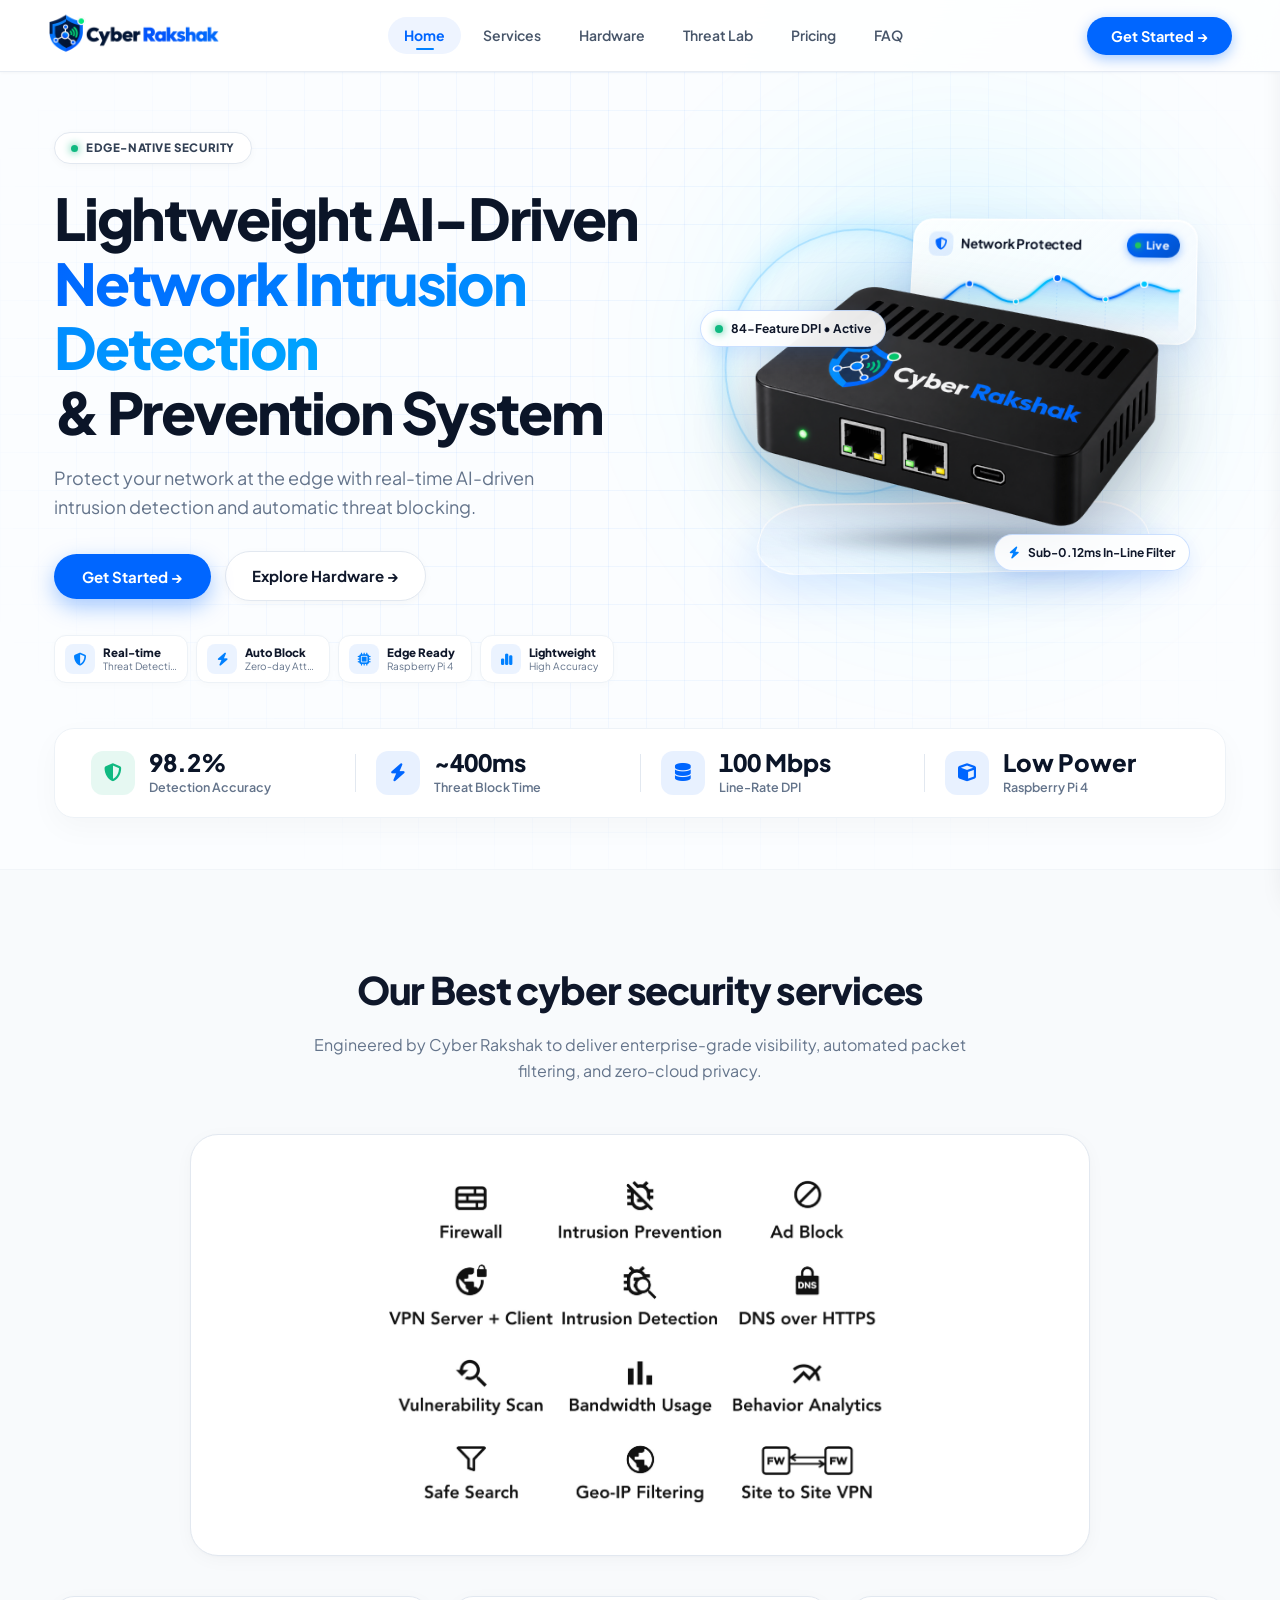
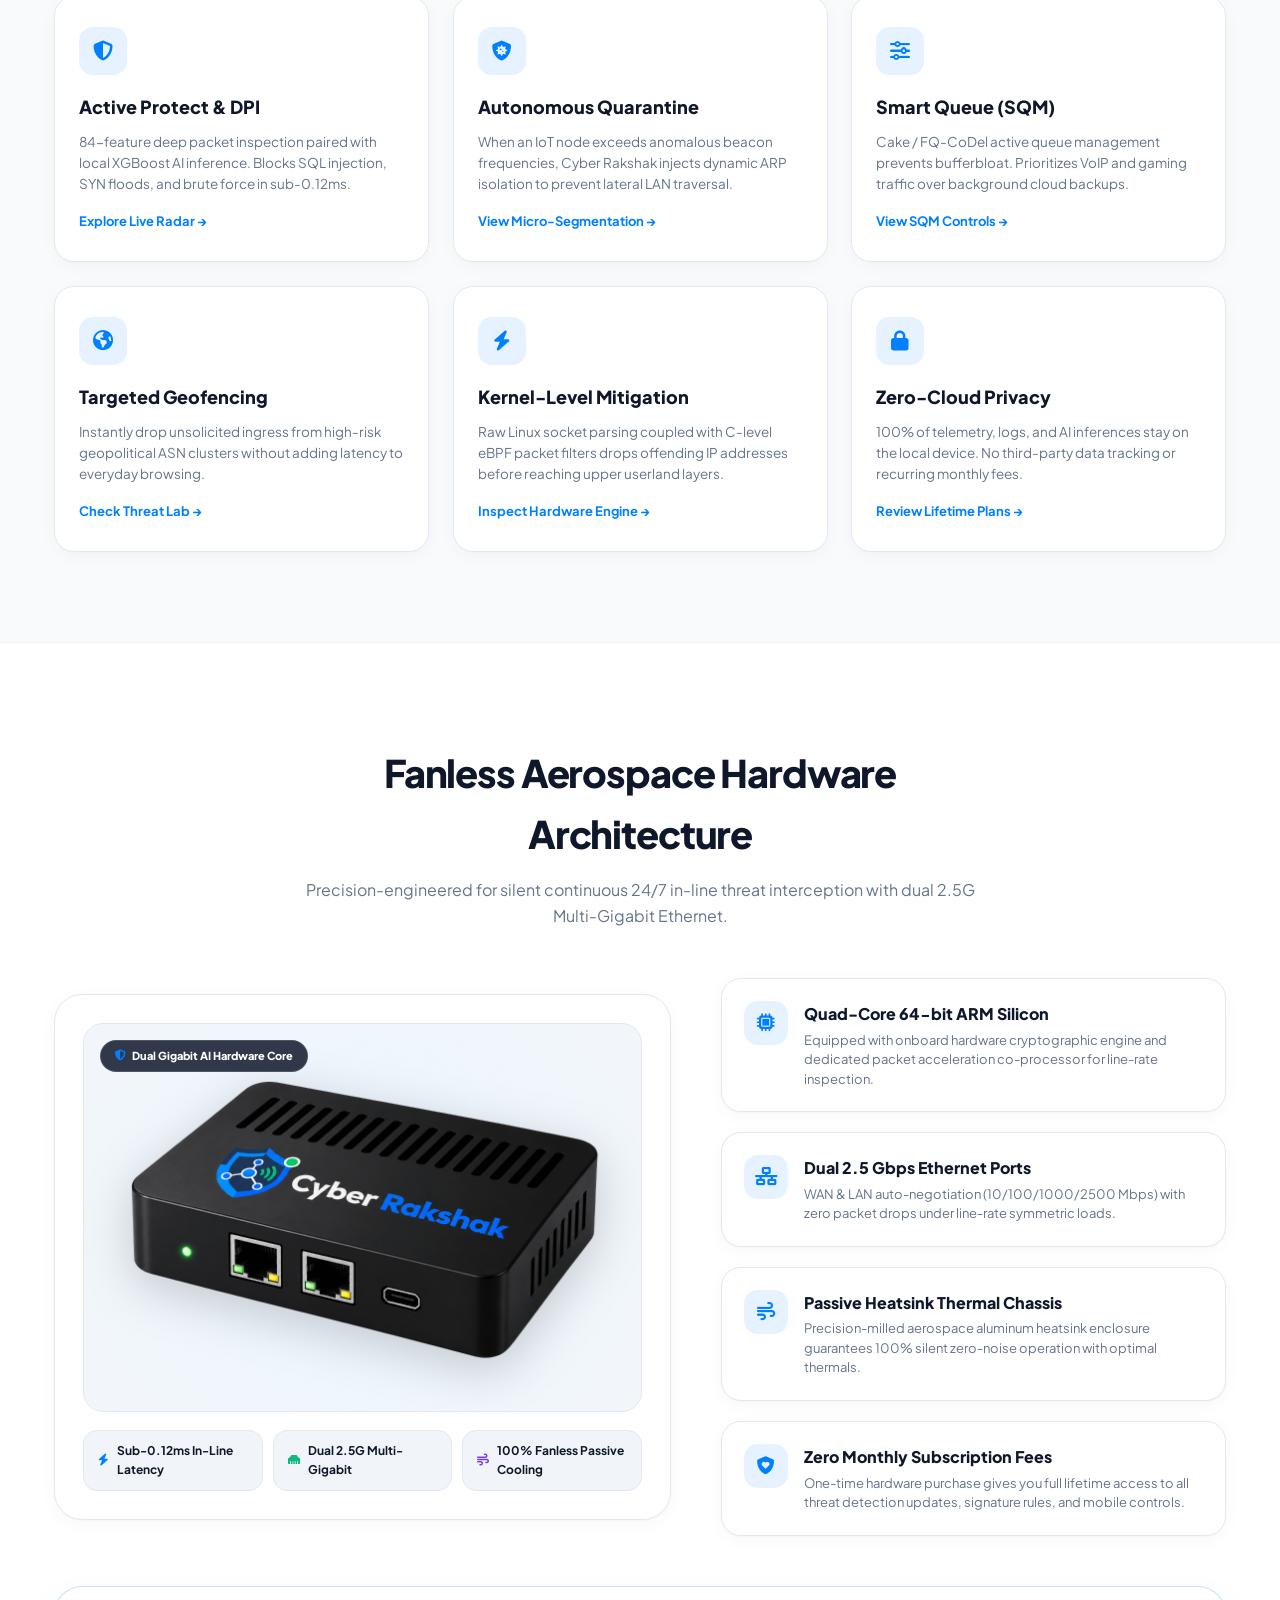
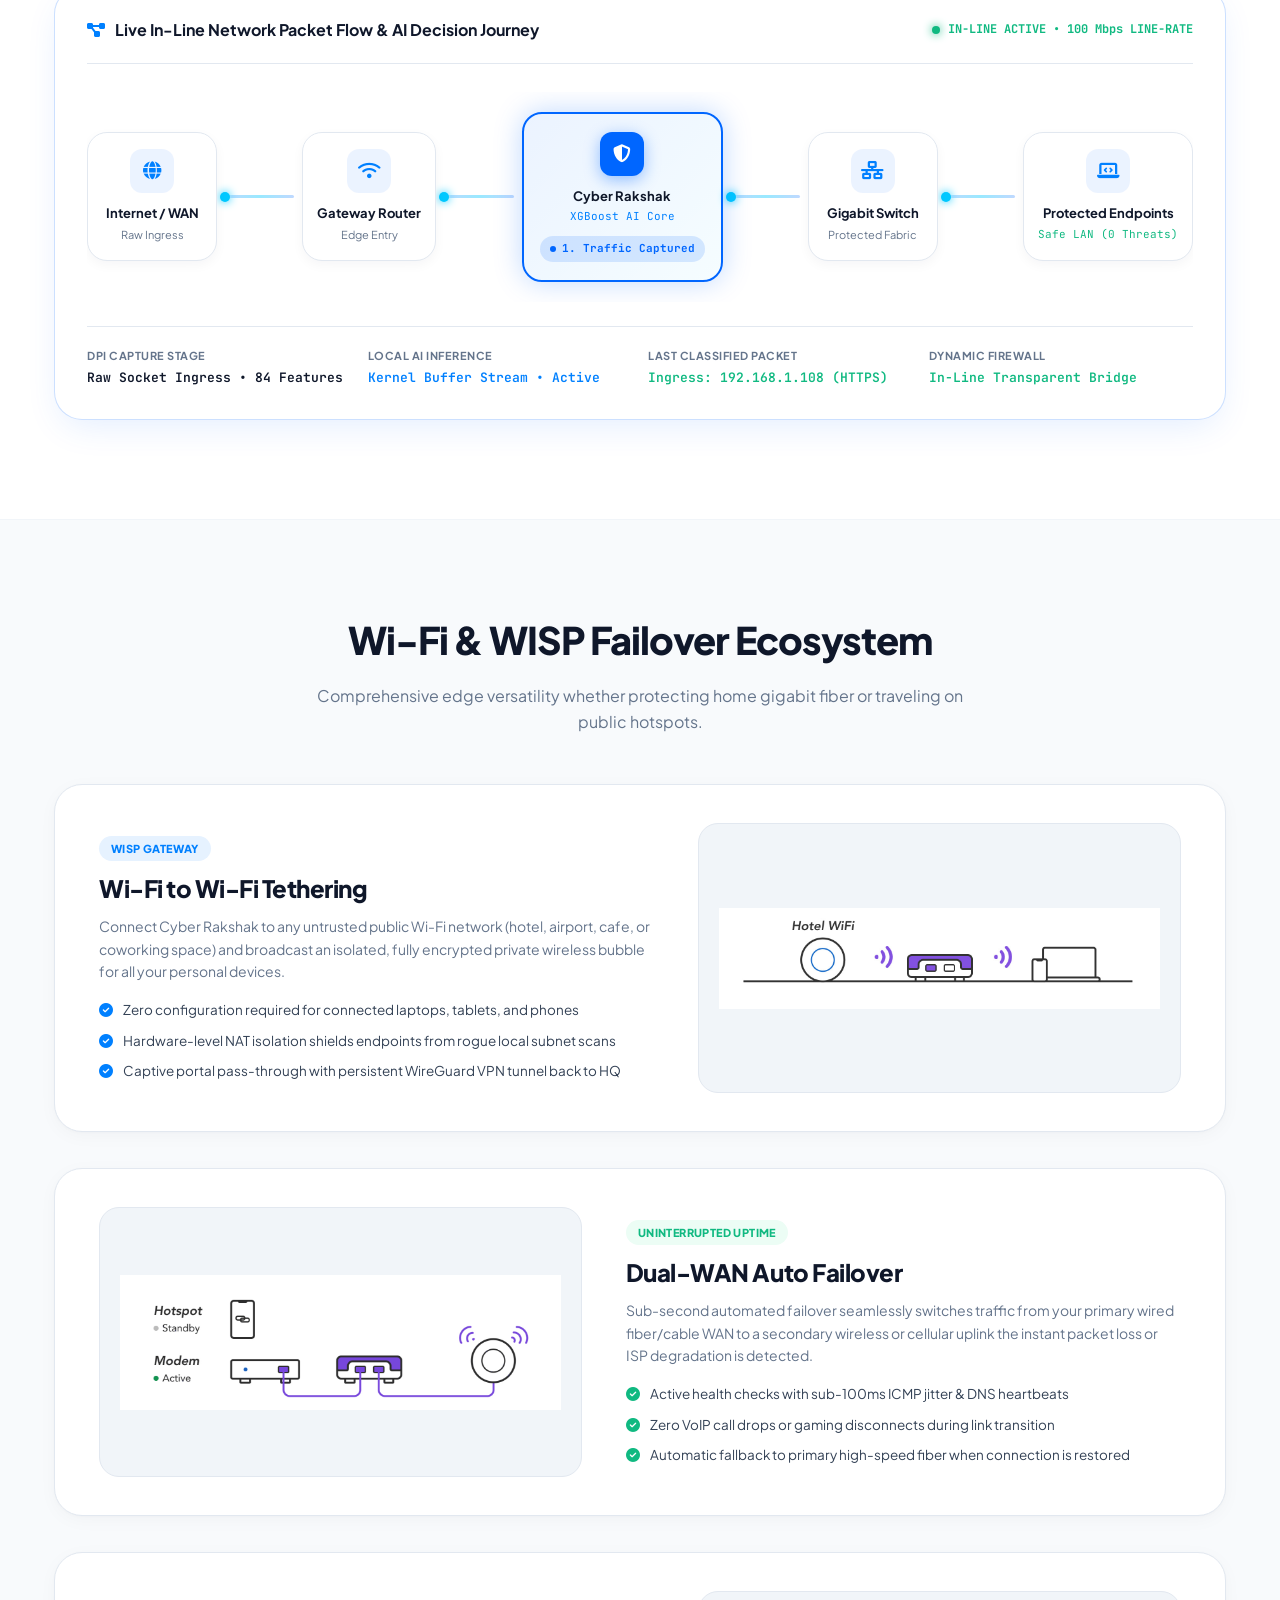
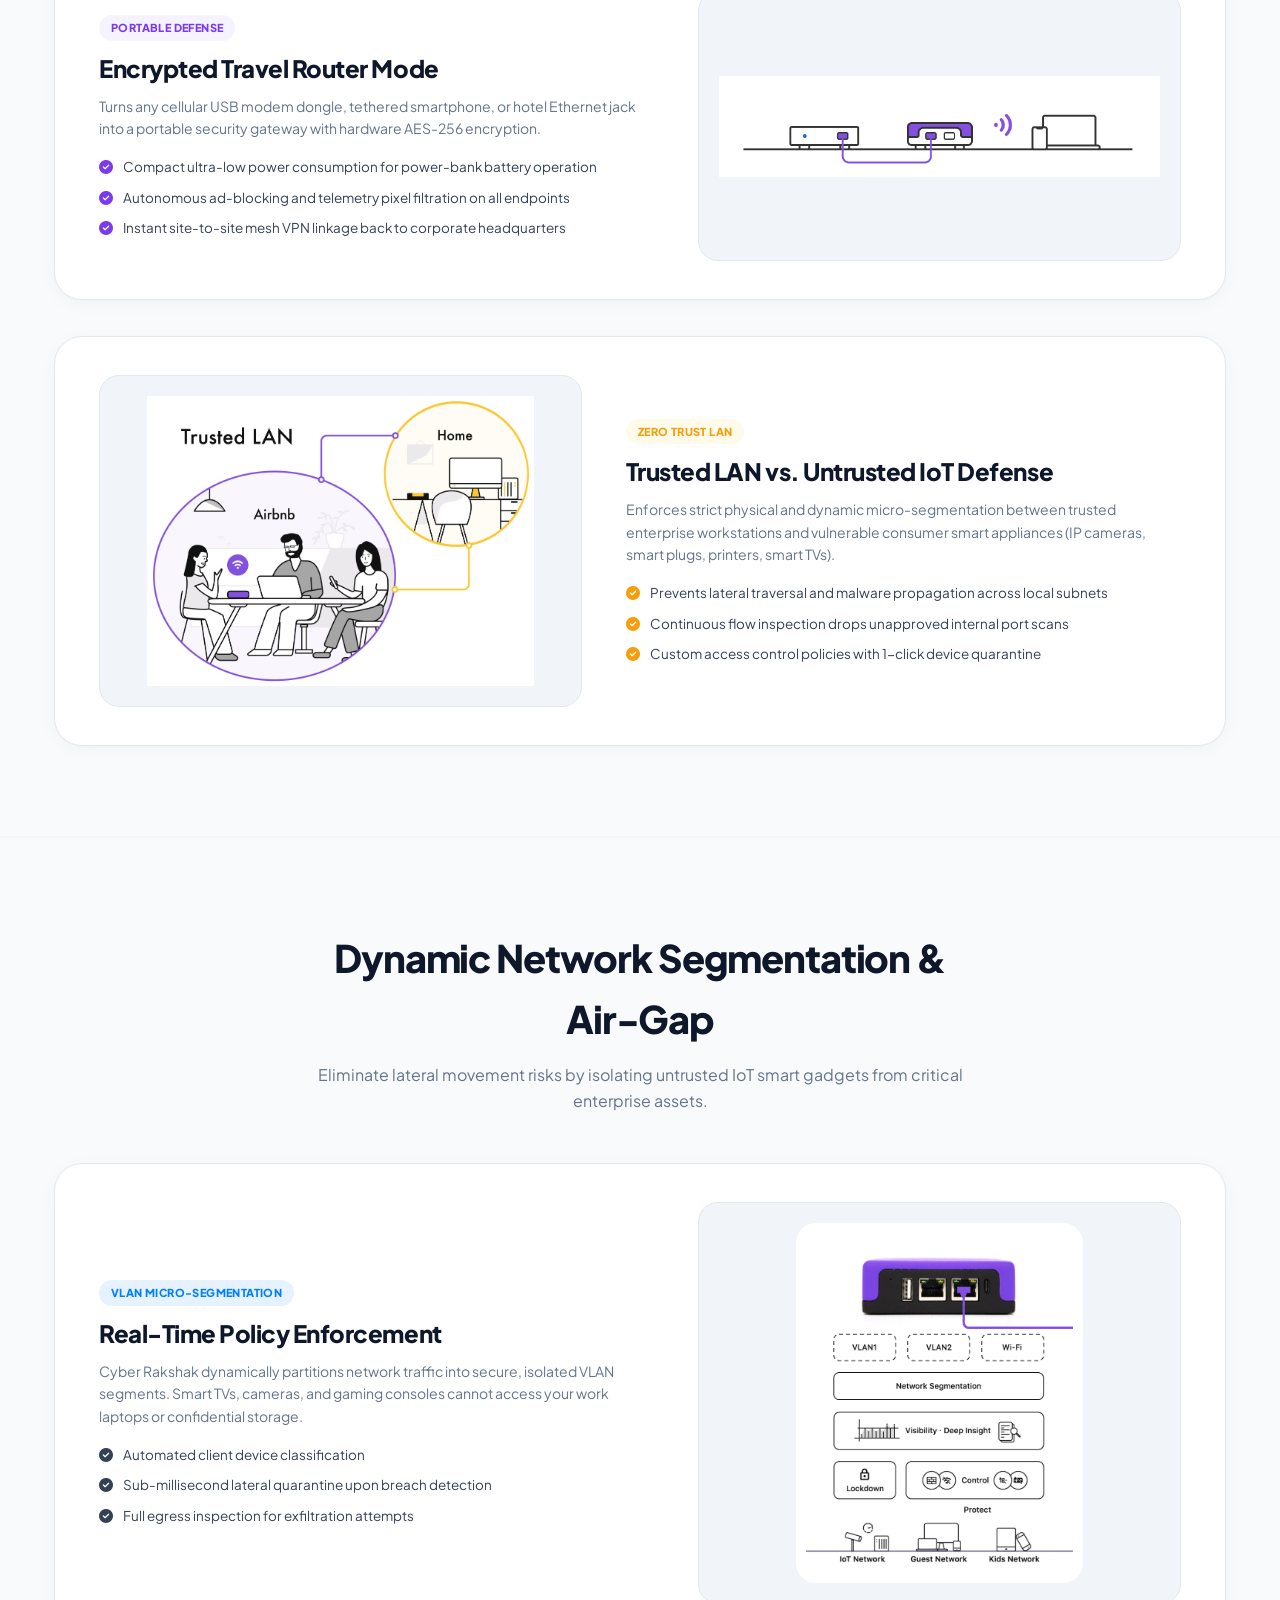
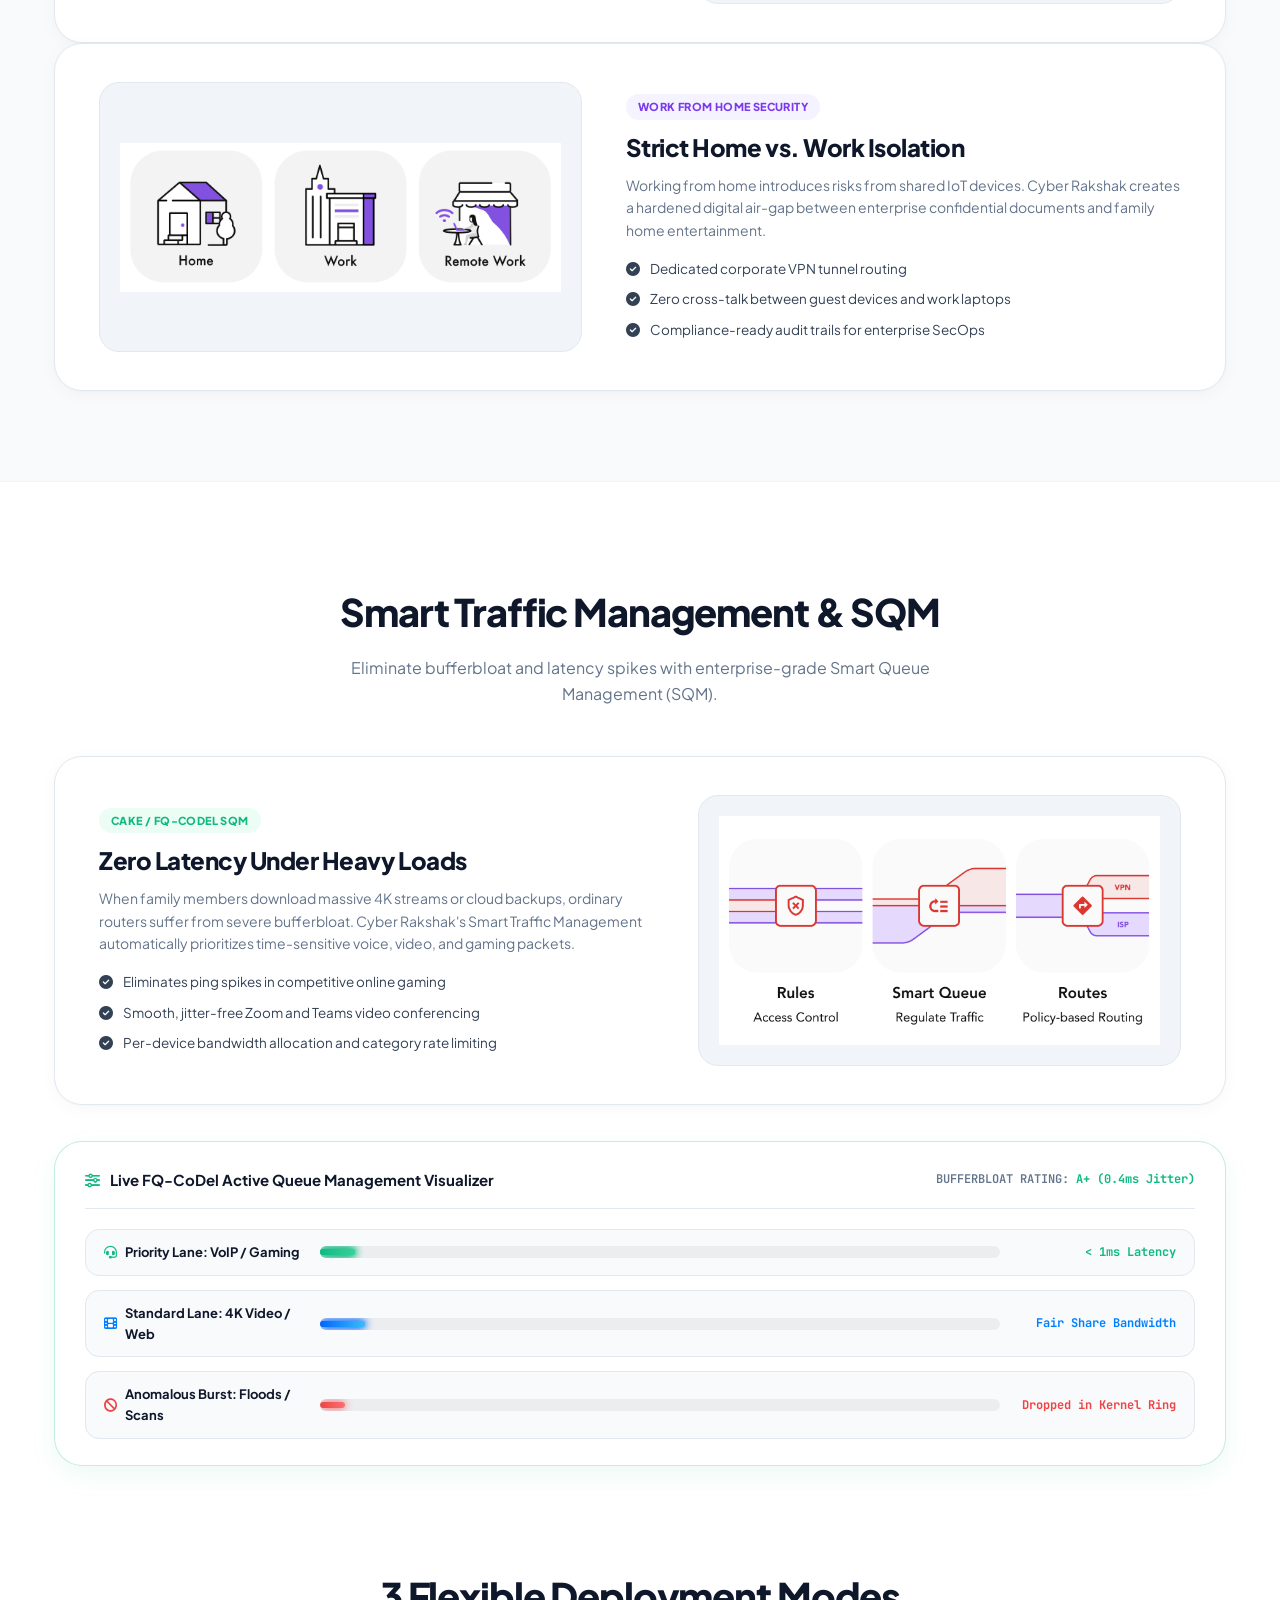
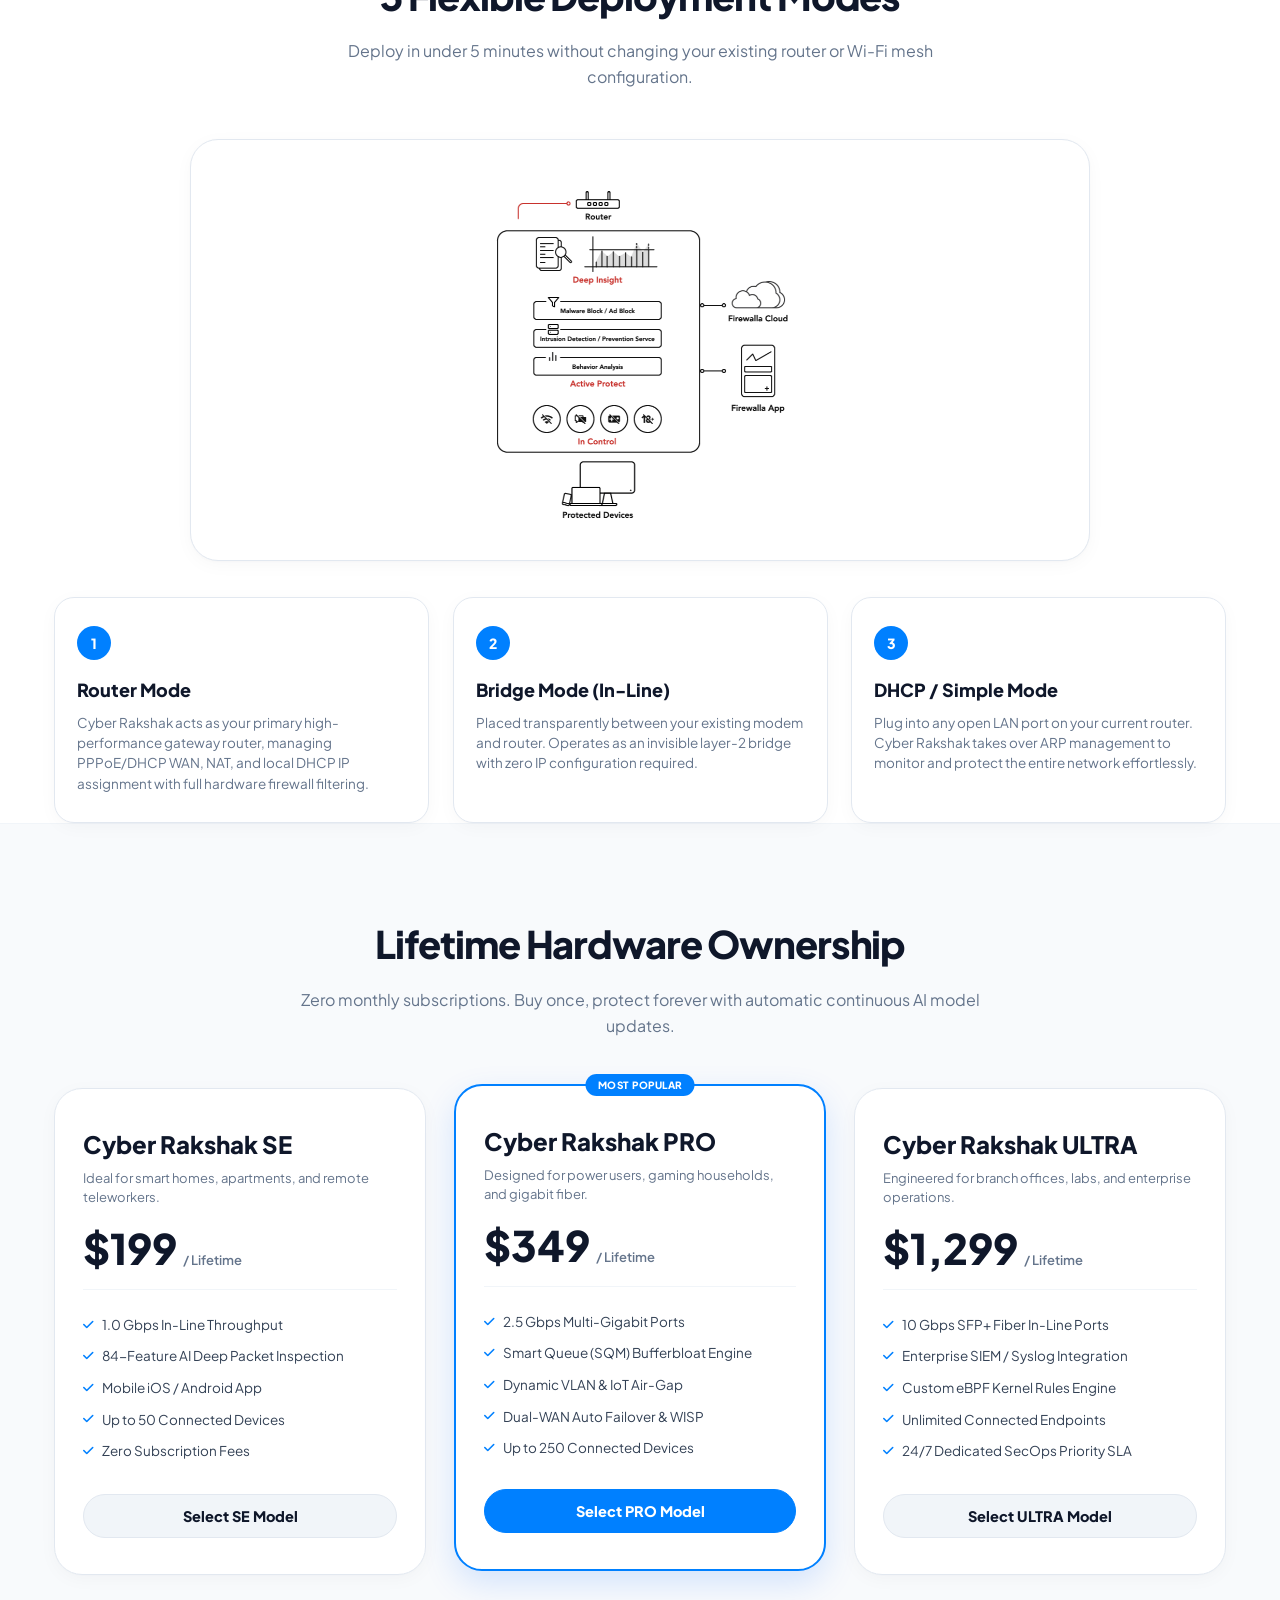
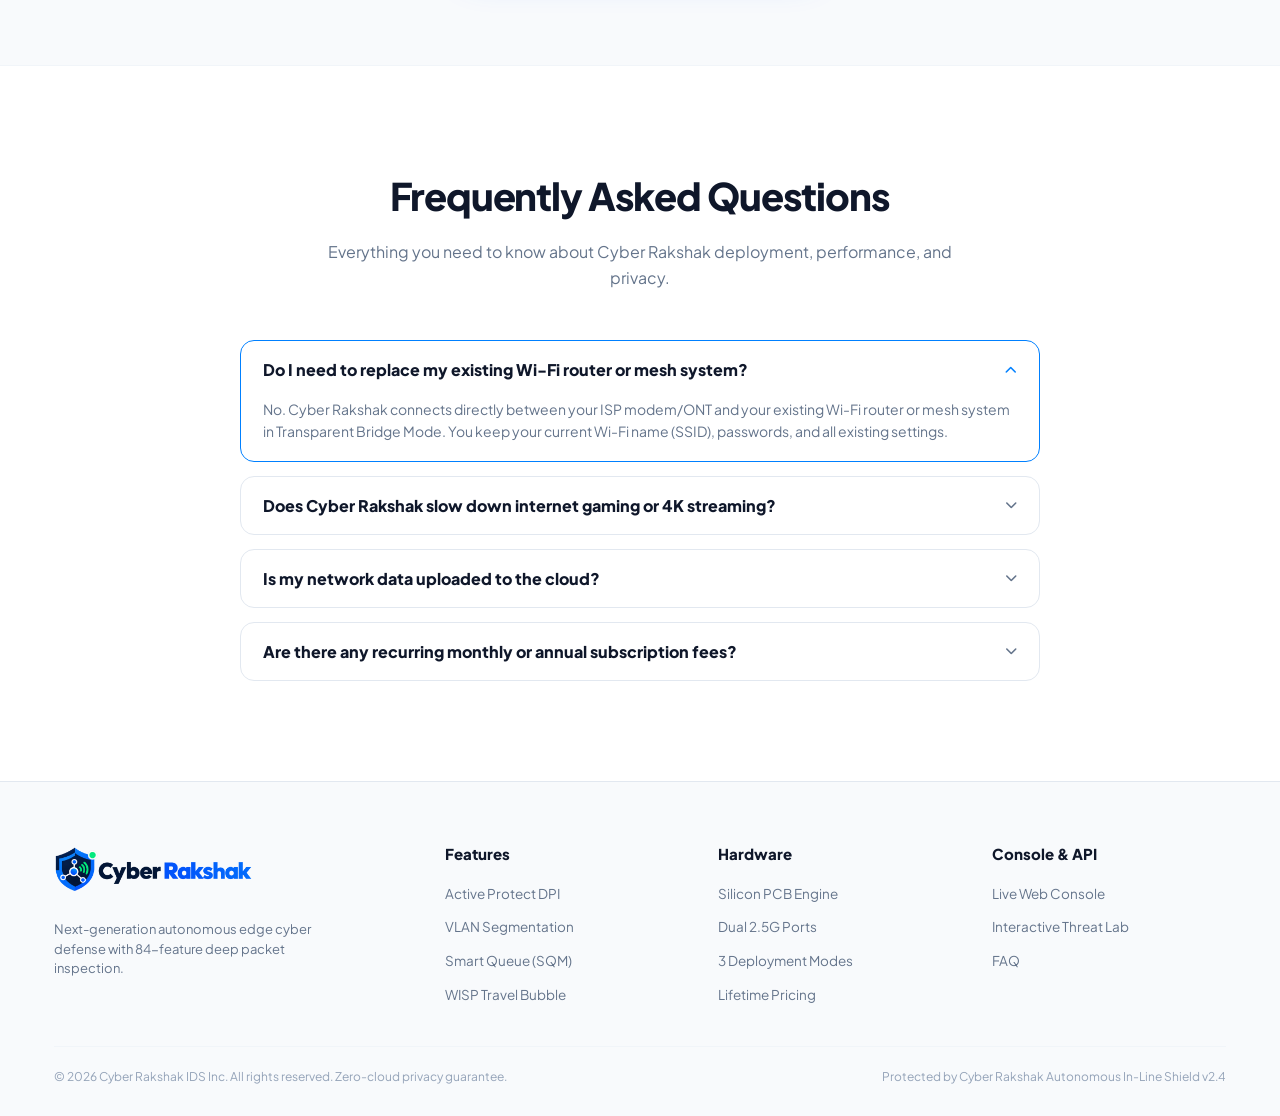
<file: showcase_website/index.html>
<!DOCTYPE html>
<html lang="en" data-theme="light">
<head>
    <meta charset="UTF-8">
    <meta name="viewport" content="width=device-width, initial-scale=1.0, maximum-scale=5.0">
    <title>Cyber Rakshak IDS | Protecting Your Digital Future with Autonomous Edge AI</title>
    <meta name="description" content="Cyber Rakshak IDS is an in-line gigabit cyber security hardware firewall powered by 84-feature Deep Packet Inspection and local XGBoost AI. Sub-0.12ms kernel mitigation with zero cloud dependency.">
    
    <!-- Modern Google Fonts -->
    <link rel="preconnect" href="https://fonts.googleapis.com">
    <link rel="preconnect" href="https://fonts.gstatic.com" crossorigin>
    <link href="https://fonts.googleapis.com/css2?family=Plus+Jakarta+Sans:wght@300;400;500;600;700;800;900&family=JetBrains+Mono:wght@400;500;600;700&family=Outfit:wght@500;600;700;800&display=swap" rel="stylesheet">
    
    <!-- Favicon -->
    <link rel="icon" type="image/png" href="assets/cyber_rakshak_brand.png">
    
    <!-- Font Awesome 6 Icons -->
    <link rel="stylesheet" href="https://cdnjs.cloudflare.com/ajax/libs/font-awesome/6.5.1/css/all.min.css">
    
    <!-- Real Google Identity Services (GIS) SDK -->
    <script src="https://accounts.google.com/gsi/client" async defer></script>
    
    <link rel="stylesheet" href="styles.css">
</head>
<body>

    <!-- Atmospheric Ambient Cyan/Blue Glow in Top-Right -->
    <div class="ambient-glow-aura"></div>

    <!-- ========================================================
         TOP NAVIGATION BAR (Exact Match to User Design Reference)
         ======================================================== -->
    <header class="site-header" id="topNav">
        <div class="container header-container">
            <!-- Brand Logo -->
            <a href="#hero" class="brand-link" aria-label="Cyber Rakshak Home">
                <img src="assets/cyber_rakshak_brand.png" alt="Cyber Rakshak" class="brand-full-logo-img" onerror="this.src='https://lh3.googleusercontent.com/d/1mfm1QIVQ8yXiE9QZMVimhO6u6XgnABFr'">
            </a>

            <!-- Center Menu Links -->
            <nav class="nav-menu-center">
                <a href="#hero" class="nav-pill-link active">Home</a>
                <a href="#services" class="nav-pill-link">Services</a>
                <a href="#hardware" class="nav-pill-link">Hardware</a>
                <a href="#interactive-lab" class="nav-pill-link">Threat Lab</a>
                <a href="#pricing" class="nav-pill-link">Pricing</a>
                <a href="#faq" class="nav-pill-link">FAQ</a>
            </nav>

            <!-- Right Actions: Get Started CTA -->
            <div class="header-right-actions">
                <div id="googleHeaderBtn" style="display: none;"></div>
                <button type="button" class="btn-clean-cta" onclick="triggerRealGoogleAuth()">
                    Get Started &rarr;
                </button>
                <button class="btn-mobile-hamburger" onclick="toggleMobileMenu()" aria-label="Toggle Navigation">
                    <i class="fa-solid fa-bars"></i>
                </button>
            </div>
        </div>
    </header>

    <!-- Mobile Drawer -->
    <div class="mobile-backdrop" id="mobBackdrop" onclick="toggleMobileMenu(false)"></div>
    <div class="mobile-menu-drawer" id="mobDrawer">
        <div class="mob-head">
            <div class="brand-link">
                <img src="assets/cyber_rakshak_brand.png" alt="Cyber Rakshak" class="brand-full-logo-img mob-logo" onerror="this.src='https://lh3.googleusercontent.com/d/1mfm1QIVQ8yXiE9QZMVimhO6u6XgnABFr'">
            </div>
            <button class="btn-close-drawer" onclick="toggleMobileMenu(false)" aria-label="Close Menu"><i class="fa-solid fa-xmark"></i></button>
        </div>
        <div class="mob-links">
            <div class="mob-group-title">NAVIGATION</div>
            <a href="#hero" onclick="toggleMobileMenu(false)"><i class="fa-solid fa-house text-blue"></i> Home</a>
            <a href="#services" onclick="toggleMobileMenu(false)"><i class="fa-solid fa-shield-halved text-blue"></i> Services</a>
            <a href="#hardware" onclick="toggleMobileMenu(false)"><i class="fa-solid fa-microchip text-purple"></i> Hardware</a>
            <a href="#interactive-lab" onclick="toggleMobileMenu(false)"><i class="fa-solid fa-flask text-green"></i> Threat Lab</a>
            <a href="#pricing" onclick="toggleMobileMenu(false)"><i class="fa-solid fa-tag text-amber"></i> Pricing</a>
            <a href="#faq" onclick="toggleMobileMenu(false)"><i class="fa-solid fa-circle-question text-muted"></i> FAQ</a>

            <div style="margin-top: 18px; display: flex; flex-direction: column; gap: 10px;">
                <div id="googleDrawerBtn" style="display: flex; justify-content: center; width: 100%; min-height: 44px;"></div>
                <button type="button" class="btn-clean-cta" onclick="triggerRealGoogleAuth(); toggleMobileMenu(false);" style="width: 100%; justify-content: center; padding: 12px;">
                    Get Started &rarr;
                </button>
            </div>
        </div>
    </div>

    <!-- ========================================================
         HERO SECTION (Exact Match to User Reference Design)
         ======================================================== -->
    <section class="hero-stage-section" id="hero">
        <!-- Animated Cyber Matrix Grid Background -->
        <div class="hero-cyber-grid-overlay"></div>
        
        <div class="container">
            
            <!-- 2-Column Side-by-Side Hero Stage -->
            <div class="hero-split-grid">
                
                <!-- Left Column: Copy, Actions & 4 Micro Cards -->
                <div class="hero-left-col reveal-hero-left">
                    
                    <!-- Green Pill Badge -->
                    <div class="hero-edge-badge">
                        <span class="badge-dot-green"></span>
                        <span class="badge-edge-text">EDGE-NATIVE SECURITY</span>
                    </div>

                    <!-- Main Headline -->
                    <h1 class="hero-main-heading">
                        Lightweight AI-Driven<br>
                        <span class="hero-blue-text">Network Intrusion Detection</span><br>
                        &amp; Prevention System
                    </h1>

                    <!-- Subtitle -->
                    <p class="hero-main-sub">
                        Protect your network at the edge with real-time AI-driven intrusion detection and automatic threat blocking.
                    </p>

                    <!-- Hero Action Buttons -->
                    <div class="hero-main-btns">
                        <button type="button" onclick="triggerRealGoogleAuth()" class="btn-hero-primary-pill btn-magnetic">
                            Get Started &rarr;
                        </button>
                        <a href="#hardware" class="btn-hero-demo-pill">
                            Explore Hardware &rarr;
                        </a>
                    </div>

                    <!-- Row of 4 Feature Micro Cards -->
                    <div class="hero-micro-row">
                        
                        <!-- Card 1: Real-time -->
                        <div class="micro-stat-card">
                            <div class="micro-icon text-blue">
                                <i class="fa-solid fa-shield-halved"></i>
                            </div>
                            <div class="micro-txt">
                                <div class="micro-head">Real-time</div>
                                <div class="micro-desc">Threat Detection</div>
                            </div>
                        </div>

                        <!-- Card 2: Auto Block -->
                        <div class="micro-stat-card">
                            <div class="micro-icon text-blue">
                                <i class="fa-solid fa-bolt"></i>
                            </div>
                            <div class="micro-txt">
                                <div class="micro-head">Auto Block</div>
                                <div class="micro-desc">Zero-day Attacks</div>
                            </div>
                        </div>

                        <!-- Card 3: Edge Ready -->
                        <div class="micro-stat-card">
                            <div class="micro-icon text-blue">
                                <i class="fa-solid fa-microchip"></i>
                            </div>
                            <div class="micro-txt">
                                <div class="micro-head">Edge Ready</div>
                                <div class="micro-desc">Raspberry Pi 4</div>
                            </div>
                        </div>

                        <!-- Card 4: Lightweight -->
                        <div class="micro-stat-card">
                            <div class="micro-icon text-blue">
                                <i class="fa-solid fa-chart-simple"></i>
                            </div>
                            <div class="micro-txt">
                                <div class="micro-head">Lightweight</div>
                                <div class="micro-desc">High Accuracy</div>
                            </div>
                        </div>

                    </div>

                </div>

                <!-- Right Column: 3D Hardware Showcase & Floating Glass Telemetry Card -->
                <div class="hero-right-col reveal-hero-right">
                    <div class="hero-showcase-stage" id="heroHardwareStage">
                        
                        <!-- Atmospheric Studio Halo & Cyber Ring -->
                        <div class="stage-ambient-aura"></div>
                        <div class="stage-cyber-ring"></div>
                        
                        <!-- Animated Radar Pulse Rings -->
                        <div class="stage-radar-ring ring-1"></div>
                        <div class="stage-radar-ring ring-2"></div>
                        
                        <!-- 3D Geometric Platform Pedestal -->
                        <div class="stage-pedestal-platform">
                            <div class="stage-pedestal-rim"></div>
                            <div class="stage-pedestal-top"></div>
                        </div>

                        <!-- Floating Frosted Glass Live Telemetry Card (Exact Mockup Match) -->
                        <div class="floating-telemetry-glass-card" id="heroMainGlassCard" data-parallax="0.035">
                            <div class="glass-card-top">
                                <div class="glass-card-title">
                                    <div class="glass-shield-icon">
                                        <i class="fa-solid fa-shield-halved"></i>
                                    </div>
                                    <span class="glass-card-heading">Network Protected</span>
                                </div>
                                <span class="pill-live-tag">
                                    <span class="live-pulse-dot"></span>
                                    Live
                                </span>
                            </div>
                            <div class="glass-wave-area">
                                <svg viewBox="0 0 340 90" preserveAspectRatio="none" class="wave-chart-svg">
                                    <defs>
                                        <linearGradient id="waveFillGrad" x1="0%" y1="0%" x2="0%" y2="100%">
                                            <stop offset="0%" stop-color="rgba(0, 102, 255, 0.32)" />
                                            <stop offset="50%" stop-color="rgba(0, 200, 255, 0.12)" />
                                            <stop offset="100%" stop-color="rgba(0, 102, 255, 0.0)" />
                                        </linearGradient>
                                        <linearGradient id="waveStrokeGrad" x1="0%" y1="0%" x2="100%" y2="0%">
                                            <stop offset="0%" stop-color="#0066ff" />
                                            <stop offset="45%" stop-color="#00c8ff" />
                                            <stop offset="75%" stop-color="#0066ff" />
                                            <stop offset="100%" stop-color="#00c8ff" />
                                        </linearGradient>
                                        <filter id="glowFilter" x="-20%" y="-20%" width="140%" height="140%">
                                            <feGaussianBlur stdDeviation="2.5" result="blur" />
                                            <feMerge>
                                                <feMergeNode in="blur" />
                                                <feMergeNode in="SourceGraphic" />
                                            </feMerge>
                                        </filter>
                                    </defs>
                                    
                                    <!-- Subtle Grid Guidelines -->
                                    <line x1="60" y1="28" x2="60" y2="90" stroke="rgba(0, 102, 255, 0.15)" stroke-dasharray="2 3" stroke-width="1" />
                                    <line x1="125" y1="52" x2="125" y2="90" stroke="rgba(0, 102, 255, 0.15)" stroke-dasharray="2 3" stroke-width="1" />
                                    <line x1="180" y1="18" x2="180" y2="90" stroke="rgba(0, 102, 255, 0.15)" stroke-dasharray="2 3" stroke-width="1" />
                                    <line x1="245" y1="46" x2="245" y2="90" stroke="rgba(0, 102, 255, 0.15)" stroke-dasharray="2 3" stroke-width="1" />
                                    <line x1="295" y1="24" x2="295" y2="90" stroke="rgba(0, 102, 255, 0.15)" stroke-dasharray="2 3" stroke-width="1" />

                                    <!-- Wave Fill Area -->
                                    <path d="M 0 60 C 30 60, 40 28, 60 28 C 85 28, 100 56, 125 52 C 150 48, 160 18, 180 18 C 205 18, 220 50, 245 46 C 270 42, 280 24, 295 24 C 315 24, 325 38, 340 32 L 340 90 L 0 90 Z" fill="url(#waveFillGrad)"></path>
                                    
                                    <!-- Wave Stroke with Glow -->
                                    <path d="M 0 60 C 30 60, 40 28, 60 28 C 85 28, 100 56, 125 52 C 150 48, 160 18, 180 18 C 205 18, 220 50, 245 46 C 270 42, 280 24, 295 24 C 315 24, 325 38, 340 32" fill="none" stroke="url(#waveStrokeGrad)" stroke-width="2.6" stroke-linecap="round" stroke-linejoin="round" filter="url(#glowFilter)" class="wave-stroke-path"></path>
                                    
                                    <!-- Peak Telemetry Nodes -->
                                    <circle cx="60" cy="28" r="4.5" fill="#0066ff" stroke="#ffffff" stroke-width="1.8" />
                                    <circle cx="125" cy="52" r="3.5" fill="#00c8ff" stroke="#ffffff" stroke-width="1.5" />
                                    <circle cx="180" cy="18" r="5" fill="#0066ff" stroke="#ffffff" stroke-width="2" />
                                    <circle cx="245" cy="46" r="3.5" fill="#00c8ff" stroke="#ffffff" stroke-width="1.5" />
                                    <circle cx="295" cy="24" r="4.5" fill="#00c8ff" stroke="#ffffff" stroke-width="1.8" />
                                </svg>
                            </div>
                        </div>

                        <!-- Micro Floating Security Chips -->
                        <div class="hero-float-chip chip-left" data-parallax="-0.03">
                            <span class="chip-pulse-green"></span>
                            <span>84-Feature DPI &bull; Active</span>
                        </div>
                        <div class="hero-float-chip chip-bottom" data-parallax="0.025">
                            <i class="fa-solid fa-bolt text-blue"></i>
                            <span>Sub-0.12ms In-Line Filter</span>
                        </div>

                        <!-- Device Contact Drop Shadow -->
                        <div class="stage-device-shadow"></div>

                        <!-- Cyber Rakshak Hardware Appliance Image -->
                        <div class="stage-device-wrapper" id="heroDeviceWrapper">
                            <img src="assets/cyber_rakshak_device.png" alt="Cyber Rakshak Autonomous AI Defense Hardware Appliance" class="stage-hardware-device-img">
                        </div>

                    </div>
                </div>

            </div>

            <!-- Full-Width Bottom Stats Glass Banner (Interactive Count-Up Counters) -->
            <div class="hero-bottom-stats-banner reveal-on-scroll">
                
                <!-- Stat 1: 98.2% Detection Accuracy -->
                <div class="banner-stat-item">
                    <div class="banner-icon-box icon-mint">
                        <i class="fa-solid fa-shield-halved"></i>
                    </div>
                    <div class="banner-stat-content">
                        <div class="banner-stat-val counter-stat" data-target="98.2" data-decimals="1" data-suffix="%">98.2%</div>
                        <div class="banner-stat-lbl">Detection Accuracy</div>
                    </div>
                </div>

                <div class="banner-divider"></div>

                <!-- Stat 2: ~400ms Threat Block Time -->
                <div class="banner-stat-item">
                    <div class="banner-icon-box icon-electric">
                        <i class="fa-solid fa-bolt"></i>
                    </div>
                    <div class="banner-stat-content">
                        <div class="banner-stat-val counter-stat" data-target="400" data-prefix="~" data-suffix="ms">~400ms</div>
                        <div class="banner-stat-lbl">Threat Block Time</div>
                    </div>
                </div>

                <div class="banner-divider"></div>

                <!-- Stat 3: 100 Mbps Line-Rate DPI -->
                <div class="banner-stat-item">
                    <div class="banner-icon-box icon-electric">
                        <i class="fa-solid fa-database"></i>
                    </div>
                    <div class="banner-stat-content">
                        <div class="banner-stat-val counter-stat" data-target="100" data-suffix=" Mbps">100 Mbps</div>
                        <div class="banner-stat-lbl">Line-Rate DPI</div>
                    </div>
                </div>

                <div class="banner-divider"></div>

                <!-- Stat 4: Low Power Raspberry Pi 4 -->
                <div class="banner-stat-item">
                    <div class="banner-icon-box icon-electric">
                        <i class="fa-solid fa-cube"></i>
                    </div>
                    <div class="banner-stat-content">
                        <div class="banner-stat-val text-glow" data-text="Low Power">Low Power</div>
                        <div class="banner-stat-lbl">Raspberry Pi 4</div>
                    </div>
                </div>

            </div>

        </div>
    </section>



    <!-- ========================================================
         SECTION 1: "Our Best cyber security services"
         ======================================================== -->
    <section class="services-section" id="services">
        <div class="container">
            
            <div class="section-title-wrap">
                <h2 class="section-title-clean">Our Best cyber security services</h2>
                <p class="section-desc-clean">
                    Engineered by Cyber Rakshak to deliver enterprise-grade visibility, automated packet filtering, and zero-cloud privacy.
                </p>
            </div>

            <!-- Features Icon Grid Asset from User (Optimized Size) -->
            <div class="asset-center-card">
                <img src="assets/features_icon_45affabe-aed8-4848-8291-a58893f74abd.jpg_v=1641816516.png" alt="Cyber Rakshak Security Capabilities Matrix" class="asset-img-features">
            </div>

            <div class="services-grid-6">
                
                <!-- Service 1: Active Protect -->
                <div class="service-box-clean">
                    <div class="service-icon-wrap">
                        <i class="fa-solid fa-shield-halved"></i>
                    </div>
                    <h3>Active Protect &amp; DPI</h3>
                    <p>84-feature deep packet inspection paired with local XGBoost AI inference. Blocks SQL injection, SYN floods, and brute force in sub-0.12ms.</p>
                    <a href="#interactive-lab" class="service-learn-link">Explore Live Radar &rarr;</a>
                </div>

                <!-- Service 2: VqLAN Quarantine -->
                <div class="service-box-clean">
                    <div class="service-icon-wrap">
                        <i class="fa-solid fa-shield-virus"></i>
                    </div>
                    <h3>Autonomous Quarantine</h3>
                    <p>When an IoT node exceeds anomalous beacon frequencies, Cyber Rakshak injects dynamic ARP isolation to prevent lateral LAN traversal.</p>
                    <a href="#segmentation" class="service-learn-link">View Micro-Segmentation &rarr;</a>
                </div>

                <!-- Service 3: Smart Traffic SQM -->
                <div class="service-box-clean">
                    <div class="service-icon-wrap">
                        <i class="fa-solid fa-sliders"></i>
                    </div>
                    <h3>Smart Queue (SQM)</h3>
                    <p>Cake / FQ-CoDel active queue management prevents bufferbloat. Prioritizes VoIP and gaming traffic over background cloud backups.</p>
                    <a href="#traffic-mgmt" class="service-learn-link">View SQM Controls &rarr;</a>
                </div>

                <!-- Service 4: Zero-Trust Geofencing -->
                <div class="service-box-clean">
                    <div class="service-icon-wrap">
                        <i class="fa-solid fa-earth-americas"></i>
                    </div>
                    <h3>Targeted Geofencing</h3>
                    <p>Instantly drop unsolicited ingress from high-risk geopolitical ASN clusters without adding latency to everyday browsing.</p>
                    <a href="#interactive-lab" class="service-learn-link">Check Threat Lab &rarr;</a>
                </div>

                <!-- Service 5: Sub-0.12ms IPTables Drop -->
                <div class="service-box-clean">
                    <div class="service-icon-wrap">
                        <i class="fa-solid fa-bolt"></i>
                    </div>
                    <h3>Kernel-Level Mitigation</h3>
                    <p>Raw Linux socket parsing coupled with C-level eBPF packet filters drops offending IP addresses before reaching upper userland layers.</p>
                    <a href="#hardware" class="service-learn-link">Inspect Hardware Engine &rarr;</a>
                </div>

                <!-- Service 6: Privacy by Design -->
                <div class="service-box-clean">
                    <div class="service-icon-wrap">
                        <i class="fa-solid fa-lock"></i>
                    </div>
                    <h3>Zero-Cloud Privacy</h3>
                    <p>100% of telemetry, logs, and AI inferences stay on the local device. No third-party data tracking or recurring monthly fees.</p>
                    <a href="#pricing" class="service-learn-link">Review Lifetime Plans &rarr;</a>
                </div>

            </div>

        </div>
    </section>

    <!-- ========================================================
         HARDWARE ARCHITECTURE STAGE
         ======================================================== -->
    <section class="hardware-section" id="hardware">
        <div class="container">
            
            <div class="section-title-wrap">
                <h2 class="section-title-clean">Fanless Aerospace Hardware Architecture</h2>
                <p class="section-desc-clean">
                    Precision-engineered for silent continuous 24/7 in-line threat interception with dual 2.5G Multi-Gigabit Ethernet.
                </p>
            </div>

            <div class="hardware-stage-clean">
                
                <!-- Interactive Stage Display -->
                <div class="hw-preview-box">
                    <div class="hw-main-display">
                        <img id="hwMainImg" src="assets/cyber_rakshak_device.png" alt="Cyber Rakshak Hardware Edge Appliance" class="asset-img-hardware-main">
                        <span class="hw-badge-tag"><i class="fa-solid fa-shield-halved text-blue"></i> Dual Gigabit AI Hardware Core</span>
                    </div>

                    <!-- Hardware Feature Highlight Badges -->
                    <div class="hw-highlights-row">
                        <div class="hw-feature-chip">
                            <i class="fa-solid fa-bolt text-blue"></i>
                            <span>Sub-0.12ms In-Line Latency</span>
                        </div>
                        <div class="hw-feature-chip">
                            <i class="fa-solid fa-ethernet text-green"></i>
                            <span>Dual 2.5G Multi-Gigabit</span>
                        </div>
                        <div class="hw-feature-chip">
                            <i class="fa-solid fa-wind text-purple"></i>
                            <span>100% Fanless Passive Cooling</span>
                        </div>
                    </div>
                </div>

                <!-- Hardware Specs Column -->
                <div class="hw-specs-column">
                    
                    <div class="hw-spec-card">
                        <div class="hw-spec-icon"><i class="fa-solid fa-microchip"></i></div>
                        <div class="hw-spec-text">
                            <h4>Quad-Core 64-bit ARM Silicon</h4>
                            <p>Equipped with onboard hardware cryptographic engine and dedicated packet acceleration co-processor for line-rate inspection.</p>
                        </div>
                    </div>

                    <div class="hw-spec-card">
                        <div class="hw-spec-icon"><i class="fa-solid fa-network-wired"></i></div>
                        <div class="hw-spec-text">
                            <h4>Dual 2.5 Gbps Ethernet Ports</h4>
                            <p>WAN &amp; LAN auto-negotiation (10/100/1000/2500 Mbps) with zero packet drops under line-rate symmetric loads.</p>
                        </div>
                    </div>

                    <div class="hw-spec-card">
                        <div class="hw-spec-icon"><i class="fa-solid fa-wind"></i></div>
                        <div class="hw-spec-text">
                            <h4>Passive Heatsink Thermal Chassis</h4>
                            <p>Precision-milled aerospace aluminum heatsink enclosure guarantees 100% silent zero-noise operation with optimal thermals.</p>
                        </div>
                    </div>

                    <div class="hw-spec-card">
                        <div class="hw-spec-icon"><i class="fa-solid fa-shield-heart"></i></div>
                        <div class="hw-spec-text">
                            <h4>Zero Monthly Subscription Fees</h4>
                            <p>One-time hardware purchase gives you full lifetime access to all threat detection updates, signature rules, and mobile controls.</p>
                        </div>
                    </div>

                </div>

            </div>

            <!-- Live Interactive In-Line Network Packet Journey Architecture -->
            <div class="interactive-network-pipeline-container reveal-on-scroll">
                <div class="pipeline-header">
                    <div class="pipeline-title">
                        <i class="fa-solid fa-diagram-project text-blue"></i>
                        <span>Live In-Line Network Packet Flow &amp; AI Decision Journey</span>
                    </div>
                    <div class="pipeline-status">
                        <span class="pulse-indicator-emerald"></span>
                        <span class="font-mono">IN-LINE ACTIVE &bull; 100 Mbps LINE-RATE</span>
                    </div>
                </div>
                
                <div class="network-topology-flow">
                    <!-- Node 1: Internet WAN -->
                    <div class="topo-node" id="node-wan" title="Raw Incoming Packet Ingress">
                        <div class="topo-icon-box"><i class="fa-solid fa-globe"></i></div>
                        <div class="topo-label">Internet / WAN</div>
                        <div class="topo-sub">Raw Ingress</div>
                    </div>

                    <!-- Cable 1 -->
                    <div class="topo-cable">
                        <div class="cable-line"></div>
                        <div class="traveling-packet packet-1"></div>
                    </div>

                    <!-- Node 2: Gateway Router -->
                    <div class="topo-node" id="node-router" title="Border Gateway">
                        <div class="topo-icon-box"><i class="fa-solid fa-wifi"></i></div>
                        <div class="topo-label">Gateway Router</div>
                        <div class="topo-sub">Edge Entry</div>
                    </div>

                    <!-- Cable 2 -->
                    <div class="topo-cable">
                        <div class="cable-line"></div>
                        <div class="traveling-packet packet-2"></div>
                    </div>

                    <!-- Node 3: CYBER RAKSHAK CORE APPLIANCE (Hero Node) -->
                    <div class="topo-node topo-core-node" id="node-cyberrakshak" title="Cyber Rakshak Autonomous AI Engine">
                        <div class="core-glow-aura"></div>
                        <div class="topo-icon-box core-icon"><i class="fa-solid fa-shield-halved"></i></div>
                        <div class="topo-label">Cyber Rakshak</div>
                        <div class="topo-sub text-blue font-mono">XGBoost AI Core</div>
                        
                        <!-- Live Dynamic Step HUD -->
                        <div class="core-step-badge" id="coreLiveStep">
                            <span class="step-dot-pulse"></span>
                            <span id="coreLiveStepText">1. Traffic Captured</span>
                        </div>
                    </div>

                    <!-- Cable 3 -->
                    <div class="topo-cable">
                        <div class="cable-line"></div>
                        <div class="traveling-packet packet-3"></div>
                    </div>

                    <!-- Node 4: Gigabit Switch / Mesh -->
                    <div class="topo-node" id="node-switch" title="Internal LAN Switch">
                        <div class="topo-icon-box"><i class="fa-solid fa-network-wired"></i></div>
                        <div class="topo-label">Gigabit Switch</div>
                        <div class="topo-sub">Protected Fabric</div>
                    </div>

                    <!-- Cable 4 -->
                    <div class="topo-cable">
                        <div class="cable-line"></div>
                        <div class="traveling-packet packet-4"></div>
                    </div>

                    <!-- Node 5: Protected Endpoints & IoT -->
                    <div class="topo-node" id="node-endpoints" title="Workstations, Laptops & IoT">
                        <div class="topo-icon-box"><i class="fa-solid fa-laptop-code"></i></div>
                        <div class="topo-label">Protected Endpoints</div>
                        <div class="topo-sub text-green font-mono">Safe LAN (0 Threats)</div>
                    </div>
                </div>

                <!-- Live Interactive Telemetry Terminal Bar -->
                <div class="pipeline-hud-strip">
                    <div class="hud-item">
                        <span class="hud-label">DPI CAPTURE STAGE</span>
                        <span class="hud-value font-mono" id="hudDpiStage">Raw Socket &bull; 84 Features</span>
                    </div>
                    <div class="hud-item">
                        <span class="hud-label">LOCAL AI INFERENCE</span>
                        <span class="hud-value font-mono text-blue" id="hudAiInference">XGBoost Edge &bull; 0.08ms</span>
                    </div>
                    <div class="hud-item">
                        <span class="hud-label">LAST CLASSIFIED PACKET</span>
                        <span class="hud-value font-mono text-green" id="hudPacketStatus">Allowed (Safe TCP Stream)</span>
                    </div>
                    <div class="hud-item">
                        <span class="hud-label">DYNAMIC FIREWALL</span>
                        <span class="hud-value font-mono text-green" id="hudMitigationStatus">Line-Rate Active &bull; Sub-0.12ms</span>
                    </div>
                </div>
            </div>

        </div>
    </section>

    <!-- ========================================================
         WI-FI, WISP & FAILOVER ECOSYSTEM (Full-Width Feature Cards)
         ======================================================== -->
    <section class="services-section" id="wifi-wisp">
        <div class="container">
            
            <div class="section-title-wrap">
                <h2 class="section-title-clean">Wi-Fi &amp; WISP Failover Ecosystem</h2>
                <p class="section-desc-clean">
                    Comprehensive edge versatility whether protecting home gigabit fiber or traveling on public hotspots.
                </p>
            </div>

            <div class="wifi-full-cards-stack">
                
                <!-- Card 1: Wi-Fi to Wi-Fi WISP -->
                <div class="clean-feature-split-card">
                    <div class="split-desc-body">
                        <span class="quad-tag-pill pill-blue">WISP Gateway</span>
                        <h3>Wi-Fi to Wi-Fi Tethering</h3>
                        <p>
                            Connect Cyber Rakshak to any untrusted public Wi-Fi network (hotel, airport, cafe, or coworking space) and broadcast an isolated, fully encrypted private wireless bubble for all your personal devices.
                        </p>
                        <ul class="split-bullet-list">
                            <li><i class="fa-solid fa-circle-check text-blue"></i> Zero configuration required for connected laptops, tablets, and phones</li>
                            <li><i class="fa-solid fa-circle-check text-blue"></i> Hardware-level NAT isolation shields endpoints from rogue local subnet scans</li>
                            <li><i class="fa-solid fa-circle-check text-blue"></i> Captive portal pass-through with persistent WireGuard VPN tunnel back to HQ</li>
                        </ul>
                    </div>
                    <div class="split-media-box">
                        <img src="assets/Wifi_to_Wifi.jpg_v=1641816991.png" alt="Wi-Fi to Wi-Fi WISP Tethering Diagram" class="asset-img-diagram">
                    </div>
                </div>

                <!-- Card 2: WAN Failover (GIF) -->
                <div class="clean-feature-split-card reverse-split">
                    <div class="split-media-box">
                        <img src="assets/wifiwan_failover.gif_v=1641816933.png" alt="Dual-WAN Auto Failover Animation" class="asset-img-diagram">
                    </div>
                    <div class="split-desc-body">
                        <span class="quad-tag-pill pill-green">Uninterrupted Uptime</span>
                        <h3>Dual-WAN Auto Failover</h3>
                        <p>
                            Sub-second automated failover seamlessly switches traffic from your primary wired fiber/cable WAN to a secondary wireless or cellular uplink the instant packet loss or ISP degradation is detected.
                        </p>
                        <ul class="split-bullet-list">
                            <li><i class="fa-solid fa-circle-check text-green"></i> Active health checks with sub-100ms ICMP jitter &amp; DNS heartbeats</li>
                            <li><i class="fa-solid fa-circle-check text-green"></i> Zero VoIP call drops or gaming disconnects during link transition</li>
                            <li><i class="fa-solid fa-circle-check text-green"></i> Automatic fallback to primary high-speed fiber when connection is restored</li>
                        </ul>
                    </div>
                </div>

                <!-- Card 3: Wi-Fi Hotspot Mode -->
                <div class="clean-feature-split-card">
                    <div class="split-desc-body">
                        <span class="quad-tag-pill pill-purple">Portable Defense</span>
                        <h3>Encrypted Travel Router Mode</h3>
                        <p>
                            Turns any cellular USB modem dongle, tethered smartphone, or hotel Ethernet jack into a portable security gateway with hardware AES-256 encryption.
                        </p>
                        <ul class="split-bullet-list">
                            <li><i class="fa-solid fa-circle-check text-purple"></i> Compact ultra-low power consumption for power-bank battery operation</li>
                            <li><i class="fa-solid fa-circle-check text-purple"></i> Autonomous ad-blocking and telemetry pixel filtration on all endpoints</li>
                            <li><i class="fa-solid fa-circle-check text-purple"></i> Instant site-to-site mesh VPN linkage back to corporate headquarters</li>
                        </ul>
                    </div>
                    <div class="split-media-box">
                        <img src="assets/Wifi_Hotspot.jpg_v=1641816995.png" alt="Wi-Fi Travel Hotspot Mode" class="asset-img-diagram">
                    </div>
                </div>

                <!-- Card 4: Trusted LAN Segment -->
                <div class="clean-feature-split-card reverse-split">
                    <div class="split-media-box">
                        <img src="assets/TrustedLAN.jpg_v=1641817097.png" alt="Trusted LAN Segment Protection" class="asset-img-diagram">
                    </div>
                    <div class="split-desc-body">
                        <span class="quad-tag-pill pill-amber">Zero Trust LAN</span>
                        <h3>Trusted LAN vs. Untrusted IoT Defense</h3>
                        <p>
                            Enforces strict physical and dynamic micro-segmentation between trusted enterprise workstations and vulnerable consumer smart appliances (IP cameras, smart plugs, printers, smart TVs).
                        </p>
                        <ul class="split-bullet-list">
                            <li><i class="fa-solid fa-circle-check text-amber"></i> Prevents lateral traversal and malware propagation across local subnets</li>
                            <li><i class="fa-solid fa-circle-check text-amber"></i> Continuous flow inspection drops unapproved internal port scans</li>
                            <li><i class="fa-solid fa-circle-check text-amber"></i> Custom access control policies with 1-click device quarantine</li>
                        </ul>
                    </div>
                </div>

            </div>

        </div>
    </section>

    <!-- ========================================================
         NETWORK SEGMENTATION & AIR-GAP (VLAN ANIMATION + HOME/WORK)
         ======================================================== -->
    <section class="services-section" id="segmentation">
        <div class="container">
            
            <div class="section-title-wrap">
                <h2 class="section-title-clean">Dynamic Network Segmentation &amp; Air-Gap</h2>
                <p class="section-desc-clean">
                    Eliminate lateral movement risks by isolating untrusted IoT smart gadgets from critical enterprise assets.
                </p>
            </div>

            <!-- Split Card 1: VLAN Animation GIF -->
            <div class="clean-feature-split-card">
                <div class="split-desc-body">
                    <span class="quad-tag-pill pill-blue">VLAN Micro-Segmentation</span>
                    <h3>Real-Time Policy Enforcement</h3>
                    <p>
                        Cyber Rakshak dynamically partitions network traffic into secure, isolated VLAN segments. Smart TVs, cameras, and gaming consoles cannot access your work laptops or confidential storage.
                    </p>
                    <ul class="split-bullet-list">
                        <li><i class="fa-solid fa-circle-check"></i> Automated client device classification</li>
                        <li><i class="fa-solid fa-circle-check"></i> Sub-millisecond lateral quarantine upon breach detection</li>
                        <li><i class="fa-solid fa-circle-check"></i> Full egress inspection for exfiltration attempts</li>
                    </ul>
                </div>
                <div class="split-media-box">
                    <img src="assets/Segmentation_anim_7c35d608-cc31-4da8-b002-d4b3aeb57d4c.gif_v=1642145518.png" alt="Dynamic VLAN Segmentation Animation" class="asset-img-portrait">
                </div>
            </div>

            <!-- Split Card 2: Home vs Work Air-Gap -->
            <div class="clean-feature-split-card reverse-split">
                <div class="split-media-box">
                    <img src="assets/home_work_3_1.png_v=1641816445.png" alt="Home vs Work Network Isolation Diagram" class="asset-img-diagram">
                </div>
                <div class="split-desc-body">
                    <span class="quad-tag-pill pill-purple">Work From Home Security</span>
                    <h3>Strict Home vs. Work Isolation</h3>
                    <p>
                        Working from home introduces risks from shared IoT devices. Cyber Rakshak creates a hardened digital air-gap between enterprise confidential documents and family home entertainment.
                    </p>
                    <ul class="split-bullet-list">
                        <li><i class="fa-solid fa-circle-check"></i> Dedicated corporate VPN tunnel routing</li>
                        <li><i class="fa-solid fa-circle-check"></i> Zero cross-talk between guest devices and work laptops</li>
                        <li><i class="fa-solid fa-circle-check"></i> Compliance-ready audit trails for enterprise SecOps</li>
                    </ul>
                </div>
            </div>



        </div>
    </section>

    <!-- ========================================================
         SMART TRAFFIC MANAGEMENT & SQM
         ======================================================== -->
    <section class="hardware-section" id="traffic-mgmt">
        <div class="container">
            
            <div class="section-title-wrap">
                <h2 class="section-title-clean">Smart Traffic Management &amp; SQM</h2>
                <p class="section-desc-clean">
                    Eliminate bufferbloat and latency spikes with enterprise-grade Smart Queue Management (SQM).
                </p>
            </div>

            <div class="clean-feature-split-card">
                <div class="split-desc-body">
                    <span class="quad-tag-pill pill-green">Cake / FQ-CoDel SQM</span>
                    <h3>Zero Latency Under Heavy Loads</h3>
                    <p>
                        When family members download massive 4K streams or cloud backups, ordinary routers suffer from severe bufferbloat. Cyber Rakshak's Smart Traffic Management automatically prioritizes time-sensitive voice, video, and gaming packets.
                    </p>
                    <ul class="split-bullet-list">
                        <li><i class="fa-solid fa-circle-check"></i> Eliminates ping spikes in competitive online gaming</li>
                        <li><i class="fa-solid fa-circle-check"></i> Smooth, jitter-free Zoom and Teams video conferencing</li>
                        <li><i class="fa-solid fa-circle-check"></i> Per-device bandwidth allocation and category rate limiting</li>
                    </ul>
                </div>
                <div class="split-media-box">
                    <img src="assets/SmartTrafficManagement_ef5508f0-dd1b-4507-ba54-321b45ee6e07.png_v=1641816630.png" alt="Smart Traffic Management and SQM Queuing" class="asset-img-diagram">
                </div>
            </div>

            <!-- Live 3-Lane SQM Interactive Traffic Visualizer -->
            <div class="interactive-sqm-traffic-lanes reveal-on-scroll">
                <div class="sqm-header">
                    <div class="sqm-title">
                        <i class="fa-solid fa-sliders text-green"></i>
                        <span>Live FQ-CoDel Active Queue Management Visualizer</span>
                    </div>
                    <div class="sqm-metrics-pill font-mono">
                        <span>BUFFERBLOAT RATING: <strong class="text-green">A+ (0.4ms Jitter)</strong></span>
                    </div>
                </div>

                <div class="sqm-lanes-container">
                    <!-- Lane 1: Ultra High Priority (Gaming & Realtime VoIP) -->
                    <div class="sqm-lane priority-lane">
                        <div class="lane-tag">
                            <i class="fa-solid fa-headset text-green"></i>
                            <span>Priority Lane: VoIP / Gaming</span>
                        </div>
                        <div class="lane-track">
                            <div class="stream-particle stream-green p-1"></div>
                            <div class="stream-particle stream-green p-2"></div>
                            <div class="stream-particle stream-green p-3"></div>
                        </div>
                        <div class="lane-stat font-mono text-green">&lt; 1ms Latency</div>
                    </div>

                    <!-- Lane 2: Balanced Bulk (Streaming & HTTPS) -->
                    <div class="sqm-lane balanced-lane">
                        <div class="lane-tag">
                            <i class="fa-solid fa-film text-blue"></i>
                            <span>Standard Lane: 4K Video / Web</span>
                        </div>
                        <div class="lane-track">
                            <div class="stream-particle stream-blue p-1"></div>
                            <div class="stream-particle stream-blue p-2"></div>
                        </div>
                        <div class="lane-stat font-mono text-blue">Fair Share Bandwidth</div>
                    </div>

                    <!-- Lane 3: Anomalous Ingress (SYN Floods / Scans - Throttled & Dropped) -->
                    <div class="sqm-lane throttled-lane">
                        <div class="lane-tag">
                            <i class="fa-solid fa-ban text-ruby"></i>
                            <span>Anomalous Burst: Floods / Scans</span>
                        </div>
                        <div class="lane-track">
                            <div class="stream-particle stream-ruby p-drop"></div>
                        </div>
                        <div class="lane-stat font-mono text-ruby">Dropped in Kernel Ring</div>
                    </div>
                </div>
            </div>

        </div>
    </section>

    <!-- ========================================================
         3 INSTALLATION MODES (HOW IT WORKS GIF)
         ======================================================== -->
    <section class="quad-grid-section" id="install-modes">
        <div class="container">
            
            <div class="section-title-wrap">
                <h2 class="section-title-clean">3 Flexible Deployment Modes</h2>
                <p class="section-desc-clean">
                    Deploy in under 5 minutes without changing your existing router or Wi-Fi mesh configuration.
                </p>
            </div>

            <!-- How It Works Asset Diagram (Optimized Size) -->
            <div class="asset-center-card" style="text-align: center; margin-bottom: 36px;">
                <img src="assets/howitworks_4320x1920_7928fafe-a7b5-41dc-8dba-ad0bd9bd4f29.gif" alt="3 Installation Modes Diagram" class="asset-img-modes">
            </div>

            <div class="modes-tri-grid">
                
                <div class="mode-card-item">
                    <div class="mode-badge-number">1</div>
                    <h4>Router Mode</h4>
                    <p>Cyber Rakshak acts as your primary high-performance gateway router, managing PPPoE/DHCP WAN, NAT, and local DHCP IP assignment with full hardware firewall filtering.</p>
                </div>

                <div class="mode-card-item">
                    <div class="mode-badge-number">2</div>
                    <h4>Bridge Mode (In-Line)</h4>
                    <p>Placed transparently between your existing modem and router. Operates as an invisible layer-2 bridge with zero IP configuration required.</p>
                </div>

                <div class="mode-card-item">
                    <div class="mode-badge-number">3</div>
                    <h4>DHCP / Simple Mode</h4>
                    <p>Plug into any open LAN port on your current router. Cyber Rakshak takes over ARP management to monitor and protect the entire network effortlessly.</p>
                </div>

            </div>

        </div>
    </section>



    <!-- ========================================================
         LIFETIME PRICING TIERS (ZERO MONTHLY SUBSCRIPTION)
         ======================================================== -->
    <section class="services-section" id="pricing">
        <div class="container">
            
            <div class="section-title-wrap">
                <h2 class="section-title-clean">Lifetime Hardware Ownership</h2>
                <p class="section-desc-clean">
                    Zero monthly subscriptions. Buy once, protect forever with automatic continuous AI model updates.
                </p>
            </div>

            <div class="pricing-cards-grid">
                
                <!-- Plan 1: Home SE -->
                <div class="clean-price-card">
                    <h3 class="plan-name">Cyber Rakshak SE</h3>
                    <p class="plan-sub">Ideal for smart homes, apartments, and remote teleworkers.</p>
                    <div class="price-val-wrap">
                        <span class="price-amount">$199</span>
                        <span class="price-period">/ Lifetime</span>
                    </div>
                    <ul class="plan-features-list">
                        <li><i class="fa-solid fa-check"></i> 1.0 Gbps In-Line Throughput</li>
                        <li><i class="fa-solid fa-check"></i> 84-Feature AI Deep Packet Inspection</li>
                        <li><i class="fa-solid fa-check"></i> Mobile iOS / Android App</li>
                        <li><i class="fa-solid fa-check"></i> Up to 50 Connected Devices</li>
                        <li><i class="fa-solid fa-check"></i> Zero Subscription Fees</li>
                    </ul>
                    <button type="button" onclick="triggerRealGoogleAuth()" class="btn-plan-action">Select SE Model</button>
                </div>

                <!-- Plan 2: Pro (Featured) -->
                <div class="clean-price-card featured-plan">
                    <span class="plan-popular-tag">MOST POPULAR</span>
                    <h3 class="plan-name">Cyber Rakshak PRO</h3>
                    <p class="plan-sub">Designed for power users, gaming households, and gigabit fiber.</p>
                    <div class="price-val-wrap">
                        <span class="price-amount">$349</span>
                        <span class="price-period">/ Lifetime</span>
                    </div>
                    <ul class="plan-features-list">
                        <li><i class="fa-solid fa-check"></i> 2.5 Gbps Multi-Gigabit Ports</li>
                        <li><i class="fa-solid fa-check"></i> Smart Queue (SQM) Bufferbloat Engine</li>
                        <li><i class="fa-solid fa-check"></i> Dynamic VLAN &amp; IoT Air-Gap</li>
                        <li><i class="fa-solid fa-check"></i> Dual-WAN Auto Failover &amp; WISP</li>
                        <li><i class="fa-solid fa-check"></i> Up to 250 Connected Devices</li>
                    </ul>
                    <button type="button" onclick="triggerRealGoogleAuth()" class="btn-plan-action active-btn">Select PRO Model</button>
                </div>

                <!-- Plan 3: Enterprise Gold -->
                <div class="clean-price-card">
                    <h3 class="plan-name">Cyber Rakshak ULTRA</h3>
                    <p class="plan-sub">Engineered for branch offices, labs, and enterprise operations.</p>
                    <div class="price-val-wrap">
                        <span class="price-amount">$1,299</span>
                        <span class="price-period">/ Lifetime</span>
                    </div>
                    <ul class="plan-features-list">
                        <li><i class="fa-solid fa-check"></i> 10 Gbps SFP+ Fiber In-Line Ports</li>
                        <li><i class="fa-solid fa-check"></i> Enterprise SIEM / Syslog Integration</li>
                        <li><i class="fa-solid fa-check"></i> Custom eBPF Kernel Rules Engine</li>
                        <li><i class="fa-solid fa-check"></i> Unlimited Connected Endpoints</li>
                        <li><i class="fa-solid fa-check"></i> 24/7 Dedicated SecOps Priority SLA</li>
                    </ul>
                    <button type="button" onclick="triggerRealGoogleAuth()" class="btn-plan-action">Select ULTRA Model</button>
                </div>

            </div>

        </div>
    </section>

    <!-- ========================================================
         FAQ ACCORDION SECTION
         ======================================================== -->
    <section class="hardware-section" id="faq">
        <div class="container">
            
            <div class="section-title-wrap">
                <h2 class="section-title-clean">Frequently Asked Questions</h2>
                <p class="section-desc-clean">
                    Everything you need to know about Cyber Rakshak deployment, performance, and privacy.
                </p>
            </div>

            <div class="faq-accordion-wrap">
                
                <div class="faq-item active">
                    <button class="faq-question-btn" onclick="toggleFaq(this)">
                        <span>Do I need to replace my existing Wi-Fi router or mesh system?</span>
                        <i class="fa-solid fa-chevron-down faq-chevron-icon"></i>
                    </button>
                    <div class="faq-answer">
                        <p>No. Cyber Rakshak connects directly between your ISP modem/ONT and your existing Wi-Fi router or mesh system in Transparent Bridge Mode. You keep your current Wi-Fi name (SSID), passwords, and all existing settings.</p>
                    </div>
                </div>

                <div class="faq-item">
                    <button class="faq-question-btn" onclick="toggleFaq(this)">
                        <span>Does Cyber Rakshak slow down internet gaming or 4K streaming?</span>
                        <i class="fa-solid fa-chevron-down faq-chevron-icon"></i>
                    </button>
                    <div class="faq-answer">
                        <p>No. Cyber Rakshak features hardware-accelerated 2.5 Gbps Multi-Gigabit packet processing with sub-0.12ms kernel mitigation latency. Its built-in Cake / FQ-CoDel Smart Queue Management (SQM) actively eliminates bufferbloat and ping spikes.</p>
                    </div>
                </div>

                <div class="faq-item">
                    <button class="faq-question-btn" onclick="toggleFaq(this)">
                        <span>Is my network data uploaded to the cloud?</span>
                        <i class="fa-solid fa-chevron-down faq-chevron-icon"></i>
                    </button>
                    <div class="faq-answer">
                        <p>Never. Cyber Rakshak operates with strict zero-cloud dependency. 100% of deep packet inspection, AI classification, logs, and telemetry are executed locally on the hardware device itself.</p>
                    </div>
                </div>

                <div class="faq-item">
                    <button class="faq-question-btn" onclick="toggleFaq(this)">
                        <span>Are there any recurring monthly or annual subscription fees?</span>
                        <i class="fa-solid fa-chevron-down faq-chevron-icon"></i>
                    </button>
                    <div class="faq-answer">
                        <p>None. When you purchase Cyber Rakshak, you own the hardware and software for life. All security signature updates, firmware patches, and mobile app features are completely free forever.</p>
                    </div>
                </div>

            </div>

        </div>
    </section>

    <!-- ========================================================
         FOOTER
         ======================================================== -->
    <footer class="site-footer">
        <div class="container">
            <div class="footer-grid-clean">
                <div>
                    <div class="brand-link" style="margin-bottom: 12px; display: inline-block;">
                        <img src="assets/cyber_rakshak_brand.png" alt="Cyber Rakshak" class="brand-full-logo-img" style="height: 60px; max-width: 300px;" onerror="this.src='https://lh3.googleusercontent.com/d/1mfm1QIVQ8yXiE9QZMVimhO6u6XgnABFr'">
                    </div>
                    <p style="font-size: 13px; color: var(--text-muted); line-height: 1.5; max-width: 260px;">
                        Next-generation autonomous edge cyber defense with 84-feature deep packet inspection.
                    </p>
                </div>

                <div>
                    <h4 class="footer-heading">Features</h4>
                    <ul class="footer-links">
                        <li><a href="#services">Active Protect DPI</a></li>
                        <li><a href="#segmentation">VLAN Segmentation</a></li>
                        <li><a href="#traffic-mgmt">Smart Queue (SQM)</a></li>
                        <li><a href="#wifi-wisp">WISP Travel Bubble</a></li>
                    </ul>
                </div>

                <div>
                    <h4 class="footer-heading">Hardware</h4>
                    <ul class="footer-links">
                        <li><a href="#hardware">Silicon PCB Engine</a></li>
                        <li><a href="#hardware">Dual 2.5G Ports</a></li>
                        <li><a href="#install-modes">3 Deployment Modes</a></li>
                        <li><a href="#pricing">Lifetime Pricing</a></li>
                    </ul>
                </div>

                <div>
                    <h4 class="footer-heading">Console &amp; API</h4>
                    <ul class="footer-links">
                        <li><a href="/dashboard" target="_blank">Live Web Console</a></li>
                        <li><a href="#interactive-lab">Interactive Threat Lab</a></li>
                        
                        <li><a href="#faq">FAQ</a></li>
                    </ul>
                </div>
            </div>

            <div class="footer-bottom">
                <span>&copy; 2026 Cyber Rakshak IDS Inc. All rights reserved. Zero-cloud privacy guarantee.</span>
                <span>Protected by Cyber Rakshak Autonomous In-Line Shield v2.4</span>
            </div>
        </div>
    </footer>

    <!-- Inline Script for Interactivity -->
    <script>
    // Mobile Menu Drawer

    // Mobile Menu Drawer
    function toggleMobileMenu(force) {
        const drawer = document.getElementById('mobDrawer');
        const backdrop = document.getElementById('mobBackdrop');
        if (!drawer || !backdrop) return;
        const isOpen = typeof force === 'boolean' ? force : !drawer.classList.contains('open');
        if (isOpen) {
            drawer.classList.add('open');
            backdrop.classList.add('open');
            document.body.style.overflow = 'hidden';
        } else {
            drawer.classList.remove('open');
            backdrop.classList.remove('open');
            document.body.style.overflow = '';
        }
    }

    // Hardware Media Switcher
    window.setHwMedia = function(src, btn) {
        document.querySelectorAll('.hw-thumb-btn').forEach(b => b.classList.remove('active'));
        if (btn) btn.classList.add('active');
        const img = document.getElementById('hwMainImg');
        if (img) {
            img.style.opacity = '0.3';
            setTimeout(() => {
                img.src = src;
                img.style.opacity = '1';
            }, 120);
        }
    };

    // Scenario Tabs Switcher
    window.switchScenario = function(id, btn) {
        document.querySelectorAll('.scenario-tab-btn').forEach(b => b.classList.remove('active'));
        if (btn) btn.classList.add('active');
        document.querySelectorAll('.scenario-content-pane').forEach(p => p.classList.remove('active'));
        const target = document.getElementById('pane-' + id);
        if (target) target.classList.add('active');
    };

    // FAQ Accordion
    function toggleFaq(btn) {
        const item = btn.parentElement;
        const isActive = item.classList.contains('active');
        document.querySelectorAll('.faq-item').forEach(i => i.classList.remove('active'));
        if (!isActive) item.classList.add('active');
    }



    // ========================================================
    // GOOGLE OAUTH 2.0 IDENTITY CONTROLLER & GIS INTEGRATION
    // Client ID: 483884800590-f1dluvr1iqqh0oahtu35veloi48h9hae.apps.googleusercontent.com
    // ========================================================
    const GOOGLE_CLIENT_ID = "483884800590-f1dluvr1iqqh0oahtu35veloi48h9hae.apps.googleusercontent.com";
    let googleTokenClient = null;

    let selectedGoogleUser = {
        name: 'Santosh Singh',
        email: 'santoshsingh740444@gmail.com'
    };

    // Helper: Parse Google ID Token (JWT)
    function parseJwt(token) {
        try {
            const base64Url = token.split('.')[1];
            const base64 = base64Url.replace(/-/g, '+').replace(/_/g, '/');
            const jsonPayload = decodeURIComponent(atob(base64).split('').map(c => '%' + ('00' + c.charCodeAt(0).toString(16)).slice(-2)).join(''));
            return JSON.parse(jsonPayload);
        } catch (e) {
            console.error("Failed to parse Google JWT credential:", e);
            return null;
        }
    }

    // Google ID Token Credential Callback (GIS)
    window.handleGoogleCredentialResponse = function(response) {
        if (!response || !response.credential) return;
        const payload = parseJwt(response.credential);
        if (payload) {
            onGoogleAuthSuccess({
                name: payload.name || payload.given_name || (payload.email ? payload.email.split('@')[0] : 'Santosh Singh'),
                email: payload.email || 'santoshsingh740444@gmail.com',
                picture: payload.picture || '',
                sub: payload.sub || '',
                email_verified: payload.email_verified || true
            });
        }
    };

    // Google OAuth 2.0 Access Token Callback (GIS Popup)
    async function handleGoogleTokenResponse(tokenResponse) {
        if (tokenResponse && tokenResponse.access_token) {
            showAuthToast('Connecting to Google...', 'fa-circle-notch fa-spin');
            try {
                const res = await fetch('https://www.googleapis.com/oauth2/v3/userinfo', {
                    headers: { Authorization: `Bearer ${tokenResponse.access_token}` }
                });
                if (res.ok) {
                    const userInfo = await res.json();
                    onGoogleAuthSuccess(userInfo);
                } else {
                    onGoogleAuthSuccess(selectedGoogleUser);
                }
            } catch (err) {
                onGoogleAuthSuccess(selectedGoogleUser);
            }
        }
    }

    // Central Google Auth Success Handler
    function onGoogleAuthSuccess(profile) {
        closeGoogleAuthModal();
        const userSession = {
            name: profile.name || profile.given_name || (profile.email ? profile.email.split('@')[0] : 'Santosh Singh'),
            email: profile.email || 'santoshsingh740444@gmail.com',
            picture: profile.picture || '',
            sub: profile.sub || 'google-user-session',
            authMethod: 'Google Identity OAuth 2.0 (Verified)',
            authenticatedAt: new Date().toISOString()
        };

        try {
            localStorage.setItem('cyber_rakshak_auth', JSON.stringify(userSession));
        } catch (e) {}

        // Show Success Toast
        showAuthSuccessToast(userSession);

        // Smooth redirect to Dashboard (Environment Agnostic)
        setTimeout(() => {
            if (window.location.protocol === 'file:') {
                window.location.href = '../templates/dashboard.html';
            } else {
                window.location.href = '/dashboard';
            }
        }, 700);
    }

    // Open Google Account Dialog
    window.triggerRealGoogleAuth = function() {
        openGoogleAuthModal();
    };

    window.openGoogleAuthModal = function() {
        const modal = document.getElementById('googleAuthModal');
        if (modal) {
            modal.classList.add('open');
            document.body.style.overflow = 'hidden';
            
            const btn = document.getElementById('btnContinueGoogle');
            const progressBox = document.getElementById('authProgressBox');
            if (btn) btn.style.display = 'flex';
            if (progressBox) progressBox.classList.remove('active');
        }
    };

    window.closeGoogleAuthModal = function() {
        const modal = document.getElementById('googleAuthModal');
        if (modal) {
            modal.classList.remove('open');
            document.body.style.overflow = '';
        }
    };

    window.selectGoogleAccount = function(email, name) {
        selectedGoogleUser = { email, name };
        const customInp = document.getElementById('customGoogleEmail');
        if (customInp) customInp.value = '';
        const card1 = document.getElementById('santoshAccountCard');
        if (card1) card1.classList.add('selected');
    };

    window.onCustomEmailFocus = function() {
        const card1 = document.getElementById('santoshAccountCard');
        if (card1) card1.classList.remove('selected');
    };

    // Authenticate with selected Google profile
    window.authenticateAndLogin = function() {
        const customEmail = document.getElementById('customGoogleEmail');
        if (customEmail && customEmail.value.trim()) {
            const em = customEmail.value.trim();
            selectedGoogleUser = {
                email: em,
                name: em.split('@')[0]
            };
        }

        const btn = document.getElementById('btnContinueGoogle');
        const progressBox = document.getElementById('authProgressBox');
        const progressText = document.getElementById('authProgressText');

        if (btn) btn.style.display = 'none';
        if (progressBox) progressBox.classList.add('active');
        if (progressText) progressText.innerHTML = 'Connecting to Google OAuth 2.0...';

        setTimeout(() => {
            if (progressText) progressText.innerHTML = `Verifying identity for <strong>${selectedGoogleUser.email}</strong>...`;
            
            setTimeout(() => {
                onGoogleAuthSuccess(selectedGoogleUser);
            }, 500);
        }, 400);
    };

    // Launch official GIS popup if user wants
    window.launchOfficialGooglePopup = function() {
        if (googleTokenClient) {
            googleTokenClient.requestAccessToken({ prompt: 'select_account' });
        } else if (window.google && window.google.accounts && window.google.accounts.id) {
            window.google.accounts.id.prompt();
        } else {
            authenticateAndLogin();
        }
    };

    // Initialize Google Identity Services SDK
    function initGoogleIdentityServices() {
        if (typeof google === 'undefined' || !google.accounts) {
            setTimeout(initGoogleIdentityServices, 150);
            return;
        }

        try {
            // 1. Initialize Google ID Token Service (GIS)
            google.accounts.id.initialize({
                client_id: GOOGLE_CLIENT_ID,
                callback: handleGoogleCredentialResponse,
                auto_select: false,
                cancel_on_tap_outside: true,
                context: 'signin'
            });

            // 2. Render Google Button in Header
            const headerBtn = document.getElementById('googleHeaderBtn');
            if (headerBtn) {
                headerBtn.innerHTML = '';
                google.accounts.id.renderButton(headerBtn, {
                    type: 'standard',
                    theme: 'outline',
                    size: 'medium',
                    text: 'signin_with',
                    shape: 'pill',
                    logo_alignment: 'left'
                });
            }

            // 3. Render Google Button in Mobile Drawer
            const drawerBtn = document.getElementById('googleDrawerBtn');
            if (drawerBtn) {
                drawerBtn.innerHTML = '';
                google.accounts.id.renderButton(drawerBtn, {
                    type: 'standard',
                    theme: 'outline',
                    size: 'large',
                    text: 'signin_with',
                    shape: 'rectangular',
                    logo_alignment: 'left',
                    width: 270
                });
            }

            // 4. Initialize OAuth 2.0 Token Client for custom button popups
            googleTokenClient = google.accounts.oauth2.initTokenClient({
                client_id: GOOGLE_CLIENT_ID,
                scope: 'openid email profile',
                callback: handleGoogleTokenResponse,
                error_callback: (err) => {
                    console.warn('Google OAuth Token Notice (origin not approved yet in Cloud Console):', err);
                }
            });

        } catch (err) {
            console.warn('Google Identity initialization notice:', err);
        }
    }

    // UI Toast Helpers
    function showAuthToast(msg, icon) {
        const toast = document.getElementById('realGoogleAuthToast');
        const title = document.getElementById('toastTitle');
        const sub = document.getElementById('toastSub');
        const spin = document.getElementById('toastSpinner');
        if (toast && title && sub) {
            toast.style.display = 'flex';
            title.innerText = msg;
            sub.innerText = 'Google Identity Services OAuth 2.0';
            if (spin) spin.style.display = 'block';
        }
    }

    function showAuthSuccessToast(user) {
        const toast = document.getElementById('realGoogleAuthToast');
        const title = document.getElementById('toastTitle');
        const sub = document.getElementById('toastSub');
        const avatarWrap = document.getElementById('toastGoogleAvatarWrap');
        const spin = document.getElementById('toastSpinner');
        if (toast && title && sub) {
            toast.style.display = 'flex';
            toast.classList.add('success');
            title.innerText = `Welcome, ${user.name}!`;
            sub.innerHTML = `<span style="color:#10b981; font-weight:600;"><i class="fa-solid fa-circle-check"></i> ${user.email} (Verified)</span> • Launching Live Dashboard...`;
            if (spin) spin.style.display = 'none';
            if (avatarWrap && user.picture) {
                avatarWrap.innerHTML = `<img src="${user.picture}" alt="${user.name}" style="width: 40px; height: 40px; border-radius: 50%; object-fit: cover; border: 2px solid #10b981; box-shadow: 0 2px 8px rgba(16,185,129,0.3);">`;
            }
        }
    }

    // Keyboard Escape to close modal
    window.addEventListener('keydown', (e) => {
        if (e.key === 'Escape') {
            closeGoogleAuthModal();
        }
    });

    // Kickstart Google GIS on window load or DOMContentLoaded
    if (document.readyState === 'loading') {
        document.addEventListener('DOMContentLoaded', initGoogleIdentityServices);
    } else {
        initGoogleIdentityServices();
    }
    </script>

    <!-- ========================================================
         GOOGLE AUTHENTICATION DIALOG (OAuth 2.0 Gateway)
         ======================================================== -->
    <div class="google-auth-overlay" id="googleAuthModal" onclick="if(event.target.id==='googleAuthModal') closeGoogleAuthModal();">
        <div class="google-auth-modal" role="dialog" aria-modal="true" aria-labelledby="authTitle">
            <button class="modal-close-btn" onclick="closeGoogleAuthModal()" aria-label="Close Dialog">
                <i class="fa-solid fa-xmark"></i>
            </button>

            <div class="auth-modal-header">
                <div class="auth-brand-lockup">
                    <svg width="28" height="28" viewBox="0 0 24 24">
                        <path fill="#4285F4" d="M23.745 12.27c0-.7-.06-1.4-.19-2.07H12v4.51h6.6c-.29 1.52-1.14 2.82-2.4 3.68v3.05h3.88c2.27-2.09 3.66-5.17 3.66-9.17z"/>
                        <path fill="#34A853" d="M12 24c3.24 0 5.95-1.08 7.93-2.91l-3.88-3.05c-1.08.72-2.45 1.16-4.05 1.16-3.12 0-5.77-2.1-6.72-4.93H1.25v3.15C3.26 21.36 7.33 24 12 24z"/>
                        <path fill="#FBBC05" d="M5.28 14.27c-.25-.72-.38-1.49-.38-2.27s.13-1.55.38-2.27V6.58H1.25C.45 8.18 0 9.99 0 12s.45 3.82 1.25 5.42l4.03-3.15z"/>
                        <path fill="#EA4335" d="M12 4.75c1.77 0 3.35.61 4.6 1.8l3.42-3.42C17.95 1.19 15.24 0 12 0 7.33 0 3.26 2.64 1.25 6.58l4.03 3.15c.95-2.83 3.6-4.98 6.72-4.98z"/>
                    </svg>
                    <span style="font-weight: 800; font-size: 17px; color: var(--text-main);">Google Identity</span>
                </div>
                <h3 class="auth-modal-title" id="authTitle">Sign in with Google</h3>
                <p class="auth-modal-subtitle">Choose your Google account to access Cyber Rakshak IDS Live Dashboard</p>
            </div>

            <div class="auth-modal-body">
                <!-- Santosh Singh Verified Account Card -->
                <div class="auth-account-select-card selected" id="santoshAccountCard" onclick="selectGoogleAccount('santoshsingh740444@gmail.com', 'Santosh Singh'); authenticateAndLogin();" title="Click to sign in instantly as Santosh Singh">
                    <div class="auth-avatar" style="background: linear-gradient(135deg, #4285F4, #0080ff);">S</div>
                    <div class="auth-account-info">
                        <div class="auth-account-name">
                            <span>Santosh Singh</span>
                            <i class="fa-solid fa-circle-check verified-g-badge" title="Google Account Verified"></i>
                        </div>
                        <div class="auth-account-email">santoshsingh740444@gmail.com</div>
                    </div>
                    <div style="color: #0080ff; font-size: 13px; font-weight: 700; display: flex; align-items: center; gap: 4px;">
                        <span>Continue</span>
                        <i class="fa-solid fa-arrow-right"></i>
                    </div>
                </div>

                <!-- Custom Account Option -->
                <div style="margin-bottom: 18px;">
                    <div style="display: flex; align-items: center; gap: 8px; margin-bottom: 6px;">
                        <span style="font-size: 12px; font-weight: 600; color: #64748b;">Or sign in with another Google account:</span>
                    </div>
                    <div style="position: relative;">
                        <input type="email" id="customGoogleEmail" placeholder="Enter your Gmail address..." style="width: 100%; padding: 11px 40px 11px 14px; border-radius: 10px; border: 1.5px solid #cbd5e1; font-size: 13.5px; background: #f8fafc; color: #0f172a; outline: none; font-family: inherit; box-sizing: border-box; transition: border-color 0.2s ease;" onfocus="onCustomEmailFocus()" onkeydown="if(event.key==='Enter') authenticateAndLogin()">
                        <button type="button" onclick="authenticateAndLogin()" style="position: absolute; right: 8px; top: 50%; transform: translateY(-50%); background: #0080ff; color: #ffffff; border-radius: 6px; padding: 5px 10px; font-size: 12px; font-weight: 700;">
                            Go &rarr;
                        </button>
                    </div>
                </div>

                <!-- Primary Action Button -->
                <button type="button" class="btn-continue-google" id="btnContinueGoogle" onclick="authenticateAndLogin()">
                    <svg width="20" height="20" viewBox="0 0 24 24" style="background: white; border-radius: 50%; padding: 2px;">
                        <path fill="#4285F4" d="M23.745 12.27c0-.7-.06-1.4-.19-2.07H12v4.51h6.6c-.29 1.52-1.14 2.82-2.4 3.68v3.05h3.88c2.27-2.09 3.66-5.17 3.66-9.17z"/>
                        <path fill="#34A853" d="M12 24c3.24 0 5.95-1.08 7.93-2.91l-3.88-3.05c-1.08.72-2.45 1.16-4.05 1.16-3.12 0-5.77-2.1-6.72-4.93H1.25v3.15C3.26 21.36 7.33 24 12 24z"/>
                        <path fill="#FBBC05" d="M5.28 14.27c-.25-.72-.38-1.49-.38-2.27s.13-1.55.38-2.27V6.58H1.25C.45 8.18 0 9.99 0 12s.45 3.82 1.25 5.42l4.03-3.15z"/>
                        <path fill="#EA4335" d="M12 4.75c1.77 0 3.35.61 4.6 1.8l3.42-3.42C17.95 1.19 15.24 0 12 0 7.33 0 3.26 2.64 1.25 6.58l4.03 3.15c.95-2.83 3.6-4.98 6.72-4.98z"/>
                    </svg>
                    <span>Sign in with Google</span>
                </button>

                <!-- Auth Progress / Live Status -->
                <div class="auth-status-progress" id="authProgressBox">
                    <div class="google-spinner"></div>
                    <div class="auth-progress-text" id="authProgressText">Connecting to Google OAuth 2.0...</div>
                </div>

                <div class="auth-security-footer">
                    <i class="fa-solid fa-shield-halved" style="color:#10b981"></i>
                    <span>OAuth 2.0 Token Verification • Local Hardware Sandbox</span>
                </div>
            </div>
        </div>
    </div>

    <!-- Real Google Auth Status Notification Toast -->
    <div id="realGoogleAuthToast" class="real-google-toast" style="display: none;">
        <div class="real-google-toast-inner">
            <div id="toastGoogleAvatarWrap" class="toast-avatar-wrap">
                <svg width="24" height="24" viewBox="0 0 24 24">
                    <path fill="#4285F4" d="M23.745 12.27c0-.7-.06-1.4-.19-2.07H12v4.51h6.6c-.29 1.52-1.14 2.82-2.4 3.68v3.05h3.88c2.27-2.09 3.66-5.17 3.66-9.17z"/>
                    <path fill="#34A853" d="M12 24c3.24 0 5.95-1.08 7.93-2.91l-3.88-3.05c-1.08.72-2.45 1.16-4.05 1.16-3.12 0-5.77-2.1-6.72-4.93H1.25v3.15C3.26 21.36 7.33 24 12 24z"/>
                    <path fill="#FBBC05" d="M5.28 14.27c-.25-.72-.38-1.49-.38-2.27s.13-1.55.38-2.27V6.58H1.25C.45 8.18 0 9.99 0 12s.45 3.82 1.25 5.42l4.03-3.15z"/>
                    <path fill="#EA4335" d="M12 4.75c1.77 0 3.35.61 4.6 1.8l3.42-3.42C17.95 1.19 15.24 0 12 0 7.33 0 3.26 2.64 1.25 6.58l4.03 3.15c.95-2.83 3.6-4.98 6.72-4.98z"/>
                </svg>
            </div>
            <div class="toast-content">
                <div class="toast-title" id="toastTitle">Signing in with Google...</div>
                <div class="toast-sub" id="toastSub">Verifying Google Identity Token</div>
            </div>
            <div class="google-spinner-sm" id="toastSpinner"></div>
        </div>
    </div>

    <!-- External Interactive Showcase & Animation Engine -->
    <script src="script.js"></script>
</body>
</html>
</file>
<file: showcase_website/styles.css>
/* ========================================================
   CYBER RAKSHAK IDS - MINIMALIST CLEAN SHOWCASE STYLES
   Directly Matching Reference UI
   ======================================================== */

:root {
    --bg-white: #ffffff;
    --bg-subtle: #f8fafc;
    --bg-card: #ffffff;
    --bg-card-alt: #f1f5f9;
    
    --text-black: #0f172a;
    --text-body: #334155;
    --text-muted: #64748b;
    --text-faint: #94a3b8;
    
    --primary-blue: #0080ff;
    --primary-blue-hover: #0066cc;
    --primary-blue-light: #e6f2ff;
    --primary-blue-glow: rgba(0, 128, 255, 0.25);
    
    --accent-emerald: #10b981;
    --accent-emerald-light: #ecfdf5;
    --accent-ruby: #ef4444;
    --accent-ruby-light: #fef2f2;
    --accent-amber: #f59e0b;
    --accent-amber-light: #fffbeb;
    --accent-purple: #7c3aed;
    --accent-purple-light: #f5f3ff;
    
    --border-clean: #e2e8f0;
    --border-subtle: #f1f5f9;
    
    --shadow-soft: 0 4px 20px -2px rgba(15, 23, 42, 0.04), 0 1px 3px rgba(15, 23, 42, 0.02);
    --shadow-card: 0 10px 30px -5px rgba(0, 128, 255, 0.08), 0 2px 6px rgba(15, 23, 42, 0.03);
    --shadow-hover: 0 20px 40px -10px rgba(0, 128, 255, 0.16);
    
    --radius-sm: 8px;
    --radius-md: 14px;
    --radius-lg: 20px;
    --radius-xl: 28px;
    --radius-pill: 9999px;
    
    --transition-fast: all 0.2s cubic-bezier(0.4, 0, 0.2, 1);
    --transition-smooth: all 0.3s cubic-bezier(0.16, 1, 0.3, 1);
}

[data-theme="dark"] {
    --bg-white: #0a0f1d;
    --bg-subtle: #0f172a;
    --bg-card: #131d33;
    --bg-card-alt: #1a2744;
    
    --text-black: #f8fafc;
    --text-body: #cbd5e1;
    --text-muted: #94a3b8;
    --text-faint: #64748b;
    
    --border-clean: #1e293b;
    --border-subtle: #192338;
}

/* Global Reset */
*, *::before, *::after {
    box-sizing: border-box;
    margin: 0;
    padding: 0;
}

html {
    scroll-behavior: smooth;
    font-size: 16px;
    -webkit-font-smoothing: antialiased;
}

body {
    background-color: var(--bg-white);
    color: var(--text-body);
    font-family: 'Plus Jakarta Sans', -apple-system, BlinkMacSystemFont, 'Segoe UI', Roboto, sans-serif;
    line-height: 1.6;
    position: relative;
    overflow-x: hidden;
}

/* Offset for Sticky Header */
section, [id] {
    scroll-margin-top: 86px;
}

.container {
    width: 100%;
    max-width: 1220px;
    margin: 0 auto;
    padding: 0 24px;
}

a { color: inherit; text-decoration: none; }
button { font-family: inherit; cursor: pointer; border: none; outline: none; }

.font-mono { font-family: 'JetBrains Mono', monospace; }
.text-blue { color: var(--primary-blue) !important; }
.text-green { color: var(--accent-emerald) !important; }
.text-ruby { color: var(--accent-ruby) !important; }
.text-amber { color: var(--accent-amber) !important; }
.text-purple { color: var(--accent-purple) !important; }

.section-container {
    padding: 90px 0;
}

.img-responsive-rounded {
    width: 100%;
    height: auto;
    border-radius: var(--radius-lg);
    box-shadow: var(--shadow-soft);
    display: block;
}

/* Background Ambient Cyan Glow */
.ambient-glow-aura {
    position: absolute;
    top: 0;
    right: 0;
    width: 700px;
    height: 700px;
    background: radial-gradient(circle at 75% 25%, rgba(0, 128, 255, 0.22) 0%, rgba(56, 189, 248, 0.12) 40%, transparent 70%);
    pointer-events: none;
    z-index: 0;
}

/* ========================================================
   HEADER & NAVBAR (Clean Minimalist - Exact Reference Match)
   ======================================================== */
.site-header {
    position: sticky;
    top: 0;
    left: 0;
    width: 100%;
    z-index: 9999;
    height: 72px;
    background: rgba(255, 255, 255, 0.94);
    backdrop-filter: blur(16px);
    -webkit-backdrop-filter: blur(16px);
    border-bottom: 1px solid rgba(226, 232, 240, 0.8);
    box-shadow: 0 1px 3px rgba(15, 23, 42, 0.03);
    display: flex;
    align-items: center;
    box-sizing: border-box;
}

[data-theme="dark"] .site-header {
    background: rgba(11, 17, 32, 0.95);
    border-bottom-color: rgba(30, 41, 59, 0.8);
    box-shadow: 0 2px 16px rgba(0, 0, 0, 0.4);
}

.header-container {
    display: flex;
    align-items: center;
    justify-content: space-between;
    width: 100%;
    max-width: 1240px;
    margin: 0 auto;
    padding: 0 28px;
}

/* Brand Logo */
.brand-link {
    display: flex;
    align-items: center;
    text-decoration: none;
    flex-shrink: 0;
}

.brand-full-logo-img {
    height: 52px;
    width: auto;
    max-width: 280px;
    object-fit: contain;
    display: block;
}

.brand-full-logo-img.mob-logo {
    height: 42px;
    max-width: 220px;
}

[data-theme="dark"] .brand-full-logo-img {
    filter: drop-shadow(0 0 1px rgba(255, 255, 255, 0.45));
}

/* Center Menu */
.nav-menu-center {
    display: flex;
    align-items: center;
    gap: 6px;
}

.nav-pill-link {
    font-size: 14px;
    font-weight: 600;
    color: #475569;
    text-decoration: none;
    padding: 7px 16px;
    border-radius: var(--radius-pill);
    transition: all 0.2s ease;
    display: inline-flex;
    align-items: center;
}

.nav-pill-link:hover {
    color: #0066ff;
    background: rgba(0, 102, 255, 0.05);
}

.nav-pill-link.active {
    background: #eef4ff;
    color: #0066ff;
    font-weight: 700;
}

[data-theme="dark"] .nav-pill-link {
    color: #cbd5e1;
}

[data-theme="dark"] .nav-pill-link.active {
    background: rgba(0, 102, 255, 0.18);
    color: #38bdf8;
}

.nav-link {
    font-size: 14.5px;
    font-weight: 600;
    color: #475569;
    text-decoration: none;
    display: inline-flex;
    align-items: center;
    gap: 6px;
    padding: 8px 0;
    transition: color 0.15s ease;
}

[data-theme="dark"] .nav-link {
    color: #cbd5e1;
}

.nav-link:hover {
    color: #0080ff;
}

.nav-chevron {
    font-size: 9px;
    color: #94a3b8;
    transition: transform 0.2s ease, color 0.2s ease;
}

.nav-item-dropdown:hover .nav-chevron {
    transform: rotate(180deg);
    color: #0080ff;
}

/* Dropdown Panel - Strictly Hidden by Default */
.dropdown-panel {
    display: none !important;
    position: absolute;
    top: calc(100% + 4px);
    left: 50%;
    transform: translateX(-50%);
    background: #ffffff;
    border: 1px solid #e2e8f0;
    border-radius: 12px;
    box-shadow: 0 16px 36px -6px rgba(15, 23, 42, 0.14), 0 0 0 1px rgba(0, 128, 255, 0.05);
    padding: 8px;
    min-width: 250px;
    flex-direction: column;
    gap: 4px;
    z-index: 10000;
}

.nav-item-dropdown:hover .dropdown-panel {
    display: flex !important;
}

[data-theme="dark"] .dropdown-panel {
    background: #131d33;
    border-color: #1e293b;
    box-shadow: 0 16px 40px -6px rgba(0, 0, 0, 0.5);
}

.drop-link {
    padding: 10px 14px;
    border-radius: 8px;
    font-size: 13.5px;
    font-weight: 600;
    color: #334155;
    text-decoration: none;
    display: flex;
    align-items: center;
    gap: 10px;
    transition: background 0.15s ease, color 0.15s ease;
    white-space: nowrap;
}

[data-theme="dark"] .drop-link {
    color: #cbd5e1;
}

.drop-link:hover {
    background: #f1f5f9;
    color: #0080ff;
}

[data-theme="dark"] .drop-link:hover {
    background: #1a2744;
}

/* Right Actions */
.header-right-actions {
    display: flex;
    align-items: center;
    gap: 12px;
}

/* Theme Toggle Button */
.btn-theme-round {
    width: 38px;
    height: 38px;
    border-radius: 50%;
    background: #ffffff;
    border: 1px solid #e2e8f0;
    color: #475569;
    display: inline-flex;
    align-items: center;
    justify-content: center;
    font-size: 15px;
    cursor: pointer;
    box-shadow: 0 2px 8px rgba(0, 0, 0, 0.04);
    transition: all 0.2s ease;
}

.btn-theme-round:hover {
    border-color: #0066ff;
    color: #0066ff;
    transform: scale(1.05);
}

[data-theme="dark"] .btn-theme-round {
    background: #1e293b;
    border-color: #334155;
    color: #f8fafc;
}

.btn-clean-cta {
    background: #0066ff;
    color: #ffffff;
    font-size: 14.5px;
    font-weight: 700;
    padding: 10px 24px;
    border-radius: var(--radius-pill);
    box-shadow: 0 4px 14px rgba(0, 102, 255, 0.35);
    text-decoration: none;
    display: inline-flex;
    align-items: center;
    justify-content: center;
    gap: 8px;
    border: none;
    cursor: pointer;
    transition: all 0.2s ease;
    white-space: nowrap;
}

.btn-clean-cta:hover {
    background: #0052cc;
    transform: translateY(-1px);
    box-shadow: 0 6px 18px rgba(0, 102, 255, 0.45);
    color: #ffffff;
}

.btn-mobile-hamburger {
    display: none;
    width: 38px;
    height: 38px;
    border-radius: 8px;
    background: #f1f5f9;
    color: #0f172a;
    border: 1px solid #e2e8f0;
    align-items: center;
    justify-content: center;
    font-size: 16px;
    cursor: pointer;
}

[data-theme="dark"] .btn-mobile-hamburger {
    background: #1e293b;
    color: #ffffff;
    border-color: #334155;
}

/* Mobile Drawer */
.mobile-backdrop {
    position: fixed;
    inset: 0;
    background: rgba(15, 23, 42, 0.5);
    backdrop-filter: blur(4px);
    z-index: 1040;
    opacity: 0;
    pointer-events: none;
    transition: opacity 0.25s ease;
}

.mobile-backdrop.open {
    opacity: 1;
    pointer-events: auto;
}

.mobile-menu-drawer {
    position: fixed;
    top: 0;
    right: -320px;
    width: 300px;
    height: 100vh;
    background: #ffffff;
    box-shadow: -8px 0 28px rgba(15, 23, 42, 0.15);
    z-index: 1050;
    padding: 22px;
    display: flex;
    flex-direction: column;
    transition: right 0.25s cubic-bezier(0.16, 1, 0.3, 1);
    overflow-y: auto;
}

[data-theme="dark"] .mobile-menu-drawer {
    background: #0f172a;
    box-shadow: -8px 0 28px rgba(0, 0, 0, 0.6);
}

.mobile-menu-drawer.open {
    right: 0;
}

.mob-head {
    display: flex;
    align-items: center;
    justify-content: space-between;
    padding-bottom: 16px;
    border-bottom: 1px solid #e2e8f0;
    margin-bottom: 18px;
}

[data-theme="dark"] .mob-head {
    border-bottom-color: #1e293b;
}

.btn-close-drawer {
    width: 32px;
    height: 32px;
    border-radius: 50%;
    background: #f1f5f9;
    color: #64748b;
    display: flex;
    align-items: center;
    justify-content: center;
    font-size: 14px;
    border: none;
    cursor: pointer;
}

[data-theme="dark"] .btn-close-drawer {
    background: #1e293b;
    color: #cbd5e1;
}

.mob-group-title {
    font-size: 11px;
    font-weight: 800;
    color: #94a3b8;
    letter-spacing: 0.06em;
    margin-top: 14px;
    margin-bottom: 6px;
    padding-left: 6px;
}

.mob-links {
    display: flex;
    flex-direction: column;
    gap: 4px;
}

.mob-links a {
    font-size: 14px;
    font-weight: 600;
    color: #334155;
    padding: 10px 12px;
    border-radius: 8px;
    display: flex;
    align-items: center;
    gap: 10px;
    text-decoration: none;
    transition: background 0.15s ease, color 0.15s ease;
}

[data-theme="dark"] .mob-links a {
    color: #cbd5e1;
}

.mob-links a:hover {
    background: #f1f5f9;
    color: #0080ff;
}

[data-theme="dark"] .mob-links a:hover {
    background: #1e293b;
}

/* ========================================================
   HERO SECTION: EXACT MATCH TO USER REFERENCE DESIGN
   ======================================================== */
.hero-stage-section {
    padding: 60px 0 45px 0;
    position: relative;
    z-index: 1;
    overflow: hidden;
    width: 100%;
    max-width: 100%;
    background: #fbfdff;
    box-sizing: border-box;
}

[data-theme="dark"] .hero-stage-section {
    background: #0b1120;
}

/* Atmospheric Cyan/Blue Aura in Top-Right */
.hero-stage-section::before {
    content: '';
    position: absolute;
    top: -5%;
    right: 0%;
    width: 650px;
    height: 650px;
    border-radius: 50%;
    background: radial-gradient(circle, rgba(0, 150, 255, 0.12) 0%, rgba(0, 240, 255, 0.04) 45%, transparent 70%);
    filter: blur(55px);
    pointer-events: none;
    z-index: 0;
}

[data-theme="dark"] .hero-stage-section::before {
    background: radial-gradient(circle, rgba(0, 240, 255, 0.15) 0%, rgba(0, 150, 255, 0.06) 45%, transparent 70%);
}

.hero-split-grid {
    display: grid;
    grid-template-columns: minmax(0, 1.05fr) minmax(0, 0.95fr);
    gap: 32px;
    align-items: center;
    position: relative;
    z-index: 1;
    width: 100%;
}

.hero-left-col {
    display: flex;
    flex-direction: column;
    align-items: flex-start;
    text-align: left;
    width: 100%;
    min-width: 0;
}

/* Green Pill Badge: EDGE-NATIVE SECURITY */
.hero-edge-badge {
    display: inline-flex;
    align-items: center;
    gap: 8px;
    background: #ffffff;
    border: 1px solid #e2e8f0;
    padding: 6px 16px;
    border-radius: var(--radius-pill);
    font-size: 11.5px;
    font-weight: 800;
    letter-spacing: 0.6px;
    color: #334155;
    margin-bottom: 22px;
    box-shadow: 0 2px 8px rgba(0, 0, 0, 0.03);
}

[data-theme="dark"] .hero-edge-badge {
    background: #151f33;
    border-color: #24324d;
    color: #e2e8f0;
}

.badge-dot-green {
    width: 7px;
    height: 7px;
    border-radius: 50%;
    background: #10b981;
    box-shadow: 0 0 8px #10b981;
    animation: pulseGreen 2s infinite;
}

/* Main Heading: Lightweight AI-Driven Network Intrusion Detection & Prevention System */
.hero-main-heading {
    font-size: clamp(38px, 4.5vw, 58px);
    font-weight: 800;
    line-height: 1.12;
    color: #0b1528;
    letter-spacing: -0.038em;
    margin-bottom: 20px;
    font-family: 'Plus Jakarta Sans', sans-serif;
    max-width: 650px;
}

[data-theme="dark"] .hero-main-heading {
    color: #f8fafc;
}

.hero-blue-text {
    color: #0066ff;
    background: linear-gradient(135deg, #0066ff 0%, #00a6ff 100%);
    -webkit-background-clip: text;
    -webkit-text-fill-color: transparent;
    display: inline;
}

/* Subtitle */
.hero-main-sub {
    font-size: 18px;
    color: #64748b;
    line-height: 1.58;
    max-width: 520px;
    margin-bottom: 30px;
}

[data-theme="dark"] .hero-main-sub {
    color: #94a3b8;
}

/* Action Buttons */
.hero-main-btns {
    display: flex;
    align-items: center;
    gap: 14px;
    margin-bottom: 34px;
}

.btn-hero-primary-pill {
    background: #0066ff;
    color: #ffffff;
    font-size: 15px;
    font-weight: 700;
    padding: 13px 28px;
    border-radius: var(--radius-pill);
    box-shadow: 0 8px 22px rgba(0, 102, 255, 0.35);
    text-decoration: none;
    display: inline-flex;
    align-items: center;
    gap: 10px;
    transition: all 0.22s ease;
    border: none;
}

.btn-hero-primary-pill:hover {
    background: #0052cc;
    transform: translateY(-2px);
    box-shadow: 0 10px 28px rgba(0, 102, 255, 0.45);
    color: #ffffff;
}

.btn-hero-demo-pill {
    background: #ffffff;
    color: #0f172a;
    font-size: 15px;
    font-weight: 700;
    padding: 12px 26px;
    border-radius: var(--radius-pill);
    border: 1.5px solid #e2e8f0;
    display: inline-flex;
    align-items: center;
    gap: 10px;
    cursor: pointer;
    transition: all 0.22s ease;
    box-shadow: 0 2px 8px rgba(0, 0, 0, 0.03);
}

[data-theme="dark"] .btn-hero-demo-pill {
    background: #1e293b;
    color: #f8fafc;
    border-color: #334155;
}

.btn-hero-demo-pill:hover {
    border-color: #0066ff;
    color: #0066ff;
    transform: translateY(-2px);
}

/* 4 Feature Micro Cards Row */
.hero-micro-row {
    display: grid;
    grid-template-columns: repeat(4, minmax(0, 1fr));
    gap: 8px;
    width: 100%;
    max-width: 560px;
}

.micro-stat-card {
    background: #ffffff;
    border: 1px solid #edf2f7;
    border-radius: 12px;
    padding: 8px 10px;
    display: flex;
    align-items: center;
    gap: 8px;
    box-shadow: 0 2px 8px rgba(0, 0, 0, 0.02);
    transition: all 0.2s ease;
    min-width: 0;
    overflow: hidden;
}

[data-theme="dark"] .micro-stat-card {
    background: #131c31;
    border-color: #1e293b;
}

.micro-stat-card:hover {
    border-color: rgba(0, 102, 255, 0.3);
    transform: translateY(-2px);
    box-shadow: 0 6px 16px rgba(0, 102, 255, 0.08);
}

.micro-icon {
    width: 30px;
    height: 30px;
    border-radius: 8px;
    background: rgba(0, 102, 255, 0.08);
    display: flex;
    align-items: center;
    justify-content: center;
    font-size: 13px;
    color: #0066ff;
    flex-shrink: 0;
}

.micro-txt {
    display: flex;
    flex-direction: column;
    min-width: 0;
}

.micro-head {
    font-size: 11.5px;
    font-weight: 800;
    color: #0f172a;
    line-height: 1.2;
    white-space: nowrap;
    overflow: hidden;
    text-overflow: ellipsis;
}

[data-theme="dark"] .micro-head {
    color: #f8fafc;
}

.micro-desc {
    font-size: 10px;
    color: #64748b;
    line-height: 1.2;
    white-space: nowrap;
    overflow: hidden;
    text-overflow: ellipsis;
}

/* ========================================================
   RIGHT COLUMN: 3D HARDWARE SHOWCASE & WAVEFORM CARD
   ======================================================== */
.hero-right-col {
    display: flex;
    align-items: center;
    justify-content: center;
    position: relative;
    width: 100%;
    min-width: 0;
    perspective: 1200px;
}

.hero-showcase-stage {
    position: relative;
    width: 100%;
    max-width: 480px;
    display: flex;
    align-items: center;
    justify-content: center;
    min-height: 390px;
    margin: 0 auto;
}

.stage-ambient-aura {
    position: absolute;
    width: min(440px, 90vw);
    height: min(440px, 90vw);
    border-radius: 50%;
    background: radial-gradient(circle, rgba(0, 160, 255, 0.28) 0%, rgba(0, 220, 255, 0.08) 50%, transparent 70%);
    filter: blur(45px);
    z-index: 1;
    pointer-events: none;
    animation: pulseAura 5s ease-in-out infinite;
}

[data-theme="dark"] .stage-ambient-aura {
    background: radial-gradient(circle, rgba(0, 240, 255, 0.3) 0%, rgba(0, 150, 255, 0.1) 50%, transparent 70%);
}

.stage-cyber-ring {
    position: absolute;
    width: min(270px, 60vw);
    height: min(270px, 60vw);
    border-radius: 50%;
    border: 2px solid rgba(0, 160, 255, 0.35);
    box-shadow: 0 0 35px rgba(0, 180, 255, 0.3), inset 0 0 25px rgba(0, 180, 255, 0.2);
    top: 10px;
    left: 0px;
    z-index: 1;
    pointer-events: none;
    opacity: 0.8;
    transform: perspective(800px) rotateY(-15deg) rotateX(10deg);
    animation: pulseRing 8s ease-in-out infinite;
}

[data-theme="dark"] .stage-cyber-ring {
    border-color: rgba(56, 189, 248, 0.45);
    box-shadow: 0 0 45px rgba(56, 189, 248, 0.4), inset 0 0 30px rgba(56, 189, 248, 0.25);
}

/* 3D Stepped Base Platform - Centered */
.stage-pedestal-platform {
    position: absolute;
    bottom: 15px;
    left: 50%;
    transform: translateX(-50%) perspective(700px) rotateX(48deg) rotateZ(-1deg);
    width: min(390px, 92%);
    height: 105px;
    border-radius: 46px;
    background: linear-gradient(180deg, rgba(235, 245, 255, 0.95) 0%, rgba(210, 230, 255, 0.35) 60%, rgba(190, 220, 255, 0.1) 100%);
    border: 1.5px solid rgba(255, 255, 255, 0.9);
    box-shadow: 0 25px 50px rgba(0, 102, 255, 0.12), inset 0 2px 0 rgba(255, 255, 255, 0.9);
    z-index: 2;
}

[data-theme="dark"] .stage-pedestal-platform {
    background: linear-gradient(180deg, rgba(30, 48, 80, 0.8) 0%, rgba(15, 23, 42, 0.4) 100%);
    border-color: rgba(56, 189, 248, 0.35);
    box-shadow: 0 25px 60px rgba(0, 0, 0, 0.7), inset 0 1px 0 rgba(56, 189, 248, 0.25);
}

/* Realistic Contact Drop Shadow - Centered */
.stage-device-shadow {
    position: absolute;
    bottom: 38px;
    left: 50%;
    transform: translateX(-50%) scaleY(0.5);
    width: min(330px, 80%);
    height: 52px;
    border-radius: 50%;
    background: radial-gradient(ellipse at center, rgba(15, 23, 42, 0.38) 0%, rgba(15, 23, 42, 0.08) 55%, transparent 75%);
    filter: blur(12px);
    z-index: 3;
    pointer-events: none;
}

[data-theme="dark"] .stage-device-shadow {
    background: radial-gradient(ellipse at center, rgba(0, 0, 0, 0.7) 0%, rgba(0, 0, 0, 0.2) 55%, transparent 75%);
}

/* Floating Frosted Glass Live Telemetry Card (Exact Mockup Match) */
.floating-telemetry-glass-card {
    position: absolute;
    top: 5px;
    right: 0px;
    width: min(290px, 85vw);
    background: linear-gradient(135deg, rgba(255, 255, 255, 0.92) 0%, rgba(244, 249, 255, 0.8) 100%);
    backdrop-filter: blur(20px) saturate(190%);
    -webkit-backdrop-filter: blur(20px) saturate(190%);
    border: 1.5px solid rgba(255, 255, 255, 0.95);
    border-radius: 20px;
    padding: 12px 16px 10px 16px;
    box-shadow: 0 20px 45px rgba(0, 80, 200, 0.14), 0 4px 12px rgba(0, 0, 0, 0.04), inset 0 1px 0 rgba(255, 255, 255, 1);
    z-index: 2;
    transform: perspective(900px) rotateY(-10deg) rotateX(7deg) rotateZ(1deg);
    transition: transform 0.35s ease, box-shadow 0.35s ease;
    animation: floatGlassCard 6s ease-in-out infinite;
}

[data-theme="dark"] .floating-telemetry-glass-card {
    background: linear-gradient(135deg, rgba(15, 23, 42, 0.88) 0%, rgba(30, 41, 59, 0.75) 100%);
    border-color: rgba(56, 189, 248, 0.35);
    box-shadow: 0 24px 55px rgba(0, 0, 0, 0.65), inset 0 1px 0 rgba(56, 189, 248, 0.25);
}

.hero-showcase-stage:hover .floating-telemetry-glass-card {
    transform: perspective(900px) rotateY(-6deg) rotateX(4deg) translateY(-4px);
    box-shadow: 0 25px 55px rgba(0, 80, 200, 0.2), inset 0 1px 0 rgba(255, 255, 255, 1);
}

.glass-card-top {
    display: flex;
    align-items: center;
    justify-content: space-between;
    margin-bottom: 8px;
}

.glass-card-title {
    display: flex;
    align-items: center;
    gap: 8px;
}

.glass-shield-icon {
    width: 26px;
    height: 26px;
    border-radius: 8px;
    background: rgba(0, 102, 255, 0.1);
    display: flex;
    align-items: center;
    justify-content: center;
    color: #0066ff;
    font-size: 13px;
    box-shadow: inset 0 1px 0 rgba(255, 255, 255, 0.5);
}

[data-theme="dark"] .glass-shield-icon {
    background: rgba(56, 189, 248, 0.15);
    color: #38bdf8;
    box-shadow: inset 0 1px 0 rgba(56, 189, 248, 0.3);
}

.glass-card-heading {
    font-size: 13.5px;
    font-weight: 700;
    color: #0f172a;
    letter-spacing: -0.2px;
}

[data-theme="dark"] .glass-card-heading {
    color: #f8fafc;
}

.pill-live-tag {
    background: linear-gradient(135deg, #0066ff 0%, #0052cc 100%);
    color: #ffffff;
    font-size: 11px;
    font-weight: 700;
    padding: 3px 10px 3px 8px;
    border-radius: var(--radius-pill);
    display: inline-flex;
    align-items: center;
    gap: 5px;
    box-shadow: 0 2px 8px rgba(0, 102, 255, 0.4);
    letter-spacing: 0.3px;
}

.live-pulse-dot {
    width: 6px;
    height: 6px;
    border-radius: 50%;
    background: #22c55e;
    box-shadow: 0 0 6px #22c55e;
    animation: pulseLiveDot 1.8s infinite;
}

.glass-wave-area {
    width: 100%;
    height: 65px;
    overflow: visible;
    position: relative;
}

.wave-chart-svg {
    width: 100%;
    height: 100%;
    display: block;
    overflow: visible;
}

/* Hardware Device Render */
.stage-hardware-device-img {
    position: relative;
    z-index: 4;
    width: 100%;
    max-width: 440px;
    height: auto;
    object-fit: contain;
    filter: drop-shadow(0 25px 35px rgba(15, 23, 42, 0.28));
    animation: floatStageDevice 5.5s ease-in-out infinite;
    transition: transform 0.35s cubic-bezier(0.16, 1, 0.3, 1), filter 0.35s ease;
}

.hero-showcase-stage:hover .stage-hardware-device-img {
    transform: scale(1.03) translateY(-6px);
    filter: drop-shadow(0 30px 45px rgba(0, 102, 255, 0.35));
}

@keyframes floatStageDevice {
    0%, 100% { transform: translateY(0); }
    50% { transform: translateY(-7px); }
}

@keyframes floatGlassCard {
    0%, 100% {
        transform: perspective(900px) rotateY(-10deg) rotateX(7deg) rotateZ(1deg) translateY(0);
    }
    50% {
        transform: perspective(900px) rotateY(-8deg) rotateX(5deg) rotateZ(1.5deg) translateY(-8px);
    }
}

@keyframes pulseLiveDot {
    0%, 100% { opacity: 1; transform: scale(1); }
    50% { opacity: 0.35; transform: scale(0.7); }
}

@keyframes pulseRing {
    0%, 100% { opacity: 0.7; transform: perspective(800px) rotateY(-15deg) rotateX(10deg) scale(1); }
    50% { opacity: 0.95; transform: perspective(800px) rotateY(-12deg) rotateX(8deg) scale(1.04); }
}

/* ========================================================
   FULL-WIDTH BOTTOM STATS BANNER (EXACT REFERENCE MATCH)
   ======================================================== */
.hero-bottom-stats-banner {
    margin-top: 45px;
    background: #ffffff;
    border: 1px solid #edf2f7;
    border-radius: 20px;
    padding: 20px 36px;
    display: grid;
    grid-template-columns: 1fr auto 1fr auto 1fr auto 1fr;
    align-items: center;
    gap: 20px;
    box-shadow: 0 10px 30px rgba(0, 0, 0, 0.03);
    width: 100%;
    position: relative;
    z-index: 2;
}

[data-theme="dark"] .hero-bottom-stats-banner {
    background: #111a2e;
    border-color: #1e293b;
    box-shadow: 0 12px 36px rgba(0, 0, 0, 0.4);
}

.banner-stat-item {
    display: flex;
    align-items: center;
    gap: 14px;
}

.banner-icon-box {
    width: 44px;
    height: 44px;
    border-radius: 12px;
    display: flex;
    align-items: center;
    justify-content: center;
    font-size: 18px;
    flex-shrink: 0;
}

.icon-mint {
    background: rgba(16, 185, 129, 0.1);
    color: #10b981;
}

.icon-electric {
    background: rgba(0, 102, 255, 0.09);
    color: #0066ff;
}

.banner-stat-content {
    display: flex;
    flex-direction: column;
}

.banner-stat-val {
    font-size: 24px;
    font-weight: 900;
    color: #0b1528;
    line-height: 1.1;
    font-family: 'Plus Jakarta Sans', sans-serif;
}

[data-theme="dark"] .banner-stat-val {
    color: #f8fafc;
}

.banner-stat-lbl {
    font-size: 12.5px;
    font-weight: 600;
    color: #64748b;
    margin-top: 2px;
}

.banner-divider {
    width: 1px;
    height: 38px;
    background: #e2e8f0;
}

[data-theme="dark"] .banner-divider {
    background: #1e293b;
}

@keyframes pulseGreen {
    0% {
        transform: scale(0.95);
        box-shadow: 0 0 0 0 rgba(16, 185, 129, 0.7);
    }
    70% {
        transform: scale(1);
        box-shadow: 0 0 0 6px rgba(16, 185, 129, 0);
    }
    100% {
        transform: scale(0.95);
        box-shadow: 0 0 0 0 rgba(16, 185, 129, 0);
    }
}


/* ========================================================
   3 GEOMETRIC BENTO FEATURE CARDS
   ======================================================== */
.hero-cards-grid {
    display: grid;
    grid-template-columns: repeat(3, 1fr);
    gap: 24px;
    width: 100%;
    margin-top: 10px;
}

.geo-feature-card {
    background: var(--bg-card);
    border: 1px solid var(--border-clean);
    border-radius: 20px;
    padding: 32px 26px;
    box-shadow: var(--shadow-soft);
    display: flex;
    flex-direction: column;
    align-items: flex-start;
    text-align: left;
    transition: all 0.35s cubic-bezier(0.16, 1, 0.3, 1);
    position: relative;
    overflow: hidden;
}

.geo-feature-card::before {
    content: '';
    position: absolute;
    top: 0;
    left: 0;
    width: 100%;
    height: 3px;
    background: linear-gradient(90deg, var(--primary-blue), transparent);
    opacity: 0;
    transition: opacity 0.3s ease;
}

.geo-feature-card:hover {
    transform: translateY(-6px);
    box-shadow: 0 20px 40px rgba(0, 128, 255, 0.12);
    border-color: rgba(0, 128, 255, 0.35);
}

.geo-feature-card:hover::before {
    opacity: 1;
}

.geo-card-header {
    display: flex;
    align-items: center;
    justify-content: space-between;
    width: 100%;
    margin-bottom: 20px;
}

.geo-icon-box {
    width: 54px;
    height: 54px;
    border-radius: 14px;
    background: rgba(0, 128, 255, 0.08);
    display: flex;
    align-items: center;
    justify-content: center;
    color: var(--primary-blue);
    font-size: 24px;
}

.geo-card-index {
    font-family: 'JetBrains Mono', monospace;
    font-size: 13px;
    font-weight: 800;
    color: var(--text-faint);
    background: var(--bg-card-alt);
    padding: 4px 10px;
    border-radius: var(--radius-pill);
    border: 1px solid var(--border-clean);
}

.geo-card-text h3 {
    font-size: 20px;
    font-weight: 800;
    color: var(--text-black);
    margin-bottom: 10px;
    letter-spacing: -0.02em;
}

.geo-card-text p {
    font-size: 14px;
    color: var(--text-muted);
    line-height: 1.55;
}

/* ========================================================
   SECTION: "Our Best cyber security services"
   ======================================================== */
.services-section {
    padding: 90px 0;
    background: var(--bg-subtle);
    border-top: 1px solid var(--border-subtle);
    border-bottom: 1px solid var(--border-subtle);
}

.section-title-wrap {
    text-align: center;
    max-width: 680px;
    margin: 0 auto 50px auto;
}

.section-title-clean {
    font-size: 38px;
    font-weight: 900;
    color: var(--text-black);
    letter-spacing: -0.03em;
    margin-bottom: 12px;
}

.section-desc-clean {
    font-size: 16px;
    color: var(--text-muted);
}

.asset-center-card {
    background: var(--bg-card);
    border: 1px solid var(--border-clean);
    border-radius: var(--radius-xl);
    padding: 20px;
    box-shadow: var(--shadow-soft);
    max-width: 900px;
    margin: 0 auto;
}

.services-grid-6 {
    display: grid;
    grid-template-columns: repeat(3, 1fr);
    gap: 24px;
    margin-top: 40px;
}

.service-box-clean {
    background: var(--bg-card);
    border: 1px solid var(--border-clean);
    border-radius: var(--radius-lg);
    padding: 30px 24px;
    box-shadow: var(--shadow-soft);
    transition: var(--transition-smooth);
    display: flex;
    flex-direction: column;
}

.service-box-clean:hover {
    transform: translateY(-5px);
    box-shadow: var(--shadow-card);
    border-color: rgba(0, 128, 255, 0.3);
}

.service-icon-wrap {
    width: 48px;
    height: 48px;
    border-radius: var(--radius-md);
    background: var(--primary-blue-light);
    color: var(--primary-blue);
    display: flex;
    align-items: center;
    justify-content: center;
    font-size: 20px;
    margin-bottom: 18px;
}

.service-box-clean h3 {
    font-size: 18px;
    font-weight: 800;
    color: var(--text-black);
    margin-bottom: 10px;
}

.service-box-clean p {
    font-size: 13.5px;
    color: var(--text-muted);
    line-height: 1.55;
    margin-bottom: 16px;
    flex-grow: 1;
}

.service-learn-link {
    font-size: 13px;
    font-weight: 700;
    color: var(--primary-blue);
    display: inline-flex;
    align-items: center;
    gap: 4px;
    transition: var(--transition-fast);
}

.service-learn-link:hover {
    gap: 8px;
}

/* ========================================================
   HARDWARE STAGE
   ======================================================== */
.hardware-section {
    padding: 100px 0;
}

.hardware-stage-clean {
    display: grid;
    grid-template-columns: 1.1fr 0.9fr;
    gap: 50px;
    align-items: center;
    margin-top: 40px;
}

.hw-preview-box {
    background: var(--bg-card);
    border: 1px solid var(--border-clean);
    border-radius: var(--radius-xl);
    padding: 28px;
    box-shadow: var(--shadow-soft);
}

.hw-main-display {
    position: relative;
    border-radius: var(--radius-lg);
    overflow: hidden;
    background: radial-gradient(circle at 50% 50%, rgba(0, 128, 255, 0.08) 0%, rgba(241, 245, 249, 0.9) 100%);
    min-height: 380px;
    display: flex;
    align-items: center;
    justify-content: center;
    padding: 24px;
    border: 1px solid var(--border-clean);
    margin-bottom: 18px;
}

[data-theme="dark"] .hw-main-display {
    background: radial-gradient(circle at 50% 50%, rgba(0, 128, 255, 0.15) 0%, #090d16 100%);
}

.hw-main-display img {
    width: 100%;
    max-height: 340px;
    object-fit: contain;
    display: block;
    transition: transform 0.3s ease;
    filter: drop-shadow(0 12px 24px rgba(0, 0, 0, 0.18));
}

.hw-main-display:hover img {
    transform: scale(1.02);
}

.hw-badge-tag {
    position: absolute;
    top: 16px;
    left: 16px;
    background: rgba(15, 23, 42, 0.85);
    backdrop-filter: blur(8px);
    color: #ffffff;
    font-size: 11px;
    font-weight: 800;
    padding: 6px 14px;
    border-radius: var(--radius-pill);
    border: 1px solid rgba(255, 255, 255, 0.15);
    display: flex;
    align-items: center;
    gap: 6px;
    z-index: 2;
}

.hw-highlights-row {
    display: flex;
    gap: 10px;
    flex-wrap: wrap;
}

.hw-feature-chip {
    flex: 1;
    min-width: 140px;
    background: var(--bg-card-alt);
    border: 1px solid var(--border-clean);
    border-radius: var(--radius-md);
    padding: 10px 14px;
    font-size: 12px;
    font-weight: 700;
    color: var(--text-black);
    display: flex;
    align-items: center;
    gap: 8px;
    transition: var(--transition-fast);
}

.hw-feature-chip:hover {
    border-color: var(--primary-blue);
    background: var(--bg-card);
    transform: translateY(-1px);
}

.hw-specs-column {
    display: flex;
    flex-direction: column;
    gap: 20px;
}

.hw-spec-card {
    background: var(--bg-card);
    border: 1px solid var(--border-clean);
    border-radius: var(--radius-lg);
    padding: 22px;
    box-shadow: var(--shadow-soft);
    display: flex;
    align-items: flex-start;
    gap: 16px;
    transition: var(--transition-smooth);
}

.hw-spec-card:hover {
    transform: translateX(6px);
    border-color: var(--primary-blue);
}

.hw-spec-icon {
    width: 44px;
    height: 44px;
    border-radius: var(--radius-md);
    background: var(--primary-blue-light);
    color: var(--primary-blue);
    display: flex;
    align-items: center;
    justify-content: center;
    font-size: 18px;
    flex-shrink: 0;
}

.hw-spec-text h4 {
    font-size: 16px;
    font-weight: 800;
    color: var(--text-black);
    margin-bottom: 4px;
}

.hw-spec-text p {
    font-size: 13px;
    color: var(--text-muted);
    line-height: 1.5;
}

/* ========================================================
   FEATURE SPLIT CARDS & WI-FI FULL-WIDTH STACK
   ======================================================== */
.wifi-full-cards-stack {
    display: flex;
    flex-direction: column;
    gap: 36px;
    margin-top: 40px;
    width: 100%;
}

.clean-feature-split-card {
    background: var(--bg-card);
    border: 1px solid var(--border-clean);
    border-radius: var(--radius-xl);
    padding: 38px 44px;
    box-shadow: var(--shadow-soft);
    display: grid;
    grid-template-columns: 1.15fr 1fr;
    gap: 44px;
    align-items: center;
    width: 100%;
    transition: var(--transition-smooth);
}

.clean-feature-split-card:hover {
    transform: translateY(-4px);
    box-shadow: var(--shadow-card);
    border-color: rgba(0, 128, 255, 0.35);
}

.clean-feature-split-card.reverse-split {
    grid-template-columns: 1fr 1.15fr;
}

.split-desc-body {
    display: flex;
    flex-direction: column;
}

.split-desc-body h3 {
    font-size: 24px;
    font-weight: 800;
    color: var(--text-black);
    margin-bottom: 12px;
    letter-spacing: -0.02em;
    line-height: 1.25;
}

.split-desc-body p {
    font-size: 14px;
    color: var(--text-muted);
    line-height: 1.6;
    margin-bottom: 18px;
}

.split-bullet-list {
    list-style: none;
    display: flex;
    flex-direction: column;
    gap: 10px;
}

.split-bullet-list li {
    font-size: 13.5px;
    color: var(--text-body);
    display: flex;
    align-items: flex-start;
    gap: 10px;
    line-height: 1.5;
}

.split-bullet-list li i {
    font-size: 14px;
    margin-top: 3px;
    flex-shrink: 0;
}

.split-media-box {
    width: 100%;
    background: var(--bg-card-alt);
    border: 1px solid var(--border-clean);
    border-radius: var(--radius-lg);
    padding: 20px;
    display: flex;
    align-items: center;
    justify-content: center;
    min-height: 270px;
    overflow: hidden;
    transition: var(--transition-smooth);
}

[data-theme="dark"] .split-media-box {
    background: #111827;
}

.quad-tag-pill {
    align-self: flex-start;
    font-size: 11px;
    font-weight: 800;
    padding: 4px 12px;
    border-radius: var(--radius-pill);
    margin-bottom: 12px;
    text-transform: uppercase;
    letter-spacing: 0.4px;
}

.pill-blue { background: var(--primary-blue-light); color: var(--primary-blue); }
.pill-green { background: var(--accent-emerald-light); color: var(--accent-emerald); }
.pill-purple { background: var(--accent-purple-light); color: var(--accent-purple); }
.pill-amber { background: var(--accent-amber-light); color: var(--accent-amber); }

/* ========================================================
   3 INSTALLATION MODES
   ======================================================== */
.modes-tri-grid {
    display: grid;
    grid-template-columns: repeat(3, 1fr);
    gap: 24px;
    margin-top: 36px;
}

.mode-card-item {
    background: var(--bg-card);
    border: 1px solid var(--border-clean);
    border-radius: var(--radius-lg);
    padding: 28px 22px;
    box-shadow: var(--shadow-soft);
    display: flex;
    flex-direction: column;
}

.mode-badge-number {
    width: 34px;
    height: 34px;
    border-radius: 50%;
    background: var(--primary-blue);
    color: #ffffff;
    font-size: 14px;
    font-weight: 800;
    display: flex;
    align-items: center;
    justify-content: center;
    margin-bottom: 16px;
}

.mode-card-item h4 {
    font-size: 18px;
    font-weight: 800;
    color: var(--text-black);
    margin-bottom: 8px;
}

.mode-card-item p {
    font-size: 13.5px;
    color: var(--text-muted);
    line-height: 1.5;
}

/* ========================================================
   SUB-SCREENSHOTS GRID
   ======================================================== */
.sub-screenshots-grid {
    display: grid;
    grid-template-columns: repeat(3, 1fr);
    gap: 24px;
    margin-top: 40px;
}

.sub-shot-card {
    background: var(--bg-card);
    border: 1px solid var(--border-clean);
    border-radius: var(--radius-lg);
    overflow: hidden;
    box-shadow: var(--shadow-soft);
    transition: var(--transition-smooth);
}

.sub-shot-card:hover {
    transform: translateY(-5px);
    box-shadow: var(--shadow-card);
}

.sub-shot-card img {
    width: 100%;
    height: 180px;
    object-fit: cover;
    display: block;
}

.sub-shot-body {
    padding: 18px;
}

.sub-shot-body h4 {
    font-size: 15px;
    font-weight: 800;
    color: var(--text-black);
    margin-bottom: 6px;
}

.sub-shot-body p {
    font-size: 12.5px;
    color: var(--text-muted);
    line-height: 1.45;
}

/* ========================================================
   84-METRIC SCENARIO EXPLORER TABS
   ======================================================== */
.scenario-tabs-nav {
    display: flex;
    gap: 10px;
    flex-wrap: wrap;
    justify-content: center;
    margin-bottom: 30px;
}

.scenario-tab-btn {
    background: var(--bg-card);
    border: 1px solid var(--border-clean);
    padding: 10px 20px;
    border-radius: var(--radius-pill);
    font-size: 13.5px;
    font-weight: 700;
    color: var(--text-body);
    transition: var(--transition-fast);
}

.scenario-tab-btn.active, .scenario-tab-btn:hover {
    background: var(--primary-blue);
    border-color: var(--primary-blue);
    color: #ffffff;
    box-shadow: 0 4px 12px var(--primary-blue-glow);
}

.scenario-display-card {
    background: var(--bg-card);
    border: 1px solid var(--border-clean);
    border-radius: var(--radius-xl);
    padding: 36px;
    box-shadow: var(--shadow-soft);
    min-height: 200px;
}

.scenario-content-pane {
    display: none;
}

.scenario-content-pane.active {
    display: block;
    animation: fadeIn 0.3s ease;
}

@keyframes fadeIn {
    from { opacity: 0; transform: translateY(6px); }
    to { opacity: 1; transform: translateY(0); }
}

.scenario-header-row {
    display: flex;
    align-items: center;
    justify-content: space-between;
    margin-bottom: 16px;
    flex-wrap: wrap;
    gap: 10px;
}

.scenario-header-row h3 {
    font-size: 22px;
    font-weight: 800;
    color: var(--text-black);
}

.scenario-metrics-grid {
    display: grid;
    grid-template-columns: repeat(4, 1fr);
    gap: 16px;
    margin-top: 24px;
}

.metric-pill-box {
    background: var(--bg-card-alt);
    border-radius: var(--radius-md);
    padding: 14px;
    text-align: center;
}

.metric-pill-box .m-label {
    font-size: 11px;
    color: var(--text-muted);
    font-weight: 700;
    text-transform: uppercase;
    margin-bottom: 4px;
}

.metric-pill-box .m-val {
    font-size: 16px;
    font-weight: 900;
    color: var(--text-black);
}

/* ========================================================
   LIVE LAB & OSCILLOSCOPE
   ======================================================== */
.lab-split-grid {
    display: grid;
    grid-template-columns: 1.2fr 0.8fr;
    gap: 30px;
    margin-top: 36px;
}

.lab-canvas-card {
    background: #090d16;
    border-radius: var(--radius-xl);
    padding: 24px;
    box-shadow: 0 10px 30px rgba(0, 0, 0, 0.3);
    color: #ffffff;
    display: flex;
    flex-direction: column;
}

.lab-canvas-head {
    display: flex;
    align-items: center;
    justify-content: space-between;
    margin-bottom: 18px;
}

.canvas-status-badge {
    display: flex;
    align-items: center;
    gap: 6px;
    font-size: 12px;
    color: var(--accent-emerald);
    font-weight: 800;
}

.status-dot-emerald {
    width: 8px;
    height: 8px;
    border-radius: 50%;
    background: var(--accent-emerald);
    box-shadow: 0 0 10px var(--accent-emerald);
}

.lab-controls-card {
    background: var(--bg-card);
    border: 1px solid var(--border-clean);
    border-radius: var(--radius-xl);
    padding: 28px;
    box-shadow: var(--shadow-soft);
    display: flex;
    flex-direction: column;
    gap: 16px;
}

.lab-control-title {
    font-size: 18px;
    font-weight: 800;
    color: var(--text-black);
}

.attack-select-clean {
    width: 100%;
    padding: 12px 16px;
    border-radius: var(--radius-md);
    border: 1px solid var(--border-clean);
    background: var(--bg-card-alt);
    font-size: 14px;
    font-weight: 600;
    color: var(--text-black);
}

.btn-trigger-attack {
    background: var(--accent-ruby);
    color: #ffffff;
    font-weight: 800;
    padding: 12px;
    border-radius: var(--radius-pill);
    transition: var(--transition-fast);
}

.btn-trigger-attack:hover {
    background: #dc2626;
    transform: translateY(-1px);
}

.attack-live-feed {
    background: #090d16;
    border-radius: var(--radius-md);
    padding: 14px;
    min-height: 120px;
    color: #ffffff;
    font-size: 12px;
    display: flex;
    flex-direction: column;
    gap: 6px;
}

.feed-entry {
    display: flex;
    justify-content: space-between;
    padding: 4px 8px;
    border-radius: 4px;
}

.feed-entry.blocked {
    background: rgba(239, 68, 68, 0.15);
    color: #f87171;
}

.feed-entry.clean {
    background: rgba(16, 185, 129, 0.15);
    color: #34d399;
}

/* ========================================================
   PRICING & FAQ
   ======================================================== */
.pricing-cards-grid {
    display: grid;
    grid-template-columns: repeat(3, 1fr);
    gap: 28px;
    margin-top: 40px;
}

.clean-price-card {
    background: var(--bg-card);
    border: 1px solid var(--border-clean);
    border-radius: var(--radius-xl);
    padding: 36px 28px;
    box-shadow: var(--shadow-soft);
    display: flex;
    flex-direction: column;
    position: relative;
    transition: var(--transition-smooth);
}

.clean-price-card.featured-plan {
    border: 2px solid var(--primary-blue);
    box-shadow: var(--shadow-card);
}

.plan-popular-tag {
    position: absolute;
    top: -12px;
    left: 50%;
    transform: translateX(-50%);
    background: var(--primary-blue);
    color: #ffffff;
    font-size: 10px;
    font-weight: 800;
    padding: 3px 12px;
    border-radius: var(--radius-pill);
    letter-spacing: 0.05em;
}

.plan-name {
    font-size: 24px;
    font-weight: 900;
    color: var(--text-black);
    margin-bottom: 6px;
}

.plan-sub {
    font-size: 13px;
    color: var(--text-muted);
    margin-bottom: 20px;
    line-height: 1.45;
}

.price-val-wrap {
    display: flex;
    align-items: baseline;
    gap: 6px;
    margin-bottom: 24px;
    padding-bottom: 18px;
    border-bottom: 1px solid var(--border-subtle);
}

.price-amount {
    font-size: 42px;
    font-weight: 900;
    color: var(--text-black);
    line-height: 1;
}

.price-period {
    font-size: 13px;
    color: var(--text-muted);
    font-weight: 600;
}

.plan-features-list {
    list-style: none;
    display: flex;
    flex-direction: column;
    gap: 10px;
    margin-bottom: 30px;
    flex-grow: 1;
}

.plan-features-list li {
    font-size: 13.5px;
    color: var(--text-body);
    display: flex;
    align-items: center;
    gap: 8px;
}

.plan-features-list li i {
    color: var(--primary-blue);
    font-size: 12px;
}

.btn-plan-action {
    display: flex;
    align-items: center;
    justify-content: center;
    padding: 12px;
    border-radius: var(--radius-pill);
    background: var(--bg-card-alt);
    color: var(--text-black);
    font-size: 14.5px;
    font-weight: 800;
    border: 1px solid var(--border-clean);
    transition: var(--transition-fast);
}

.btn-plan-action.active-btn, .btn-plan-action:hover {
    background: var(--primary-blue);
    border-color: var(--primary-blue);
    color: #ffffff;
}

/* FAQ Accordion */
.faq-accordion-wrap {
    max-width: 800px;
    margin: 40px auto 0 auto;
    display: flex;
    flex-direction: column;
    gap: 14px;
}

.faq-item {
    background: var(--bg-card);
    border: 1px solid var(--border-clean);
    border-radius: var(--radius-md);
    overflow: hidden;
    transition: var(--transition-fast);
}

.faq-item.active {
    border-color: var(--primary-blue);
}

.faq-question-btn {
    width: 100%;
    padding: 18px 22px;
    display: flex;
    align-items: center;
    justify-content: space-between;
    background: transparent;
    font-size: 16px;
    font-weight: 800;
    color: var(--text-black);
    text-align: left;
}

.faq-chevron-icon {
    font-size: 12px;
    color: var(--text-muted);
    transition: transform 0.3s ease;
}

.faq-item.active .faq-chevron-icon {
    transform: rotate(180deg);
    color: var(--primary-blue);
}

.faq-answer {
    max-height: 0;
    overflow: hidden;
    padding: 0 22px;
    font-size: 14px;
    color: var(--text-muted);
    line-height: 1.6;
    transition: max-height 0.3s ease, padding 0.3s ease;
}

.faq-item.active .faq-answer {
    max-height: 200px;
    padding-bottom: 18px;
}

/* Footer */
.site-footer {
    background: var(--bg-subtle);
    border-top: 1px solid var(--border-clean);
    padding: 60px 0 30px 0;
}

.footer-grid-clean {
    display: grid;
    grid-template-columns: 1.5fr 1fr 1fr 1fr;
    gap: 40px;
    margin-bottom: 40px;
}

.footer-heading {
    font-size: 15px;
    font-weight: 800;
    color: var(--text-black);
    margin-bottom: 14px;
}

.footer-links {
    list-style: none;
    display: flex;
    flex-direction: column;
    gap: 8px;
}

.footer-links a {
    font-size: 13.5px;
    color: var(--text-muted);
    transition: var(--transition-fast);
}

.footer-links a:hover { color: var(--primary-blue); }

.footer-bottom {
    border-top: 1px solid var(--border-subtle);
    padding-top: 20px;
    display: flex;
    justify-content: space-between;
    font-size: 12px;
    color: var(--text-faint);
    flex-wrap: wrap;
    gap: 10px;
}

/* Responsive */
@media (max-width: 992px) {
    .nav-menu-center { display: none !important; }
    .btn-mobile-hamburger { display: flex !important; }
    .hero-giant-title { font-size: 42px; text-align: center; }
    .hero-split-grid { grid-template-columns: 1fr; gap: 36px; text-align: center; }
    .hero-left-col { align-items: center; text-align: center; }
    .hero-left-col .hero-subtitle { text-align: center; margin-left: auto; margin-right: auto; }
    .hero-trust-chips { justify-content: center; }
    .hero-device-spotlight-side { max-width: 420px; margin: 0 auto; }
    .hero-cards-grid { grid-template-columns: 1fr; }
    .services-grid-6 { grid-template-columns: 1fr 1fr; }
    .hardware-stage-clean { grid-template-columns: 1fr; }
    .clean-feature-split-card, .clean-feature-split-card.reverse-split { 
        grid-template-columns: 1fr !important;
        gap: 24px;
        padding: 24px 20px;
    }
    .clean-feature-split-card.reverse-split .split-media-box {
        order: -1;
    }
    .split-desc-body h3 {
        font-size: 20px;
    }
    .modes-tri-grid { grid-template-columns: 1fr; }
    .sub-screenshots-grid { grid-template-columns: 1fr; }
    .pricing-cards-grid { grid-template-columns: 1fr; }
    .lab-split-grid { grid-template-columns: 1fr; }
    .footer-grid-clean { grid-template-columns: 1fr 1fr; }
}

@media (max-width: 600px) {
    .hero-giant-title { font-size: 34px; }
    .services-grid-6 { grid-template-columns: 1fr; }
    .footer-grid-clean { grid-template-columns: 1fr; }
    .hero-cta-group { flex-direction: column; width: 100%; }
    .btn-hero-start, .btn-hero-learn { width: 100%; }
}


/* ========================================================
   OPTIMIZED ASSET IMAGE DISPLAY RULES
   Strictly proportioned, non-stretched, clean cards
   ======================================================== */
.asset-img-features {
    width: 100%;
    max-width: 780px;
    height: auto;
    max-height: 380px;
    object-fit: contain;
    margin: 0 auto;
    display: block;
    border-radius: var(--radius-md);
}

.asset-img-hardware-main {
    width: 100%;
    max-height: 340px;
    object-fit: contain;
    display: block;
}

.asset-img-banner {
    width: 100%;
    height: 100%;
    max-height: 220px;
    object-fit: contain;
    background: #ffffff;
    padding: 10px;
    border-radius: var(--radius-md);
    display: block;
}

.asset-img-portrait {
    max-width: 100%;
    height: auto;
    max-height: 360px;
    object-fit: contain;
    background: #ffffff;
    padding: 10px;
    border-radius: var(--radius-lg);
    margin: 0 auto;
    display: block;
}

.asset-img-diagram {
    width: 100%;
    height: auto;
    max-height: 290px;
    object-fit: contain;
    background: transparent;
    padding: 0;
    display: block;
    transition: transform 0.3s ease;
}

.clean-feature-split-card:hover .asset-img-diagram {
    transform: scale(1.02);
}

.asset-img-modes {
    width: 100%;
    max-width: 620px;
    height: auto;
    max-height: 380px;
    object-fit: contain;
    background: #ffffff;
    padding: 14px;
    border-radius: var(--radius-xl);
    margin: 0 auto;
    display: block;
}

.asset-img-dashboard {
    width: 100%;
    height: auto;
    max-height: 460px;
    object-fit: cover;
    object-position: top;
    border-radius: var(--radius-lg);
    border: 1px solid var(--border-clean);
    display: block;
}

.asset-img-mobile-app {
    width: 100%;
    height: auto;
    max-height: 380px;
    object-fit: contain;
    background: #ffffff;
    padding: 12px;
    border-radius: var(--radius-lg);
    border: 1px solid var(--border-clean);
    display: block;
}

.asset-img-subcard {
    width: 100%;
    height: 190px;
    object-fit: cover;
    object-position: top;
    background: #f8fafc;
    border-radius: var(--radius-md);
    display: block;
}

.asset-img-subcard.contain-mode {
    object-fit: contain;
    padding: 8px;
    background: #ffffff;
}

/* ========================================================
   GOOGLE LOG IN & AUTHENTICATION MODAL
   ======================================================== */
.btn-google-login {
    display: inline-flex;
    align-items: center;
    gap: 9px;
    padding: 8px 16px;
    border-radius: 8px;
    font-size: 13.5px;
    font-weight: 600;
    background: #ffffff;
    color: #3c4043;
    border: 1px solid #dadce0;
    cursor: pointer;
    transition: all 0.2s cubic-bezier(0.16, 1, 0.3, 1);
    box-shadow: 0 1px 3px rgba(60,64,67,0.08);
    font-family: inherit;
    white-space: nowrap;
    text-decoration: none;
}

.btn-google-login:hover {
    background: #f8faff;
    border-color: #4285f4;
    color: #1a73e8;
    box-shadow: 0 4px 14px rgba(66, 133, 244, 0.2);
    transform: translateY(-1px);
}

.btn-google-login:active {
    transform: scale(0.97);
}

[data-theme="dark"] .btn-google-login {
    background: #1e293b;
    color: #f1f5f9;
    border-color: #334155;
    box-shadow: 0 2px 6px rgba(0,0,0,0.4);
}

[data-theme="dark"] .btn-google-login:hover {
    background: #283856;
    border-color: #38bdf8;
    color: #38bdf8;
}

.btn-google-login-drawer {
    display: flex;
    align-items: center;
    justify-content: center;
    gap: 10px;
    width: 100%;
    padding: 12px 18px;
    border-radius: 10px;
    font-size: 14.5px;
    font-weight: 700;
    background: #ffffff;
    color: #3c4043;
    border: 1px solid #dadce0;
    cursor: pointer;
    box-shadow: 0 2px 8px rgba(0,0,0,0.06);
    margin-bottom: 10px;
    transition: all 0.2s ease;
}

.btn-google-login-drawer:hover {
    background: #f8faff;
    border-color: #4285f4;
    color: #1a73e8;
}

/* Real Google Auth Notification Toast */
.real-google-toast {
    position: fixed;
    top: 28px;
    left: 50%;
    transform: translateX(-50%);
    z-index: 100000;
    display: flex;
    align-items: center;
    justify-content: center;
    animation: toastSlideDown 0.35s cubic-bezier(0.16, 1, 0.3, 1) forwards;
}

@keyframes toastSlideDown {
    from {
        opacity: 0;
        transform: translate(-50%, -20px) scale(0.95);
    }
    to {
        opacity: 1;
        transform: translate(-50%, 0) scale(1);
    }
}

.real-google-toast-inner {
    display: flex;
    align-items: center;
    gap: 14px;
    padding: 12px 22px;
    background: #ffffff;
    border: 1px solid #e2e8f0;
    border-radius: 9999px;
    box-shadow: 0 20px 45px -10px rgba(0, 0, 0, 0.18), 0 0 0 1px rgba(66, 133, 244, 0.15);
    min-width: 320px;
    max-width: 90vw;
}

[data-theme="dark"] .real-google-toast-inner {
    background: #111827;
    border-color: #1e293b;
    box-shadow: 0 20px 45px -10px rgba(0, 0, 0, 0.6), 0 0 0 1px rgba(56, 189, 248, 0.2);
}

.toast-avatar-wrap {
    width: 38px;
    height: 38px;
    border-radius: 50%;
    background: #f8fafc;
    border: 1px solid #e2e8f0;
    display: flex;
    align-items: center;
    justify-content: center;
    flex-shrink: 0;
    overflow: hidden;
}

[data-theme="dark"] .toast-avatar-wrap {
    background: #182238;
    border-color: #334155;
}

.toast-content {
    flex: 1;
    min-width: 0;
}

.toast-title {
    font-size: 14px;
    font-weight: 700;
    color: #0f172a;
    line-height: 1.3;
}

[data-theme="dark"] .toast-title {
    color: #f8fafc;
}

.toast-sub {
    font-size: 12px;
    color: #64748b;
    line-height: 1.3;
}

[data-theme="dark"] .toast-sub {
    color: #94a3b8;
}

.google-spinner-sm {
    width: 22px;
    height: 22px;
    border: 2.5px solid #e2e8f0;
    border-top-color: #4285f4;
    border-right-color: #34a853;
    border-bottom-color: #fbbc05;
    border-left-color: #ea4335;
    border-radius: 50%;
    animation: googleSpinSm 0.75s linear infinite;
    flex-shrink: 0;
}

@keyframes googleSpinSm {
    to { transform: rotate(360deg); }
}

/* ========================================================
   GOOGLE AUTHENTICATION MODAL DIALOG
   ======================================================== */
.google-auth-overlay {
    position: fixed;
    top: 0;
    left: 0;
    right: 0;
    bottom: 0;
    background: rgba(15, 23, 42, 0.75);
    backdrop-filter: blur(8px);
    -webkit-backdrop-filter: blur(8px);
    z-index: 100000;
    display: flex;
    align-items: center;
    justify-content: center;
    padding: 20px;
    opacity: 0;
    pointer-events: none;
    transition: opacity 0.25s ease;
}

.google-auth-overlay.open {
    opacity: 1;
    pointer-events: auto;
}

.google-auth-modal {
    background: #ffffff;
    border-radius: 20px;
    width: 100%;
    max-width: 440px;
    box-shadow: 0 25px 60px -15px rgba(0, 0, 0, 0.35), 0 0 0 1px rgba(226, 232, 240, 0.8);
    overflow: hidden;
    transform: scale(0.92) translateY(12px);
    transition: transform 0.25s cubic-bezier(0.16, 1, 0.3, 1);
    position: relative;
}

.google-auth-overlay.open .google-auth-modal {
    transform: scale(1) translateY(0);
}

[data-theme="dark"] .google-auth-modal {
    background: #111827;
    border: 1px solid #1e293b;
    box-shadow: 0 25px 60px -15px rgba(0, 0, 0, 0.7), 0 0 0 1px rgba(56, 189, 248, 0.15);
}

.modal-close-btn {
    position: absolute;
    top: 16px;
    right: 16px;
    width: 32px;
    height: 32px;
    border-radius: 50%;
    background: #f1f5f9;
    border: 1px solid #e2e8f0;
    color: #64748b;
    display: flex;
    align-items: center;
    justify-content: center;
    cursor: pointer;
    font-size: 14px;
    transition: all 0.2s ease;
    z-index: 10;
}

.modal-close-btn:hover {
    background: #fee2e2;
    color: #ef4444;
    border-color: #fca5a5;
    transform: rotate(90deg);
}

[data-theme="dark"] .modal-close-btn {
    background: #1e293b;
    border-color: #334155;
    color: #94a3b8;
}

.auth-modal-header {
    padding: 26px 28px 18px 28px;
    text-align: center;
    background: linear-gradient(180deg, rgba(239, 246, 255, 0.8) 0%, rgba(255, 255, 255, 0) 100%);
    border-bottom: 1px solid #f1f5f9;
}

[data-theme="dark"] .auth-modal-header {
    background: linear-gradient(180deg, rgba(30, 41, 59, 0.5) 0%, rgba(17, 24, 39, 0) 100%);
    border-bottom-color: #1e293b;
}

.auth-brand-lockup {
    display: flex;
    align-items: center;
    justify-content: center;
    gap: 10px;
    margin-bottom: 12px;
}

.auth-modal-title {
    font-family: 'Outfit', sans-serif;
    font-size: 21px;
    font-weight: 800;
    color: #0f172a;
    margin-bottom: 6px;
}

[data-theme="dark"] .auth-modal-title {
    color: #f8fafc;
}

.auth-modal-subtitle {
    font-size: 13px;
    color: #64748b;
    line-height: 1.45;
}

[data-theme="dark"] .auth-modal-subtitle {
    color: #94a3b8;
}

.auth-modal-body {
    padding: 22px 28px 26px 28px;
}

.auth-account-select-card {
    display: flex;
    align-items: center;
    gap: 14px;
    padding: 13px 16px;
    border: 2px solid #e2e8f0;
    border-radius: 12px;
    background: #f8fafc;
    cursor: pointer;
    transition: all 0.2s ease;
    margin-bottom: 16px;
    position: relative;
}

.auth-account-select-card:hover {
    border-color: #3b82f6;
    background: #eff6ff;
    transform: translateY(-1px);
    box-shadow: 0 4px 12px rgba(59, 130, 246, 0.12);
}

.auth-account-select-card.selected {
    border-color: #2563eb;
    background: #eff6ff;
    box-shadow: 0 0 0 1px #2563eb;
}

[data-theme="dark"] .auth-account-select-card {
    background: #182238;
    border-color: #334155;
}

[data-theme="dark"] .auth-account-select-card:hover,
[data-theme="dark"] .auth-account-select-card.selected {
    background: #1e2d4a;
    border-color: #38bdf8;
}

.auth-avatar {
    width: 42px;
    height: 42px;
    border-radius: 50%;
    background: linear-gradient(135deg, #2563eb, #06b6d4);
    color: #ffffff;
    display: flex;
    align-items: center;
    justify-content: center;
    font-weight: 800;
    font-size: 17px;
    flex-shrink: 0;
    box-shadow: 0 2px 8px rgba(37, 99, 235, 0.3);
}

.auth-account-info {
    flex: 1;
    min-width: 0;
}

.auth-account-name {
    font-size: 14px;
    font-weight: 700;
    color: #0f172a;
    white-space: nowrap;
    overflow: hidden;
    text-overflow: ellipsis;
    display: flex;
    align-items: center;
    gap: 6px;
}

[data-theme="dark"] .auth-account-name {
    color: #f8fafc;
}

.verified-g-badge {
    color: #10b981;
    font-size: 13px;
}

.auth-account-email {
    font-size: 12.5px;
    color: #64748b;
    margin-top: 2px;
    font-family: 'JetBrains Mono', monospace;
    white-space: nowrap;
    overflow: hidden;
    text-overflow: ellipsis;
}

[data-theme="dark"] .auth-account-email {
    color: #94a3b8;
}

.btn-continue-google {
    display: flex;
    align-items: center;
    justify-content: center;
    gap: 12px;
    width: 100%;
    padding: 13px 20px;
    border-radius: 12px;
    font-size: 15px;
    font-weight: 700;
    background: #0080ff;
    color: #ffffff;
    border: none;
    cursor: pointer;
    box-shadow: 0 4px 16px rgba(0, 128, 255, 0.35);
    transition: all 0.22s ease;
}

.btn-continue-google:hover {
    background: #0066cc;
    transform: translateY(-1px);
    box-shadow: 0 6px 20px rgba(0, 128, 255, 0.45);
}

.btn-continue-google:active {
    transform: scale(0.98);
}

.auth-status-progress {
    display: none;
    align-items: center;
    justify-content: center;
    flex-direction: column;
    gap: 12px;
    padding: 18px 0;
    text-align: center;
}

.auth-status-progress.active {
    display: flex;
}

.google-spinner {
    width: 32px;
    height: 32px;
    border: 3.5px solid #e2e8f0;
    border-top-color: #4285f4;
    border-right-color: #34a853;
    border-bottom-color: #fbbc05;
    border-left-color: #ea4335;
    border-radius: 50%;
    animation: googleSpin 0.8s linear infinite;
}

@keyframes googleSpin {
    to { transform: rotate(360deg); }
}

.auth-progress-text {
    font-size: 13.5px;
    font-weight: 700;
    color: #0f172a;
}

[data-theme="dark"] .auth-progress-text {
    color: #f8fafc;
}

.auth-security-footer {
    display: flex;
    align-items: center;
    justify-content: center;
    gap: 8px;
    margin-top: 16px;
    font-size: 11.5px;
    color: #64748b;
    text-align: center;
}

[data-theme="dark"] .auth-security-footer {
    color: #64748b;
}

/* ========================================================
   1. HERO ANIMATION & 2026 CYBERSECURITY STAGE SYSTEM
   ======================================================== */
.hero-stage-section {
    position: relative;
    overflow: hidden;
    padding: 60px 0 50px 0;
}

/* Animated Background Cyber Matrix Grid */
.hero-cyber-grid-overlay {
    position: absolute;
    top: 0;
    left: 0;
    width: 100%;
    height: 100%;
    background-image: 
        linear-gradient(to right, rgba(0, 102, 255, 0.05) 1px, transparent 1px),
        linear-gradient(to bottom, rgba(0, 102, 255, 0.05) 1px, transparent 1px);
    background-size: 38px 38px;
    mask-image: radial-gradient(ellipse at 50% 40%, black 40%, transparent 80%);
    -webkit-mask-image: radial-gradient(ellipse at 50% 40%, black 40%, transparent 80%);
    pointer-events: none;
    z-index: 0;
    animation: gridDrift 30s linear infinite;
}

@keyframes gridDrift {
    0% { background-position: 0 0; }
    100% { background-position: 38px 38px; }
}

/* Hardware Floating Animation - Apple Style Smooth & Subtle */
.stage-device-wrapper {
    position: relative;
    display: inline-block;
    z-index: 5;
    animation: hardwareFloat 6s ease-in-out infinite;
    will-change: transform;
}

@keyframes hardwareFloat {
    0%, 100% { transform: translateY(0px); }
    50% { transform: translateY(-6px); }
}

/* Atmospheric Studio Glow */
.stage-ambient-aura {
    position: absolute;
    top: 45%;
    left: 50%;
    transform: translate(-50%, -50%);
    width: 380px;
    height: 380px;
    background: radial-gradient(circle, rgba(0, 102, 255, 0.22) 0%, rgba(0, 200, 255, 0.08) 45%, transparent 70%);
    filter: blur(40px);
    border-radius: 50%;
    z-index: 1;
    pointer-events: none;
    animation: auraBreath 5s ease-in-out infinite alternate;
}

@keyframes auraBreath {
    0% { opacity: 0.5; transform: translate(-50%, -50%) scale(0.95); }
    100% { opacity: 0.85; transform: translate(-50%, -50%) scale(1.05); }
}

/* Subtle Ambient Radar Pulse */
.stage-radar-ring {
    position: absolute;
    top: 50%;
    left: 50%;
    transform: translate(-50%, -50%) scale(0.6);
    border-radius: 50%;
    border: 1px solid rgba(0, 102, 255, 0.2);
    pointer-events: none;
    z-index: 2;
    opacity: 0;
}

.stage-radar-ring.ring-1 {
    width: 320px;
    height: 320px;
    animation: radarRingPulse 4.5s cubic-bezier(0.16, 1, 0.3, 1) infinite;
}

.stage-radar-ring.ring-2 {
    width: 420px;
    height: 420px;
    animation: radarRingPulse 4.5s cubic-bezier(0.16, 1, 0.3, 1) infinite 2.25s;
}

@keyframes radarRingPulse {
    0% {
        transform: translate(-50%, -50%) scale(0.6);
        opacity: 0.5;
    }
    50% {
        opacity: 0.2;
    }
    100% {
        transform: translate(-50%, -50%) scale(1.1);
        opacity: 0;
    }
}

/* Micro Floating Security Chips */
.hero-float-chip {
    position: absolute;
    z-index: 10;
    display: inline-flex;
    align-items: center;
    gap: 8px;
    padding: 8px 14px;
    background: rgba(255, 255, 255, 0.9);
    backdrop-filter: blur(12px);
    -webkit-backdrop-filter: blur(12px);
    border: 1px solid rgba(0, 102, 255, 0.2);
    border-radius: var(--radius-pill);
    box-shadow: 0 8px 24px -4px rgba(0, 102, 255, 0.16);
    font-size: 12px;
    font-weight: 700;
    color: var(--text-black);
    transition: transform 0.25s ease, box-shadow 0.25s ease;
    cursor: default;
    user-select: none;
}

[data-theme="dark"] .hero-float-chip {
    background: rgba(15, 23, 42, 0.88);
    border-color: rgba(56, 189, 248, 0.25);
    box-shadow: 0 8px 24px -4px rgba(0, 0, 0, 0.5);
}

.hero-float-chip.chip-left {
    top: 25%;
    left: -15px;
    animation: chipHover1 5s ease-in-out infinite;
}

.hero-float-chip.chip-bottom {
    bottom: 8%;
    right: 5px;
    animation: chipHover2 5.5s ease-in-out infinite 0.5s;
}

@keyframes chipHover1 {
    0%, 100% { transform: translateY(0); }
    50% { transform: translateY(-7px); }
}

@keyframes chipHover2 {
    0%, 100% { transform: translateY(0); }
    50% { transform: translateY(6px); }
}

.chip-pulse-green {
    width: 8px;
    height: 8px;
    background: #10b981;
    border-radius: 50%;
    box-shadow: 0 0 8px #10b981;
    animation: pulseDot 1.5s infinite;
}

/* Magnetic Button Micro-Interaction */
.btn-magnetic {
    position: relative;
    overflow: hidden;
    transition: transform 0.2s cubic-bezier(0.16, 1, 0.3, 1), box-shadow 0.2s ease;
}

.btn-magnetic:hover {
    transform: translateY(-2px) scale(1.02);
    box-shadow: 0 10px 28px -4px rgba(0, 102, 255, 0.45);
}

.btn-magnetic:active {
    transform: scale(0.98);
}

/* ========================================================
   2. NAVBAR GLASSMORPHISM & SCROLL ELEVATION
   ======================================================== */
.site-header {
    transition: height 0.25s ease, background 0.25s ease, box-shadow 0.25s ease, border-color 0.25s ease;
}

.site-header.scrolled {
    height: 62px;
    background: rgba(255, 255, 255, 0.92);
    backdrop-filter: blur(20px);
    -webkit-backdrop-filter: blur(20px);
    box-shadow: 0 4px 20px -2px rgba(15, 23, 42, 0.08);
    border-bottom-color: rgba(203, 213, 225, 0.7);
}

[data-theme="dark"] .site-header.scrolled {
    background: rgba(11, 17, 32, 0.94);
    box-shadow: 0 4px 24px rgba(0, 0, 0, 0.5);
    border-bottom-color: rgba(30, 41, 59, 0.9);
}

.nav-pill-link {
    position: relative;
    transition: all 0.22s cubic-bezier(0.16, 1, 0.3, 1);
}

.nav-pill-link::after {
    content: '';
    position: absolute;
    bottom: 4px;
    left: 50%;
    transform: translateX(-50%) scaleX(0);
    width: 18px;
    height: 2px;
    background: var(--primary-blue);
    border-radius: 2px;
    transition: transform 0.2s ease;
}

.nav-pill-link.active::after {
    transform: translateX(-50%) scaleX(1);
}

/* ========================================================
   3. STATS COUNT-UP & VIEWPORT REVEAL
   ======================================================== */
.counter-stat {
    font-variant-numeric: tabular-nums;
    transition: color 0.3s ease;
}

.reveal-on-scroll {
    opacity: 0;
    transform: translateY(22px);
    transition: opacity 0.6s cubic-bezier(0.16, 1, 0.3, 1), transform 0.6s cubic-bezier(0.16, 1, 0.3, 1);
    will-change: opacity, transform;
}

.reveal-on-scroll.revealed {
    opacity: 1;
    transform: translateY(0);
}

/* ========================================================
   4. SERVICES SECTION ENHANCEMENT
   ======================================================== */
.service-box-clean {
    position: relative;
    transition: transform 0.3s cubic-bezier(0.16, 1, 0.3, 1), box-shadow 0.3s ease, border-color 0.3s ease;
}

.service-box-clean:hover {
    transform: translateY(-6px);
    box-shadow: 0 16px 36px -8px rgba(0, 102, 255, 0.16);
    border-color: rgba(0, 102, 255, 0.35);
}

.service-icon-wrap {
    transition: transform 0.3s cubic-bezier(0.34, 1.56, 0.64, 1), background 0.3s ease;
}

.service-box-clean:hover .service-icon-wrap {
    transform: scale(1.12);
    background: #0066ff;
    color: #ffffff !important;
    box-shadow: 0 6px 18px rgba(0, 102, 255, 0.35);
}

/* ========================================================
   5. HARDWARE INTERACTIVE NETWORK PIPELINE ARCHITECTURE
   ======================================================== */
.interactive-network-pipeline-container {
    margin-top: 50px;
    background: var(--bg-card);
    border: 1px solid rgba(0, 102, 255, 0.2);
    border-radius: var(--radius-xl);
    padding: 30px 32px;
    box-shadow: 0 12px 36px -8px rgba(0, 102, 255, 0.12);
    position: relative;
    overflow: hidden;
}

[data-theme="dark"] .interactive-network-pipeline-container {
    background: #0f172a;
    border-color: rgba(56, 189, 248, 0.25);
    box-shadow: 0 12px 36px -8px rgba(0, 0, 0, 0.5);
}

.pipeline-header {
    display: flex;
    align-items: center;
    justify-content: space-between;
    padding-bottom: 20px;
    border-bottom: 1px solid var(--border-clean);
    margin-bottom: 28px;
    flex-wrap: wrap;
    gap: 12px;
}

.pipeline-title {
    display: flex;
    align-items: center;
    gap: 10px;
    font-size: 16px;
    font-weight: 700;
    color: var(--text-black);
}

.pipeline-status {
    display: flex;
    align-items: center;
    gap: 8px;
    font-size: 12px;
    font-weight: 700;
    color: #10b981;
}

.pulse-indicator-emerald {
    width: 8px;
    height: 8px;
    background: #10b981;
    border-radius: 50%;
    box-shadow: 0 0 10px #10b981;
    animation: pulseDot 1.4s infinite;
}

.network-topology-flow {
    display: flex;
    align-items: center;
    justify-content: space-between;
    gap: 8px;
    position: relative;
    padding: 20px 0;
    overflow-x: auto;
}

.topo-node {
    display: flex;
    flex-direction: column;
    align-items: center;
    text-align: center;
    background: var(--bg-white);
    border: 1px solid var(--border-clean);
    border-radius: var(--radius-lg);
    padding: 16px 14px;
    min-width: 130px;
    position: relative;
    z-index: 3;
    transition: transform 0.25s ease, box-shadow 0.25s ease, border-color 0.25s ease;
    box-shadow: 0 4px 12px rgba(15, 23, 42, 0.04);
}

[data-theme="dark"] .topo-node {
    background: #131d33;
    border-color: #1e293b;
}

.topo-node:hover {
    transform: translateY(-4px);
    border-color: var(--primary-blue);
    box-shadow: 0 10px 24px -4px rgba(0, 102, 255, 0.2);
}

.topo-icon-box {
    width: 44px;
    height: 44px;
    border-radius: 12px;
    background: rgba(0, 102, 255, 0.08);
    color: var(--primary-blue);
    display: flex;
    align-items: center;
    justify-content: center;
    font-size: 18px;
    margin-bottom: 10px;
}

.topo-label {
    font-size: 13px;
    font-weight: 700;
    color: var(--text-black);
    margin-bottom: 2px;
}

.topo-sub {
    font-size: 11px;
    color: var(--text-muted);
}

/* Hero Cyber Rakshak Node in Topology */
.topo-core-node {
    background: linear-gradient(135deg, rgba(0, 102, 255, 0.08), rgba(0, 200, 255, 0.04));
    border: 2px solid #0066ff;
    box-shadow: 0 0 28px rgba(0, 102, 255, 0.25);
    min-width: 170px;
    padding: 18px 16px;
}

.topo-core-node .core-icon {
    background: #0066ff;
    color: #ffffff;
    box-shadow: 0 4px 16px rgba(0, 102, 255, 0.4);
    animation: corePulse 2s ease-in-out infinite;
}

@keyframes corePulse {
    0%, 100% { transform: scale(1); }
    50% { transform: scale(1.08); }
}

.core-step-badge {
    margin-top: 10px;
    display: inline-flex;
    align-items: center;
    gap: 6px;
    padding: 4px 10px;
    border-radius: var(--radius-pill);
    background: rgba(0, 102, 255, 0.14);
    color: #0066ff;
    font-family: 'JetBrains Mono', monospace;
    font-size: 11px;
    font-weight: 700;
    transition: all 0.25s ease;
}

[data-theme="dark"] .core-step-badge {
    background: rgba(0, 102, 255, 0.25);
    color: #38bdf8;
}

.step-dot-pulse {
    width: 6px;
    height: 6px;
    border-radius: 50%;
    background: #0066ff;
    animation: pulseDot 1s infinite;
}

/* Cables with Flowing Data Packets */
.topo-cable {
    flex: 1;
    min-width: 50px;
    position: relative;
    height: 4px;
    display: flex;
    align-items: center;
    z-index: 1;
}

.cable-line {
    width: 100%;
    height: 3px;
    background: linear-gradient(90deg, rgba(0, 102, 255, 0.25), rgba(0, 200, 255, 0.4), rgba(0, 102, 255, 0.25));
    border-radius: 2px;
}

.traveling-packet {
    position: absolute;
    top: 50%;
    left: 0;
    transform: translate(-50%, -50%);
    width: 10px;
    height: 10px;
    border-radius: 50%;
    background: #00c8ff;
    box-shadow: 0 0 10px #00c8ff, 0 0 4px #ffffff;
    animation: packetMove 2.2s cubic-bezier(0.4, 0, 0.2, 1) infinite;
}

.traveling-packet.packet-1 { animation-delay: 0s; }
.traveling-packet.packet-2 { animation-delay: 0.55s; }
.traveling-packet.packet-3 { animation-delay: 1.1s; }
.traveling-packet.packet-4 { animation-delay: 1.65s; }

@keyframes packetMove {
    0% { left: 0%; opacity: 0; transform: translate(-50%, -50%) scale(0.6); }
    15% { opacity: 1; transform: translate(-50%, -50%) scale(1.2); }
    85% { opacity: 1; transform: translate(-50%, -50%) scale(1.2); }
    100% { left: 100%; opacity: 0; transform: translate(-50%, -50%) scale(0.6); }
}

.pipeline-hud-strip {
    display: grid;
    grid-template-columns: repeat(4, 1fr);
    gap: 16px;
    margin-top: 24px;
    padding-top: 20px;
    border-top: 1px solid var(--border-clean);
}

.hud-item {
    display: flex;
    flex-direction: column;
    gap: 4px;
}

.hud-label {
    font-size: 11px;
    font-weight: 700;
    color: var(--text-muted);
    letter-spacing: 0.5px;
}

.hud-value {
    font-size: 13px;
    font-weight: 600;
    color: var(--text-black);
}

/* ========================================================
   6. AIR-GAP THREAT ISOLATION SIMULATOR
   ======================================================== */
.interactive-airgap-visualizer {
    margin-top: 40px;
    background: var(--bg-card);
    border: 1px solid rgba(124, 58, 237, 0.2);
    border-radius: var(--radius-xl);
    padding: 28px 30px;
    box-shadow: 0 10px 30px -5px rgba(124, 58, 237, 0.1);
}

[data-theme="dark"] .interactive-airgap-visualizer {
    background: #0f172a;
    border-color: rgba(168, 85, 247, 0.25);
}

.airgap-header {
    display: flex;
    align-items: center;
    justify-content: space-between;
    padding-bottom: 16px;
    border-bottom: 1px solid var(--border-clean);
    margin-bottom: 22px;
    flex-wrap: wrap;
    gap: 10px;
}

.airgap-title {
    display: flex;
    align-items: center;
    gap: 10px;
    font-size: 15px;
    font-weight: 700;
    color: var(--text-black);
}

.airgap-status-badge {
    display: flex;
    align-items: center;
    gap: 6px;
    font-size: 11.5px;
    font-weight: 700;
    color: #10b981;
}

.airgap-indicator-dot {
    width: 7px;
    height: 7px;
    border-radius: 50%;
    background: #10b981;
    animation: pulseDot 1.2s infinite;
}

.airgap-zones-grid {
    display: grid;
    grid-template-columns: 1fr 140px 1fr;
    gap: 18px;
    align-items: center;
    margin: 20px 0;
}

.airgap-zone {
    background: var(--bg-subtle);
    border: 1.5px dashed var(--border-clean);
    border-radius: var(--radius-lg);
    padding: 18px;
    display: flex;
    flex-direction: column;
    gap: 12px;
}

.airgap-zone.trusted-zone {
    border-color: rgba(16, 185, 129, 0.4);
    background: rgba(16, 185, 129, 0.04);
}

.airgap-zone.untrusted-zone {
    border-color: rgba(245, 158, 11, 0.4);
    background: rgba(245, 158, 11, 0.04);
}

.zone-badge {
    font-size: 12px;
    font-weight: 700;
    display: flex;
    align-items: center;
    gap: 6px;
}

.zone-devices {
    display: flex;
    gap: 10px;
    flex-wrap: wrap;
}

.zone-device-node {
    display: flex;
    align-items: center;
    gap: 6px;
    background: var(--bg-white);
    border: 1px solid var(--border-clean);
    border-radius: var(--radius-md);
    padding: 8px 12px;
    font-size: 12px;
    font-weight: 600;
    color: var(--text-black);
    box-shadow: 0 2px 6px rgba(15, 23, 42, 0.03);
}

[data-theme="dark"] .zone-device-node {
    background: #1e293b;
    border-color: #334155;
}

.zone-device-node.threat-node.active-threat {
    border-color: #ef4444;
    background: rgba(239, 68, 68, 0.12);
    color: #ef4444;
    animation: shakeThreat 0.4s ease-in-out infinite alternate;
}

@keyframes shakeThreat {
    0% { transform: translateX(-2px); }
    100% { transform: translateX(2px); }
}

.zone-label {
    font-size: 11.5px;
    font-weight: 700;
}

.airgap-barrier-node {
    display: flex;
    flex-direction: column;
    align-items: center;
    text-align: center;
    position: relative;
}

.barrier-shield-core {
    width: 48px;
    height: 48px;
    border-radius: 50%;
    background: linear-gradient(135deg, #7c3aed, #0066ff);
    color: #ffffff;
    display: flex;
    align-items: center;
    justify-content: center;
    font-size: 20px;
    box-shadow: 0 0 20px rgba(124, 58, 237, 0.4);
    z-index: 3;
    transition: all 0.3s ease;
}

.barrier-beam {
    width: 4px;
    height: 100px;
    background: linear-gradient(180deg, transparent, #7c3aed, #00c8ff, transparent);
    box-shadow: 0 0 12px #7c3aed;
    margin: 8px 0;
    transition: all 0.3s ease;
}

.barrier-beam.threat-blocked {
    background: linear-gradient(180deg, transparent, #ef4444, #f59e0b, transparent);
    box-shadow: 0 0 20px #ef4444;
}

.barrier-label {
    font-size: 11px;
    font-weight: 700;
    color: var(--text-black);
    margin-top: 4px;
}

.barrier-action {
    font-size: 10px;
    font-family: 'JetBrains Mono', monospace;
    color: #10b981;
    font-weight: 600;
}

.airgap-sim-controls {
    display: flex;
    align-items: center;
    justify-content: space-between;
    gap: 14px;
    padding-top: 18px;
    border-top: 1px solid var(--border-clean);
    flex-wrap: wrap;
}

.btn-sim-trigger {
    padding: 9px 18px;
    border-radius: var(--radius-pill);
    background: rgba(124, 58, 237, 0.12);
    color: #7c3aed;
    border: 1px solid rgba(124, 58, 237, 0.3);
    font-size: 13px;
    font-weight: 700;
    cursor: pointer;
    transition: all 0.2s ease;
}

.btn-sim-trigger:hover {
    background: #7c3aed;
    color: #ffffff;
    box-shadow: 0 4px 14px rgba(124, 58, 237, 0.3);
}

.airgap-sim-log {
    font-size: 12px;
    color: var(--text-muted);
}

/* ========================================================
   7. SMART TRAFFIC SQM LANES VISUALIZER
   ======================================================== */
.interactive-sqm-traffic-lanes {
    margin-top: 36px;
    background: var(--bg-card);
    border: 1px solid rgba(16, 185, 129, 0.25);
    border-radius: var(--radius-xl);
    padding: 26px 30px;
    box-shadow: 0 10px 30px -5px rgba(16, 185, 129, 0.1);
}

[data-theme="dark"] .interactive-sqm-traffic-lanes {
    background: #0f172a;
    border-color: rgba(52, 211, 153, 0.25);
}

.sqm-header {
    display: flex;
    align-items: center;
    justify-content: space-between;
    padding-bottom: 16px;
    border-bottom: 1px solid var(--border-clean);
    margin-bottom: 20px;
    flex-wrap: wrap;
    gap: 10px;
}

.sqm-title {
    display: flex;
    align-items: center;
    gap: 10px;
    font-size: 15px;
    font-weight: 700;
    color: var(--text-black);
}

.sqm-metrics-pill {
    font-size: 12px;
    font-weight: 600;
    color: var(--text-muted);
}

.sqm-lanes-container {
    display: flex;
    flex-direction: column;
    gap: 14px;
}

.sqm-lane {
    display: grid;
    grid-template-columns: 200px 1fr 160px;
    align-items: center;
    gap: 16px;
    padding: 12px 18px;
    background: var(--bg-subtle);
    border-radius: var(--radius-md);
    border: 1px solid var(--border-clean);
}

[data-theme="dark"] .sqm-lane {
    background: #131d33;
    border-color: #1e293b;
}

.lane-tag {
    display: flex;
    align-items: center;
    gap: 8px;
    font-size: 13px;
    font-weight: 700;
    color: var(--text-black);
}

.lane-track {
    position: relative;
    height: 12px;
    background: rgba(0, 0, 0, 0.05);
    border-radius: 6px;
    overflow: hidden;
}

[data-theme="dark"] .lane-track {
    background: rgba(255, 255, 255, 0.06);
}

.stream-particle {
    position: absolute;
    top: 50%;
    transform: translateY(-50%);
    height: 6px;
    border-radius: 3px;
}

.stream-green {
    width: 35px;
    background: linear-gradient(90deg, #10b981, #34d399);
    box-shadow: 0 0 8px #10b981;
    animation: flowFast 1.4s linear infinite;
}

.stream-green.p-1 { animation-delay: 0s; }
.stream-green.p-2 { animation-delay: 0.5s; }
.stream-green.p-3 { animation-delay: 0.95s; }

.stream-blue {
    width: 45px;
    background: linear-gradient(90deg, #0066ff, #38bdf8);
    box-shadow: 0 0 8px #0066ff;
    animation: flowMedium 2.2s linear infinite;
}

.stream-blue.p-1 { animation-delay: 0s; }
.stream-blue.p-2 { animation-delay: 1.1s; }

.stream-ruby {
    width: 25px;
    background: linear-gradient(90deg, #ef4444, #f87171);
    box-shadow: 0 0 8px #ef4444;
    animation: flowDrop 1.8s ease-in infinite;
}

@keyframes flowFast {
    0% { left: -10%; opacity: 0; }
    20% { opacity: 1; }
    80% { opacity: 1; }
    100% { left: 110%; opacity: 0; }
}

@keyframes flowMedium {
    0% { left: -10%; opacity: 0; }
    20% { opacity: 1; }
    80% { opacity: 1; }
    100% { left: 110%; opacity: 0; }
}

@keyframes flowDrop {
    0% { left: -10%; opacity: 0; }
    30% { left: 45%; opacity: 1; }
    50% { left: 55%; opacity: 0.2; transform: translateY(-50%) scale(0.5); }
    100% { left: 55%; opacity: 0; transform: translateY(10px) scale(0); }
}

.lane-stat {
    font-size: 12px;
    font-weight: 700;
    text-align: right;
}

/* ========================================================
   8. 84-FEATURE DEEP PACKET PIPELINE VISUALIZER
   ======================================================== */
.interactive-feature-pipeline {
    margin-top: 36px;
    background: var(--bg-card);
    border: 1px solid rgba(0, 102, 255, 0.2);
    border-radius: var(--radius-xl);
    padding: 26px 30px;
    box-shadow: 0 10px 30px -5px rgba(0, 102, 255, 0.1);
}

[data-theme="dark"] .interactive-feature-pipeline {
    background: #0f172a;
    border-color: rgba(56, 189, 248, 0.25);
}

.pipeline-flow-header {
    display: flex;
    align-items: center;
    justify-content: space-between;
    padding-bottom: 16px;
    border-bottom: 1px solid var(--border-clean);
    margin-bottom: 22px;
    flex-wrap: wrap;
    gap: 8px;
}

.pipeline-flow-steps {
    display: flex;
    align-items: center;
    justify-content: space-between;
    gap: 8px;
    overflow-x: auto;
    padding: 10px 0;
}

.flow-step-node {
    display: flex;
    flex-direction: column;
    align-items: center;
    text-align: center;
    background: var(--bg-subtle);
    border: 1px solid var(--border-clean);
    border-radius: var(--radius-md);
    padding: 14px 12px;
    min-width: 125px;
    transition: all 0.25s ease;
}

[data-theme="dark"] .flow-step-node {
    background: #131d33;
    border-color: #1e293b;
}

.flow-step-node.active-step {
    border-color: var(--primary-blue);
    background: rgba(0, 102, 255, 0.08);
    box-shadow: 0 4px 18px rgba(0, 102, 255, 0.2);
}

.flow-step-node.success-step {
    border-color: #10b981;
    background: rgba(16, 185, 129, 0.08);
}

.flow-step-icon {
    width: 36px;
    height: 36px;
    border-radius: 10px;
    background: rgba(0, 102, 255, 0.1);
    color: var(--primary-blue);
    display: flex;
    align-items: center;
    justify-content: center;
    font-size: 15px;
    margin-bottom: 8px;
}

.flow-step-node.success-step .flow-step-icon {
    background: #10b981;
    color: #ffffff;
}

.flow-step-label {
    font-size: 12.5px;
    font-weight: 700;
    color: var(--text-black);
}

.flow-step-sub {
    font-size: 11px;
    color: var(--text-muted);
}

.flow-step-arrow {
    color: var(--primary-blue);
    font-size: 16px;
    opacity: 0.6;
}

.feature-metrics-ticker {
    margin-top: 20px;
    padding-top: 14px;
    border-top: 1px solid var(--border-clean);
    display: flex;
    align-items: center;
    gap: 12px;
    overflow: hidden;
}

.ticker-tag {
    font-size: 11px;
    font-weight: 700;
    color: var(--primary-blue);
    white-space: nowrap;
}

.ticker-scroll-content {
    font-size: 11.5px;
    color: var(--text-muted);
    white-space: nowrap;
    overflow: hidden;
    text-overflow: ellipsis;
}

/* ========================================================
   9. FEATURED PRICING CLEAN HIGHLIGHT (SOLID)
   ======================================================== */
.clean-price-card.featured-plan {
    position: relative;
    border: 2px solid var(--primary-blue) !important;
    box-shadow: 0 12px 32px rgba(0, 102, 255, 0.15) !important;
    transform: translateY(-4px);
}

/* ========================================================
   10. REDUCED MOTION PREFERENCES
   ======================================================== */
@media (prefers-reduced-motion: reduce) {
    *, ::before, ::after {
        animation-duration: 0.01ms !important;
        animation-iteration-count: 1 !important;
        transition-duration: 0.01ms !important;
        scroll-behavior: auto !important;
    }
}

/* ========================================================
   RESPONSIVE MEDIA QUERIES (TABLET & MOBILE)
   ======================================================== */
@media (max-width: 1140px) {
    .nav-menu-center {
        display: none;
    }
    
    .btn-mobile-hamburger {
        display: inline-flex;
    }
    
    .hero-split-grid {
        grid-template-columns: 1fr;
        gap: 36px;
        text-align: center;
    }
    
    .hero-left-col {
        align-items: center;
        text-align: center;
    }
    
    .hero-main-sub {
        text-align: center;
        max-width: 600px;
    }
    
    .hero-main-btns {
        justify-content: center;
    }
    
    .hero-micro-row {
        grid-template-columns: repeat(2, minmax(0, 1fr));
        max-width: 500px;
        margin: 0 auto;
        gap: 10px;
    }
    
    .hero-right-col {
        justify-content: center;
        margin-top: 10px;
    }
    
    .hero-showcase-stage {
        max-width: 450px;
    }
    
    .hero-bottom-stats-banner {
        grid-template-columns: 1fr 1fr;
        gap: 16px;
        padding: 20px 24px;
    }
    
    .banner-divider {
        display: none;
    }
}

@media (max-width: 768px) {
    .hero-stage-section {
        padding: 40px 0 35px 0;
    }
    
    .hero-main-heading {
        font-size: 32px;
        line-height: 1.18;
    }
    
    .hero-edge-badge {
        font-size: 11px;
        padding: 6px 14px;
    }
    
    .hero-main-sub {
        font-size: 15px;
    }
    
    .hero-main-btns {
        flex-direction: column;
        width: 100%;
        gap: 10px;
    }
    
    .btn-hero-primary-pill,
    .btn-hero-demo-pill {
        width: 100%;
        justify-content: center;
        padding: 13px 20px;
        font-size: 14.5px;
    }
    
    .hero-micro-row {
        grid-template-columns: 1fr 1fr;
        gap: 8px;
        width: 100%;
    }
    
    .micro-stat-card {
        padding: 8px 10px;
    }
    
    .stage-hardware-device-img {
        max-width: 320px;
    }
    
    .stage-pedestal-platform {
        width: 320px;
        height: 85px;
    }
    
    .stage-cyber-ring {
        width: 220px;
        height: 220px;
    }

    .floating-telemetry-glass-card {
        width: 230px;
        padding: 10px 12px;
        right: -5px;
        top: -5px;
    }
    
    .glass-card-heading {
        font-size: 11.5px;
    }
    
    .hero-bottom-stats-banner {
        display: grid;
        grid-template-columns: 1fr 1fr;
        gap: 16px;
        padding: 18px 20px;
    }
    
    .banner-divider {
        display: none;
    }
    
    .banner-stat-val {
        font-size: 20px;
    }
    
    .banner-icon-box {
        width: 38px;
        height: 38px;
        font-size: 16px;
    }
}

@media (max-width: 480px) {
    .hero-main-heading {
        font-size: 26px;
        line-height: 1.2;
    }
    
    .hero-micro-row {
        grid-template-columns: 1fr 1fr;
    }
    
    .stage-hardware-device-img {
        max-width: 270px;
    }
    
    .stage-pedestal-platform {
        width: 260px;
        height: 70px;
    }
    
    .stage-cyber-ring {
        width: 170px;
        height: 170px;
    }

    .floating-telemetry-glass-card {
        width: 190px;
        padding: 8px 10px;
        top: -15px;
        right: 0px;
    }
    
    .glass-card-heading {
        font-size: 10px;
    }
    
    .glass-shield-icon {
        width: 20px;
        height: 20px;
        font-size: 10px;
    }
    
    .pill-live-tag {
        font-size: 9px;
        padding: 2px 6px;
    }
    
    .glass-wave-area {
        height: 45px;
    }
    
    .hero-bottom-stats-banner {
        grid-template-columns: 1fr;
        gap: 14px;
        padding: 16px;
    }
}
</file>
